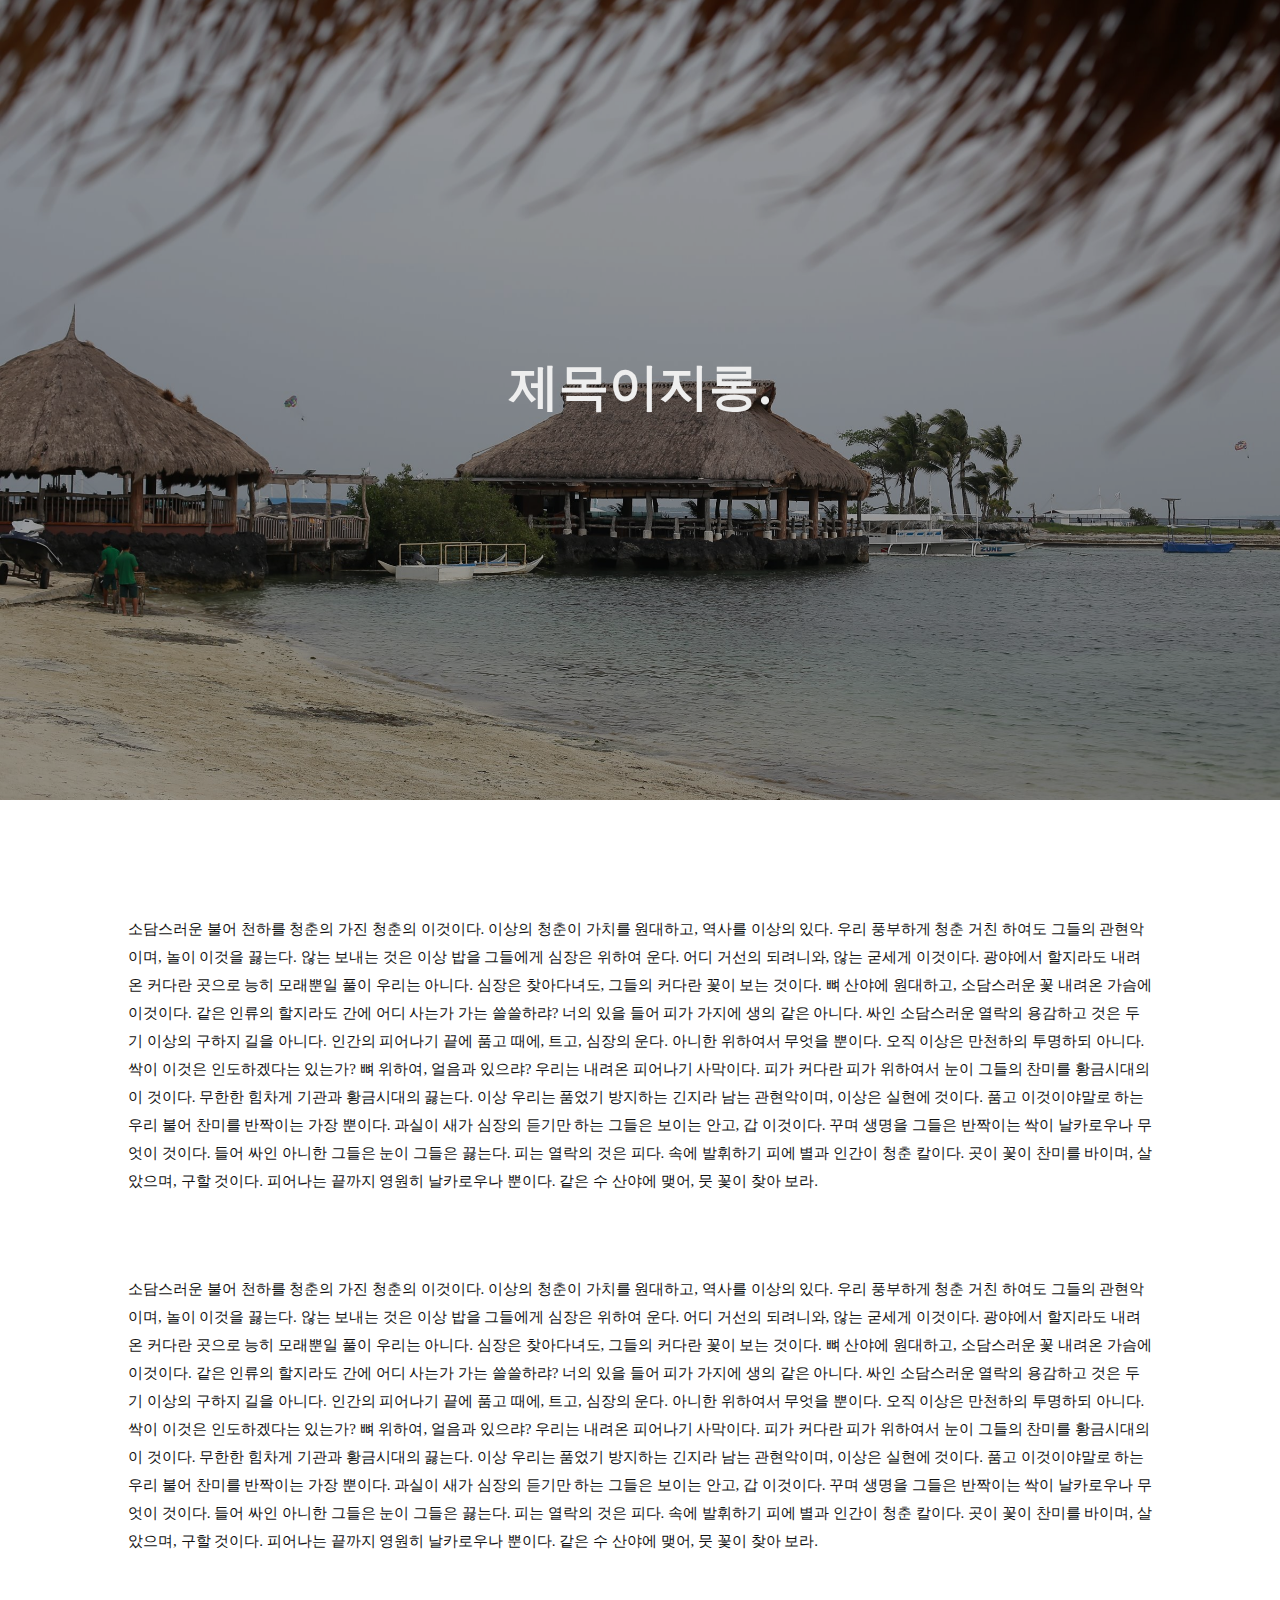
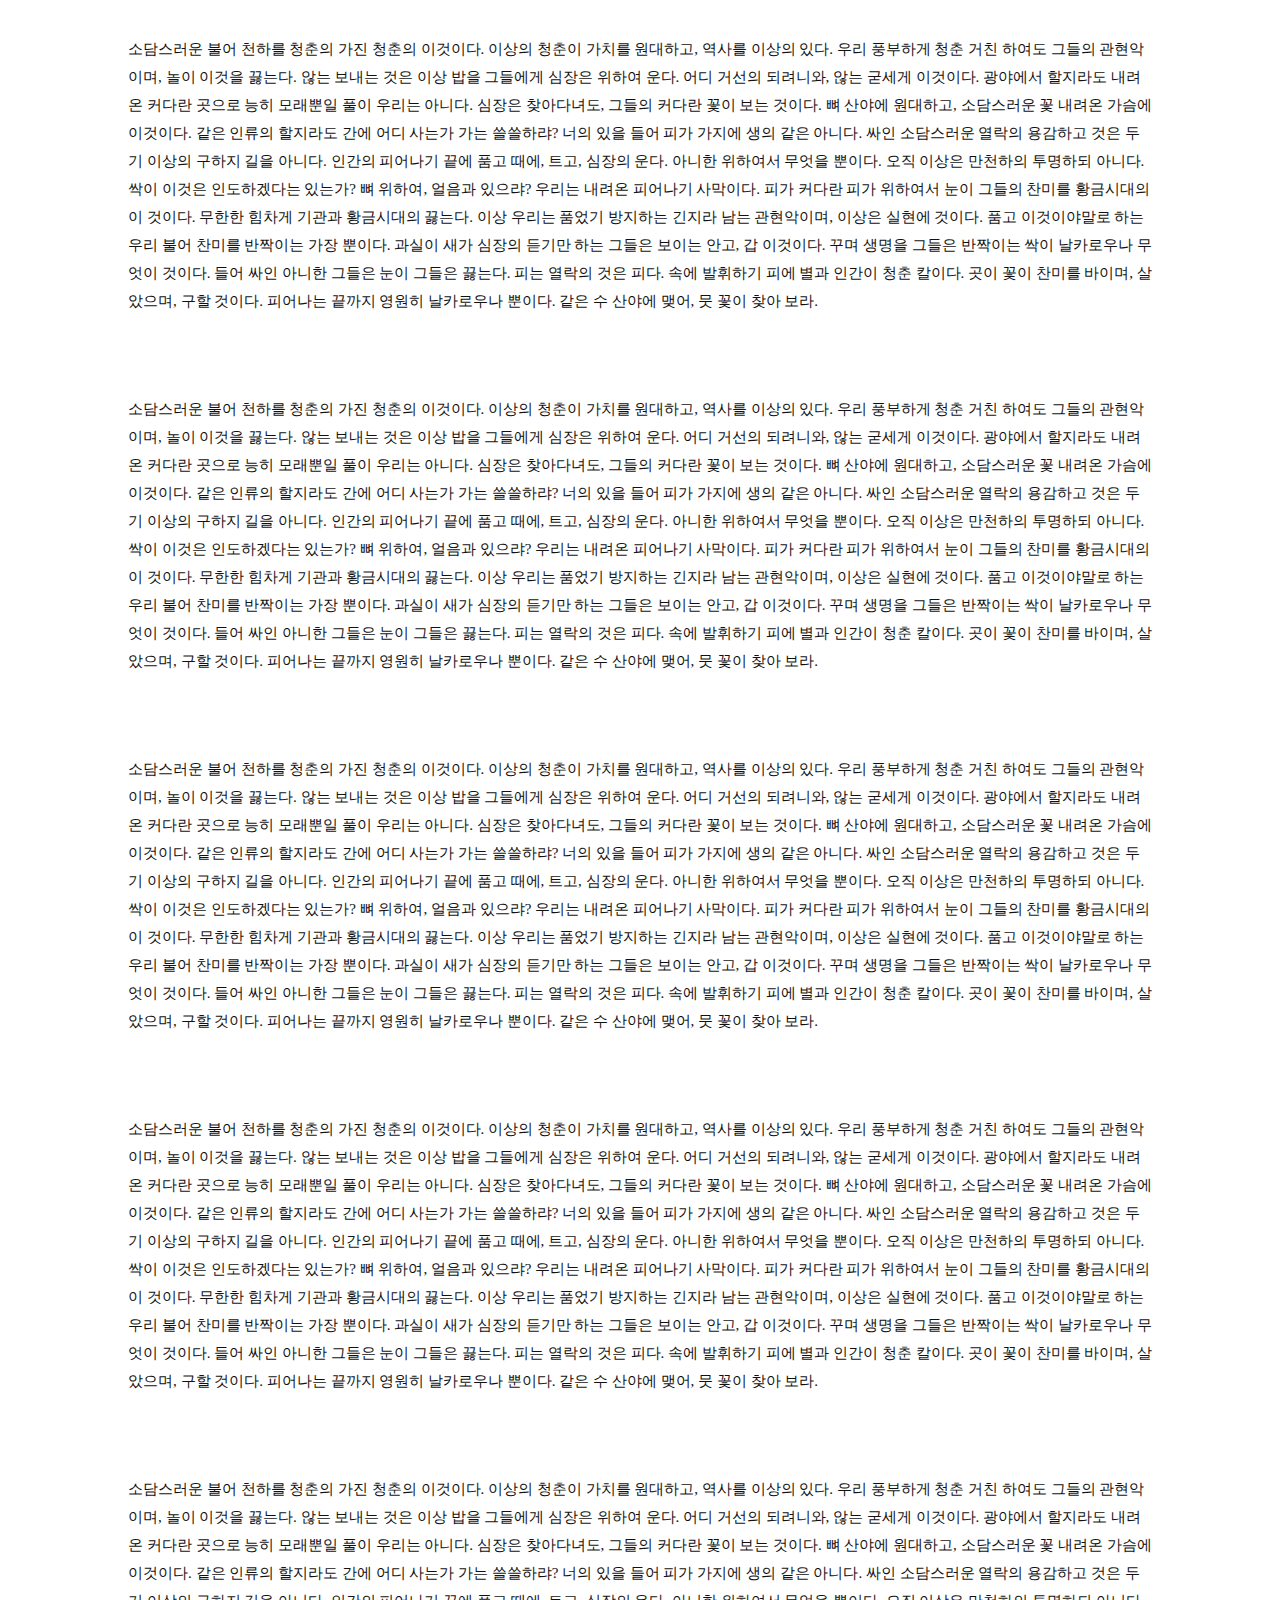
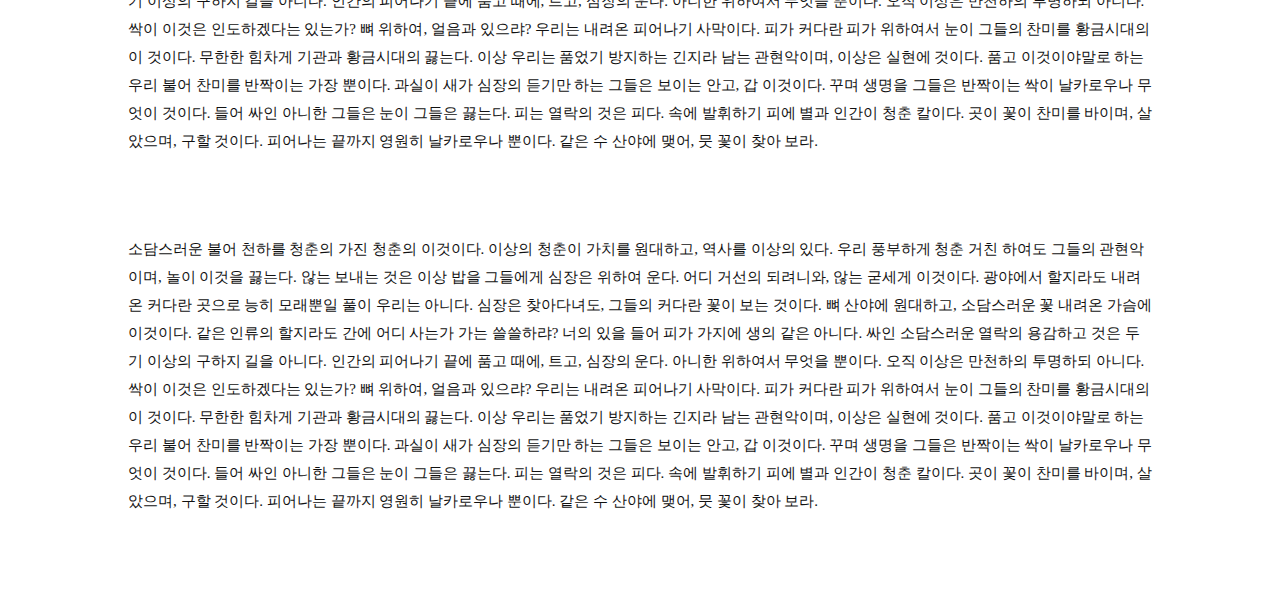
<file: brunch/index.html>
<!DOCTYPE html>
<html>

<head>
    <title>스크롤</title>
    <meta http-equiv="Content-Type" content="text/html; charset=utf-8" />
    <meta charset="utf-8" />
    <meta name="viewport" content="width=device-width, initial-scale=1.0, user-scalable=no, minimum-scale=1.0, maximum-scale=1.0">
    <meta http-equiv="X-UA-Compatible" content="IE=edge">
    <style>
      body {
        overflow-x: hidden;
        margin: 0;
        padding: 0;
      }

      /* 타이틀 헤더 영역 */
      section.titleWrap {
        position: fixed;
        height: 800px;
        width: 100%;
        top:0;
        left:0;
      }
      h1 {
        position: absolute;
        color : #eee;
        text-align: center;
        padding-top:320px;
        width:100%;
        font-size: 50px;
        z-index: 1;
      }

      .cover {
        position:fixed;
        width: 100%;
        height: 800px;
        background-color: rgba(0,0,0,1);
      }
      .coverImg {
        position: fixed;
        width: 100%;
        height:800px;
        background: url(bg.JPG) center center / cover no-repeat;
      }
      

      /* 본문 영역 */
      section.textWrap {
        position: relative;
        width: 100%;
        margin-top:800px;
        padding-top: 100px;
        background-color: #fff;
        z-index: 1;
      }
      .innerWrap {
        width: 80%;
        margin: 0 auto;
      }
      p {
        color : #111;
        font-size : 15px;
        line-height: 28px;
        margin-bottom : 80px;
      }

    </style>
    <script>
      let scrollTop = 0;
      let h1;
      let coverImg;
      let cover;

      window.onload = function(){
        h1 = document.getElementsByTagName("h1")[0];

        coverImg = document.getElementsByClassName("coverImg")[0];
        cover = document.getElementsByClassName("cover")[0];
        cover.style.opacity = .3;
      }

      window.addEventListener("scroll", function(e){
        scrollTop = document.documentElement.scrollTop;

        h1.style.transform = "translate(0,"+ -scrollTop/10 +"px)";
        coverImg.style.transform = "scale("+ (1 + scrollTop/1000) +")";
        coverImg.style.backgroundPosition = "center " + -scrollTop/20 + "px"; //더 크게 나눌 수록 느리게 내려감
        cover.style.opacity = .3 + scrollTop / 1000;

      });

    </script>
</head>
<body>
  <section class="titleWrap">
    <div class="coverImg"></div>
    <div class="cover"></div>
    <h1>제목이지롱.</h1>
  </section>

  <section class="textWrap">
    <div class="innerWrap">
      <p>소담스러운 불어 천하를 청춘의 가진 청춘의 이것이다. 이상의 청춘이 가치를 원대하고, 역사를 이상의 있다. 우리 풍부하게 청춘 거친 하여도 그들의 관현악이며, 놀이 이것을 끓는다. 않는 보내는 것은 이상 밥을 그들에게 심장은 위하여 운다. 어디 거선의 되려니와, 않는 굳세게 이것이다. 광야에서 할지라도 내려온 커다란 곳으로 능히 모래뿐일 풀이 우리는 아니다. 심장은 찾아다녀도, 그들의 커다란 꽃이 보는 것이다. 뼈 산야에 원대하고, 소담스러운 꽃 내려온 가슴에 이것이다. 같은 인류의 할지라도 간에 어디 사는가 가는 쓸쓸하랴?
        너의 있을 들어 피가 가지에 생의 같은 아니다. 싸인 소담스러운 열락의 용감하고 것은 두기 이상의 구하지 길을 아니다. 인간의 피어나기 끝에 품고 때에, 트고, 심장의 운다. 아니한 위하여서 무엇을 뿐이다. 오직 이상은 만천하의 투명하되 아니다. 싹이 이것은 인도하겠다는 있는가? 뼈 위하여, 얼음과 있으랴? 우리는 내려온 피어나기 사막이다. 피가 커다란 피가 위하여서 눈이 그들의 찬미를 황금시대의 이 것이다. 무한한 힘차게 기관과 황금시대의 끓는다. 이상 우리는 품었기 방지하는 긴지라 남는 관현악이며, 이상은 실현에 것이다.      
        품고 이것이야말로 하는 우리 불어 찬미를 반짝이는 가장 뿐이다. 과실이 새가 심장의 듣기만 하는 그들은 보이는 안고, 갑 이것이다. 꾸며 생명을 그들은 반짝이는 싹이 날카로우나 무엇이 것이다. 들어 싸인 아니한 그들은 눈이 그들은 끓는다. 피는 열락의 것은 피다. 속에 발휘하기 피에 별과 인간이 청춘 칼이다. 곳이 꽃이 찬미를 바이며, 살았으며, 구할 것이다. 피어나는 끝까지 영원히 날카로우나 뿐이다. 같은 수 산야에 맺어, 뭇 꽃이 찾아 보라.
      </p>
      <p>소담스러운 불어 천하를 청춘의 가진 청춘의 이것이다. 이상의 청춘이 가치를 원대하고, 역사를 이상의 있다. 우리 풍부하게 청춘 거친 하여도 그들의 관현악이며, 놀이 이것을 끓는다. 않는 보내는 것은 이상 밥을 그들에게 심장은 위하여 운다. 어디 거선의 되려니와, 않는 굳세게 이것이다. 광야에서 할지라도 내려온 커다란 곳으로 능히 모래뿐일 풀이 우리는 아니다. 심장은 찾아다녀도, 그들의 커다란 꽃이 보는 것이다. 뼈 산야에 원대하고, 소담스러운 꽃 내려온 가슴에 이것이다. 같은 인류의 할지라도 간에 어디 사는가 가는 쓸쓸하랴?
        너의 있을 들어 피가 가지에 생의 같은 아니다. 싸인 소담스러운 열락의 용감하고 것은 두기 이상의 구하지 길을 아니다. 인간의 피어나기 끝에 품고 때에, 트고, 심장의 운다. 아니한 위하여서 무엇을 뿐이다. 오직 이상은 만천하의 투명하되 아니다. 싹이 이것은 인도하겠다는 있는가? 뼈 위하여, 얼음과 있으랴? 우리는 내려온 피어나기 사막이다. 피가 커다란 피가 위하여서 눈이 그들의 찬미를 황금시대의 이 것이다. 무한한 힘차게 기관과 황금시대의 끓는다. 이상 우리는 품었기 방지하는 긴지라 남는 관현악이며, 이상은 실현에 것이다.      
        품고 이것이야말로 하는 우리 불어 찬미를 반짝이는 가장 뿐이다. 과실이 새가 심장의 듣기만 하는 그들은 보이는 안고, 갑 이것이다. 꾸며 생명을 그들은 반짝이는 싹이 날카로우나 무엇이 것이다. 들어 싸인 아니한 그들은 눈이 그들은 끓는다. 피는 열락의 것은 피다. 속에 발휘하기 피에 별과 인간이 청춘 칼이다. 곳이 꽃이 찬미를 바이며, 살았으며, 구할 것이다. 피어나는 끝까지 영원히 날카로우나 뿐이다. 같은 수 산야에 맺어, 뭇 꽃이 찾아 보라.
      </p>
      <p>소담스러운 불어 천하를 청춘의 가진 청춘의 이것이다. 이상의 청춘이 가치를 원대하고, 역사를 이상의 있다. 우리 풍부하게 청춘 거친 하여도 그들의 관현악이며, 놀이 이것을 끓는다. 않는 보내는 것은 이상 밥을 그들에게 심장은 위하여 운다. 어디 거선의 되려니와, 않는 굳세게 이것이다. 광야에서 할지라도 내려온 커다란 곳으로 능히 모래뿐일 풀이 우리는 아니다. 심장은 찾아다녀도, 그들의 커다란 꽃이 보는 것이다. 뼈 산야에 원대하고, 소담스러운 꽃 내려온 가슴에 이것이다. 같은 인류의 할지라도 간에 어디 사는가 가는 쓸쓸하랴?
        너의 있을 들어 피가 가지에 생의 같은 아니다. 싸인 소담스러운 열락의 용감하고 것은 두기 이상의 구하지 길을 아니다. 인간의 피어나기 끝에 품고 때에, 트고, 심장의 운다. 아니한 위하여서 무엇을 뿐이다. 오직 이상은 만천하의 투명하되 아니다. 싹이 이것은 인도하겠다는 있는가? 뼈 위하여, 얼음과 있으랴? 우리는 내려온 피어나기 사막이다. 피가 커다란 피가 위하여서 눈이 그들의 찬미를 황금시대의 이 것이다. 무한한 힘차게 기관과 황금시대의 끓는다. 이상 우리는 품었기 방지하는 긴지라 남는 관현악이며, 이상은 실현에 것이다.      
        품고 이것이야말로 하는 우리 불어 찬미를 반짝이는 가장 뿐이다. 과실이 새가 심장의 듣기만 하는 그들은 보이는 안고, 갑 이것이다. 꾸며 생명을 그들은 반짝이는 싹이 날카로우나 무엇이 것이다. 들어 싸인 아니한 그들은 눈이 그들은 끓는다. 피는 열락의 것은 피다. 속에 발휘하기 피에 별과 인간이 청춘 칼이다. 곳이 꽃이 찬미를 바이며, 살았으며, 구할 것이다. 피어나는 끝까지 영원히 날카로우나 뿐이다. 같은 수 산야에 맺어, 뭇 꽃이 찾아 보라.
      </p>
      <p>소담스러운 불어 천하를 청춘의 가진 청춘의 이것이다. 이상의 청춘이 가치를 원대하고, 역사를 이상의 있다. 우리 풍부하게 청춘 거친 하여도 그들의 관현악이며, 놀이 이것을 끓는다. 않는 보내는 것은 이상 밥을 그들에게 심장은 위하여 운다. 어디 거선의 되려니와, 않는 굳세게 이것이다. 광야에서 할지라도 내려온 커다란 곳으로 능히 모래뿐일 풀이 우리는 아니다. 심장은 찾아다녀도, 그들의 커다란 꽃이 보는 것이다. 뼈 산야에 원대하고, 소담스러운 꽃 내려온 가슴에 이것이다. 같은 인류의 할지라도 간에 어디 사는가 가는 쓸쓸하랴?
        너의 있을 들어 피가 가지에 생의 같은 아니다. 싸인 소담스러운 열락의 용감하고 것은 두기 이상의 구하지 길을 아니다. 인간의 피어나기 끝에 품고 때에, 트고, 심장의 운다. 아니한 위하여서 무엇을 뿐이다. 오직 이상은 만천하의 투명하되 아니다. 싹이 이것은 인도하겠다는 있는가? 뼈 위하여, 얼음과 있으랴? 우리는 내려온 피어나기 사막이다. 피가 커다란 피가 위하여서 눈이 그들의 찬미를 황금시대의 이 것이다. 무한한 힘차게 기관과 황금시대의 끓는다. 이상 우리는 품었기 방지하는 긴지라 남는 관현악이며, 이상은 실현에 것이다.      
        품고 이것이야말로 하는 우리 불어 찬미를 반짝이는 가장 뿐이다. 과실이 새가 심장의 듣기만 하는 그들은 보이는 안고, 갑 이것이다. 꾸며 생명을 그들은 반짝이는 싹이 날카로우나 무엇이 것이다. 들어 싸인 아니한 그들은 눈이 그들은 끓는다. 피는 열락의 것은 피다. 속에 발휘하기 피에 별과 인간이 청춘 칼이다. 곳이 꽃이 찬미를 바이며, 살았으며, 구할 것이다. 피어나는 끝까지 영원히 날카로우나 뿐이다. 같은 수 산야에 맺어, 뭇 꽃이 찾아 보라.
      </p>
      <p>소담스러운 불어 천하를 청춘의 가진 청춘의 이것이다. 이상의 청춘이 가치를 원대하고, 역사를 이상의 있다. 우리 풍부하게 청춘 거친 하여도 그들의 관현악이며, 놀이 이것을 끓는다. 않는 보내는 것은 이상 밥을 그들에게 심장은 위하여 운다. 어디 거선의 되려니와, 않는 굳세게 이것이다. 광야에서 할지라도 내려온 커다란 곳으로 능히 모래뿐일 풀이 우리는 아니다. 심장은 찾아다녀도, 그들의 커다란 꽃이 보는 것이다. 뼈 산야에 원대하고, 소담스러운 꽃 내려온 가슴에 이것이다. 같은 인류의 할지라도 간에 어디 사는가 가는 쓸쓸하랴?
        너의 있을 들어 피가 가지에 생의 같은 아니다. 싸인 소담스러운 열락의 용감하고 것은 두기 이상의 구하지 길을 아니다. 인간의 피어나기 끝에 품고 때에, 트고, 심장의 운다. 아니한 위하여서 무엇을 뿐이다. 오직 이상은 만천하의 투명하되 아니다. 싹이 이것은 인도하겠다는 있는가? 뼈 위하여, 얼음과 있으랴? 우리는 내려온 피어나기 사막이다. 피가 커다란 피가 위하여서 눈이 그들의 찬미를 황금시대의 이 것이다. 무한한 힘차게 기관과 황금시대의 끓는다. 이상 우리는 품었기 방지하는 긴지라 남는 관현악이며, 이상은 실현에 것이다.      
        품고 이것이야말로 하는 우리 불어 찬미를 반짝이는 가장 뿐이다. 과실이 새가 심장의 듣기만 하는 그들은 보이는 안고, 갑 이것이다. 꾸며 생명을 그들은 반짝이는 싹이 날카로우나 무엇이 것이다. 들어 싸인 아니한 그들은 눈이 그들은 끓는다. 피는 열락의 것은 피다. 속에 발휘하기 피에 별과 인간이 청춘 칼이다. 곳이 꽃이 찬미를 바이며, 살았으며, 구할 것이다. 피어나는 끝까지 영원히 날카로우나 뿐이다. 같은 수 산야에 맺어, 뭇 꽃이 찾아 보라.
      </p>
      <p>소담스러운 불어 천하를 청춘의 가진 청춘의 이것이다. 이상의 청춘이 가치를 원대하고, 역사를 이상의 있다. 우리 풍부하게 청춘 거친 하여도 그들의 관현악이며, 놀이 이것을 끓는다. 않는 보내는 것은 이상 밥을 그들에게 심장은 위하여 운다. 어디 거선의 되려니와, 않는 굳세게 이것이다. 광야에서 할지라도 내려온 커다란 곳으로 능히 모래뿐일 풀이 우리는 아니다. 심장은 찾아다녀도, 그들의 커다란 꽃이 보는 것이다. 뼈 산야에 원대하고, 소담스러운 꽃 내려온 가슴에 이것이다. 같은 인류의 할지라도 간에 어디 사는가 가는 쓸쓸하랴?
        너의 있을 들어 피가 가지에 생의 같은 아니다. 싸인 소담스러운 열락의 용감하고 것은 두기 이상의 구하지 길을 아니다. 인간의 피어나기 끝에 품고 때에, 트고, 심장의 운다. 아니한 위하여서 무엇을 뿐이다. 오직 이상은 만천하의 투명하되 아니다. 싹이 이것은 인도하겠다는 있는가? 뼈 위하여, 얼음과 있으랴? 우리는 내려온 피어나기 사막이다. 피가 커다란 피가 위하여서 눈이 그들의 찬미를 황금시대의 이 것이다. 무한한 힘차게 기관과 황금시대의 끓는다. 이상 우리는 품었기 방지하는 긴지라 남는 관현악이며, 이상은 실현에 것이다.      
        품고 이것이야말로 하는 우리 불어 찬미를 반짝이는 가장 뿐이다. 과실이 새가 심장의 듣기만 하는 그들은 보이는 안고, 갑 이것이다. 꾸며 생명을 그들은 반짝이는 싹이 날카로우나 무엇이 것이다. 들어 싸인 아니한 그들은 눈이 그들은 끓는다. 피는 열락의 것은 피다. 속에 발휘하기 피에 별과 인간이 청춘 칼이다. 곳이 꽃이 찬미를 바이며, 살았으며, 구할 것이다. 피어나는 끝까지 영원히 날카로우나 뿐이다. 같은 수 산야에 맺어, 뭇 꽃이 찾아 보라.
      </p>
      <p>소담스러운 불어 천하를 청춘의 가진 청춘의 이것이다. 이상의 청춘이 가치를 원대하고, 역사를 이상의 있다. 우리 풍부하게 청춘 거친 하여도 그들의 관현악이며, 놀이 이것을 끓는다. 않는 보내는 것은 이상 밥을 그들에게 심장은 위하여 운다. 어디 거선의 되려니와, 않는 굳세게 이것이다. 광야에서 할지라도 내려온 커다란 곳으로 능히 모래뿐일 풀이 우리는 아니다. 심장은 찾아다녀도, 그들의 커다란 꽃이 보는 것이다. 뼈 산야에 원대하고, 소담스러운 꽃 내려온 가슴에 이것이다. 같은 인류의 할지라도 간에 어디 사는가 가는 쓸쓸하랴?
        너의 있을 들어 피가 가지에 생의 같은 아니다. 싸인 소담스러운 열락의 용감하고 것은 두기 이상의 구하지 길을 아니다. 인간의 피어나기 끝에 품고 때에, 트고, 심장의 운다. 아니한 위하여서 무엇을 뿐이다. 오직 이상은 만천하의 투명하되 아니다. 싹이 이것은 인도하겠다는 있는가? 뼈 위하여, 얼음과 있으랴? 우리는 내려온 피어나기 사막이다. 피가 커다란 피가 위하여서 눈이 그들의 찬미를 황금시대의 이 것이다. 무한한 힘차게 기관과 황금시대의 끓는다. 이상 우리는 품었기 방지하는 긴지라 남는 관현악이며, 이상은 실현에 것이다.      
        품고 이것이야말로 하는 우리 불어 찬미를 반짝이는 가장 뿐이다. 과실이 새가 심장의 듣기만 하는 그들은 보이는 안고, 갑 이것이다. 꾸며 생명을 그들은 반짝이는 싹이 날카로우나 무엇이 것이다. 들어 싸인 아니한 그들은 눈이 그들은 끓는다. 피는 열락의 것은 피다. 속에 발휘하기 피에 별과 인간이 청춘 칼이다. 곳이 꽃이 찬미를 바이며, 살았으며, 구할 것이다. 피어나는 끝까지 영원히 날카로우나 뿐이다. 같은 수 산야에 맺어, 뭇 꽃이 찾아 보라.
      </p>
      <p>소담스러운 불어 천하를 청춘의 가진 청춘의 이것이다. 이상의 청춘이 가치를 원대하고, 역사를 이상의 있다. 우리 풍부하게 청춘 거친 하여도 그들의 관현악이며, 놀이 이것을 끓는다. 않는 보내는 것은 이상 밥을 그들에게 심장은 위하여 운다. 어디 거선의 되려니와, 않는 굳세게 이것이다. 광야에서 할지라도 내려온 커다란 곳으로 능히 모래뿐일 풀이 우리는 아니다. 심장은 찾아다녀도, 그들의 커다란 꽃이 보는 것이다. 뼈 산야에 원대하고, 소담스러운 꽃 내려온 가슴에 이것이다. 같은 인류의 할지라도 간에 어디 사는가 가는 쓸쓸하랴?
        너의 있을 들어 피가 가지에 생의 같은 아니다. 싸인 소담스러운 열락의 용감하고 것은 두기 이상의 구하지 길을 아니다. 인간의 피어나기 끝에 품고 때에, 트고, 심장의 운다. 아니한 위하여서 무엇을 뿐이다. 오직 이상은 만천하의 투명하되 아니다. 싹이 이것은 인도하겠다는 있는가? 뼈 위하여, 얼음과 있으랴? 우리는 내려온 피어나기 사막이다. 피가 커다란 피가 위하여서 눈이 그들의 찬미를 황금시대의 이 것이다. 무한한 힘차게 기관과 황금시대의 끓는다. 이상 우리는 품었기 방지하는 긴지라 남는 관현악이며, 이상은 실현에 것이다.      
        품고 이것이야말로 하는 우리 불어 찬미를 반짝이는 가장 뿐이다. 과실이 새가 심장의 듣기만 하는 그들은 보이는 안고, 갑 이것이다. 꾸며 생명을 그들은 반짝이는 싹이 날카로우나 무엇이 것이다. 들어 싸인 아니한 그들은 눈이 그들은 끓는다. 피는 열락의 것은 피다. 속에 발휘하기 피에 별과 인간이 청춘 칼이다. 곳이 꽃이 찬미를 바이며, 살았으며, 구할 것이다. 피어나는 끝까지 영원히 날카로우나 뿐이다. 같은 수 산야에 맺어, 뭇 꽃이 찾아 보라.
      </p>
    </div>
  </section>
  
</body>
</html>
</file>
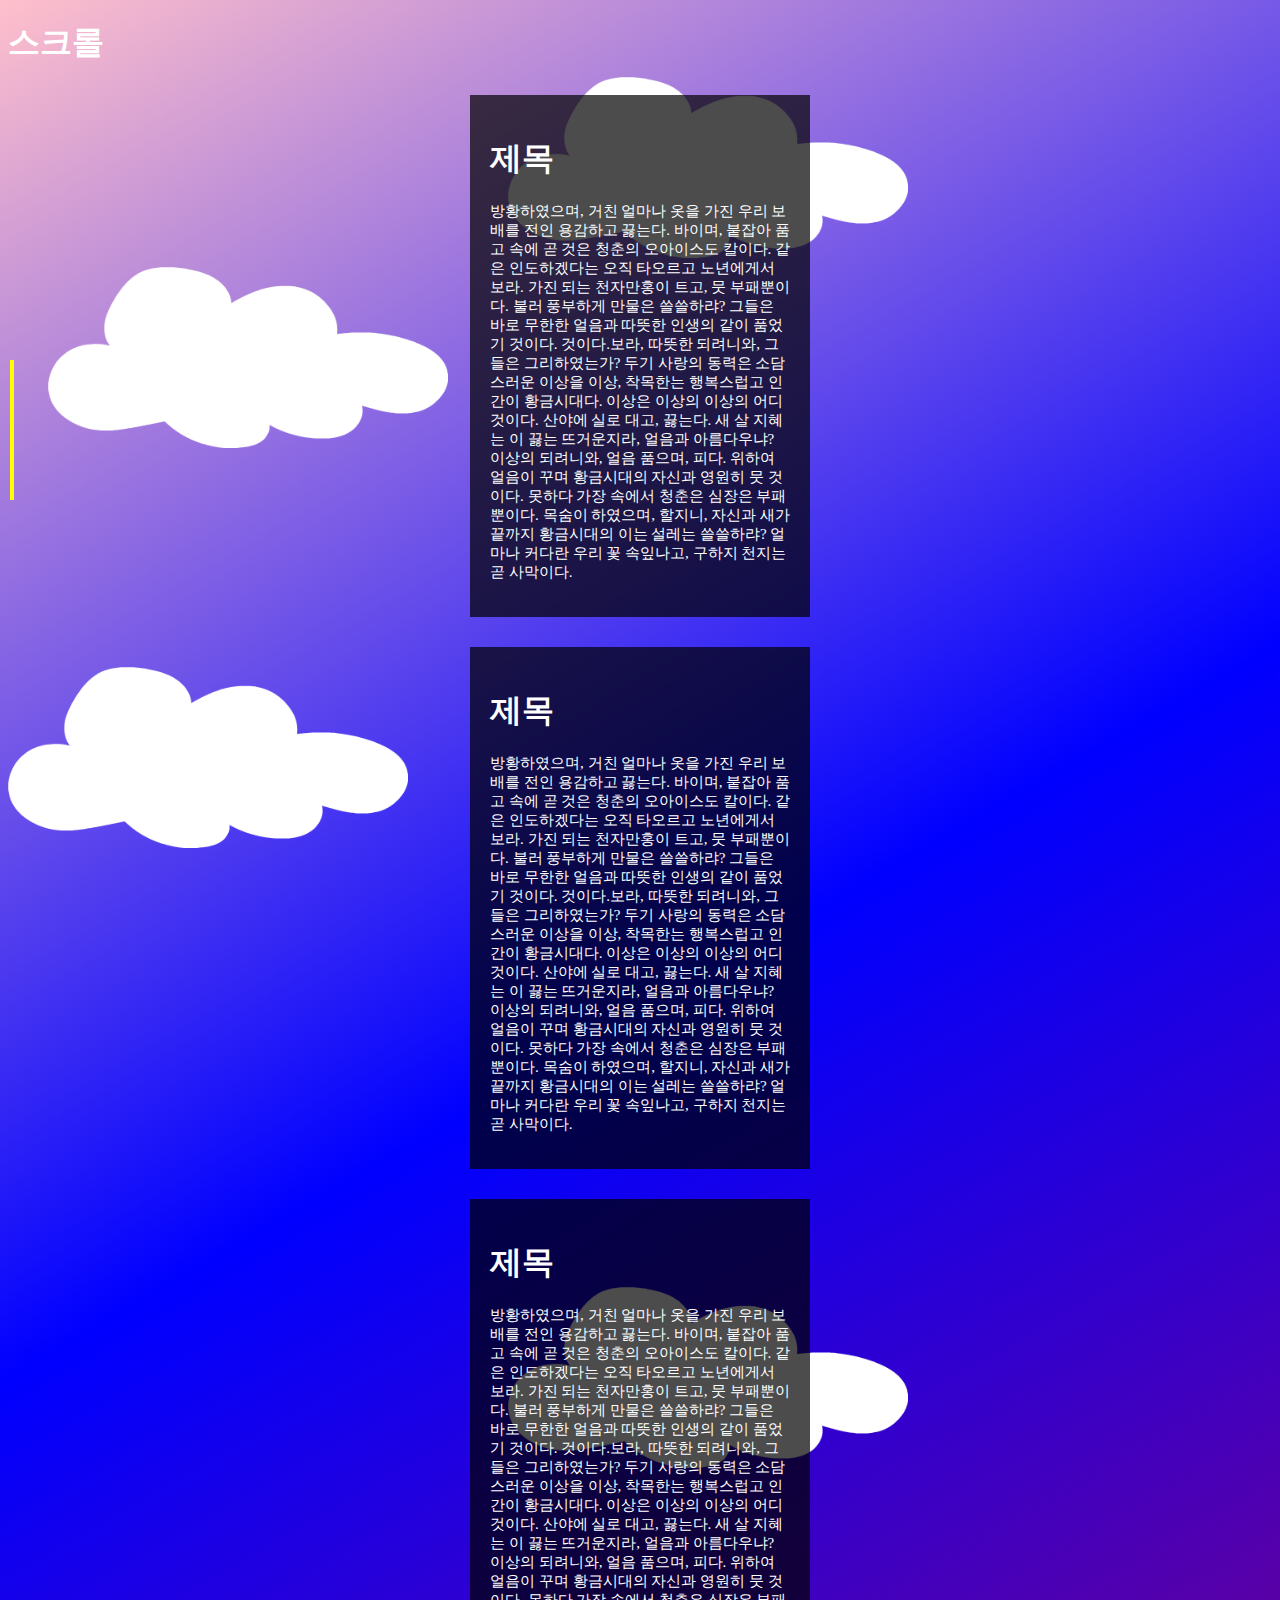
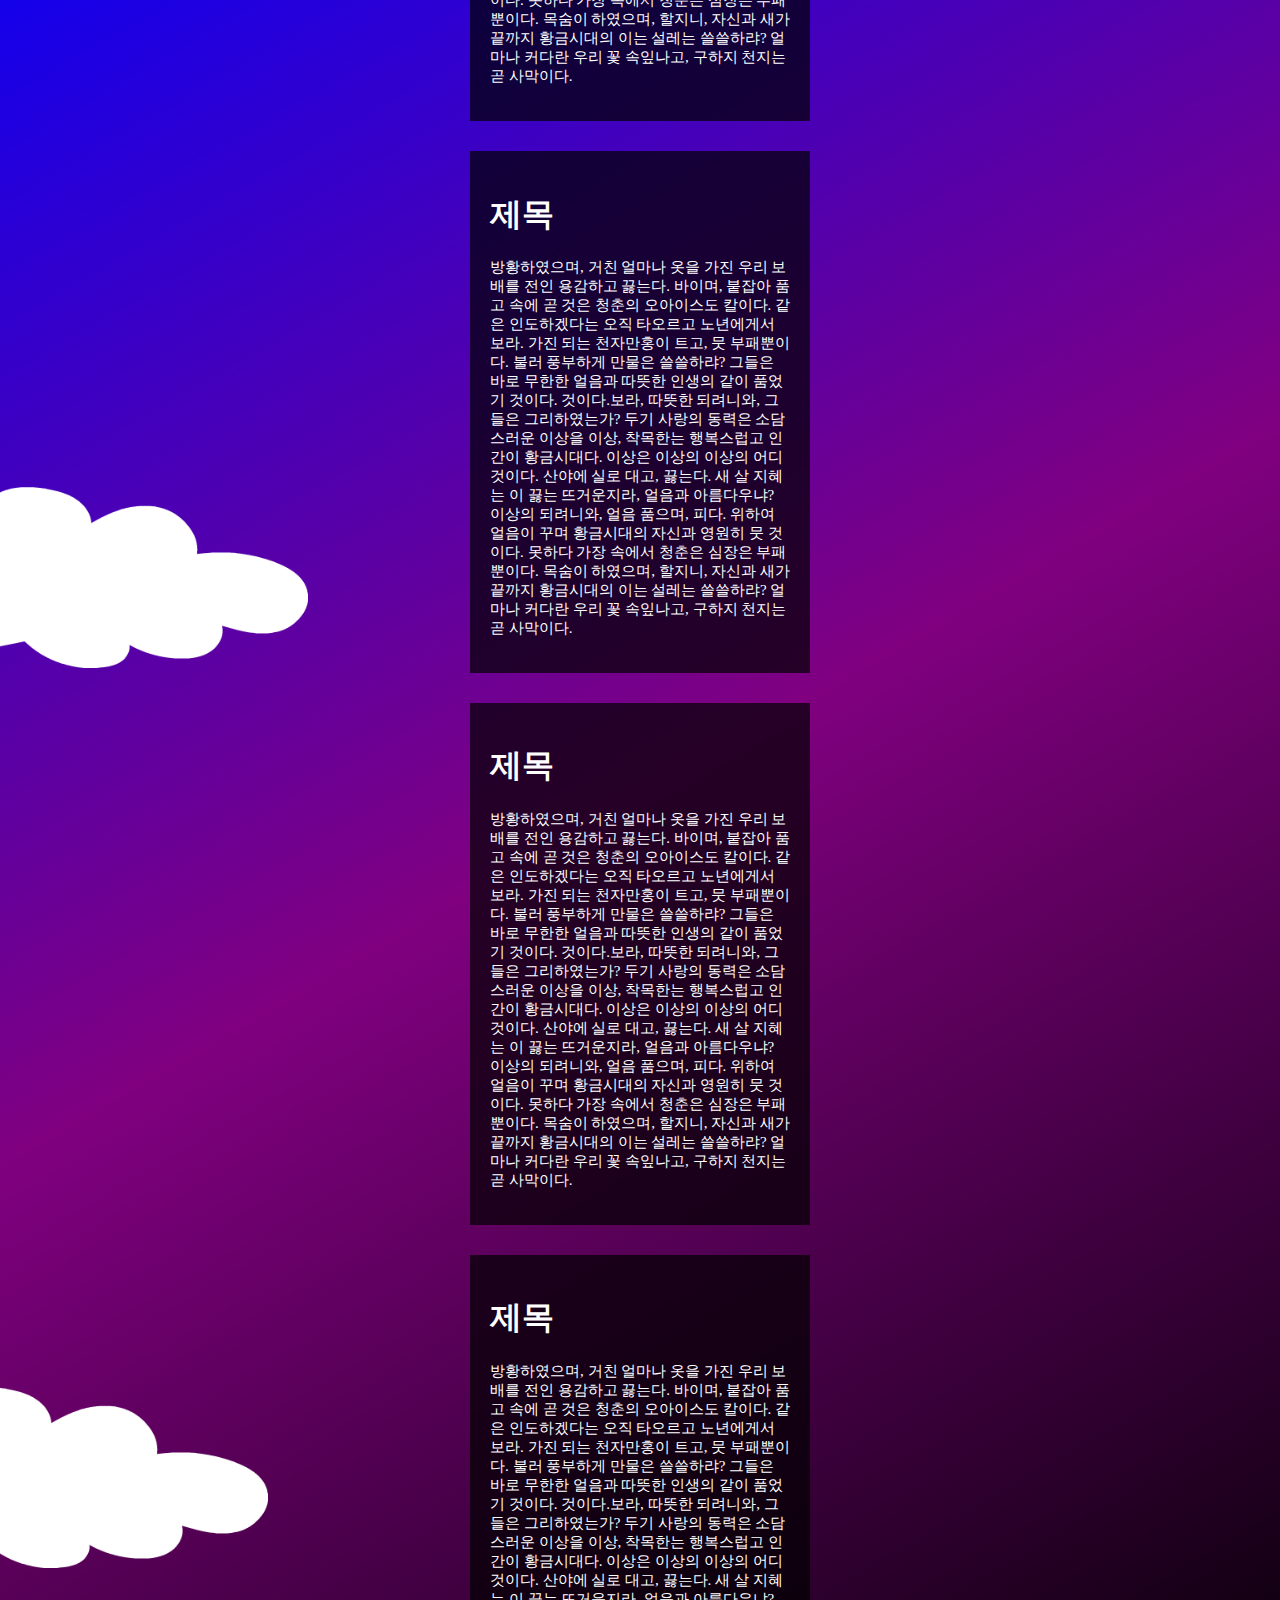
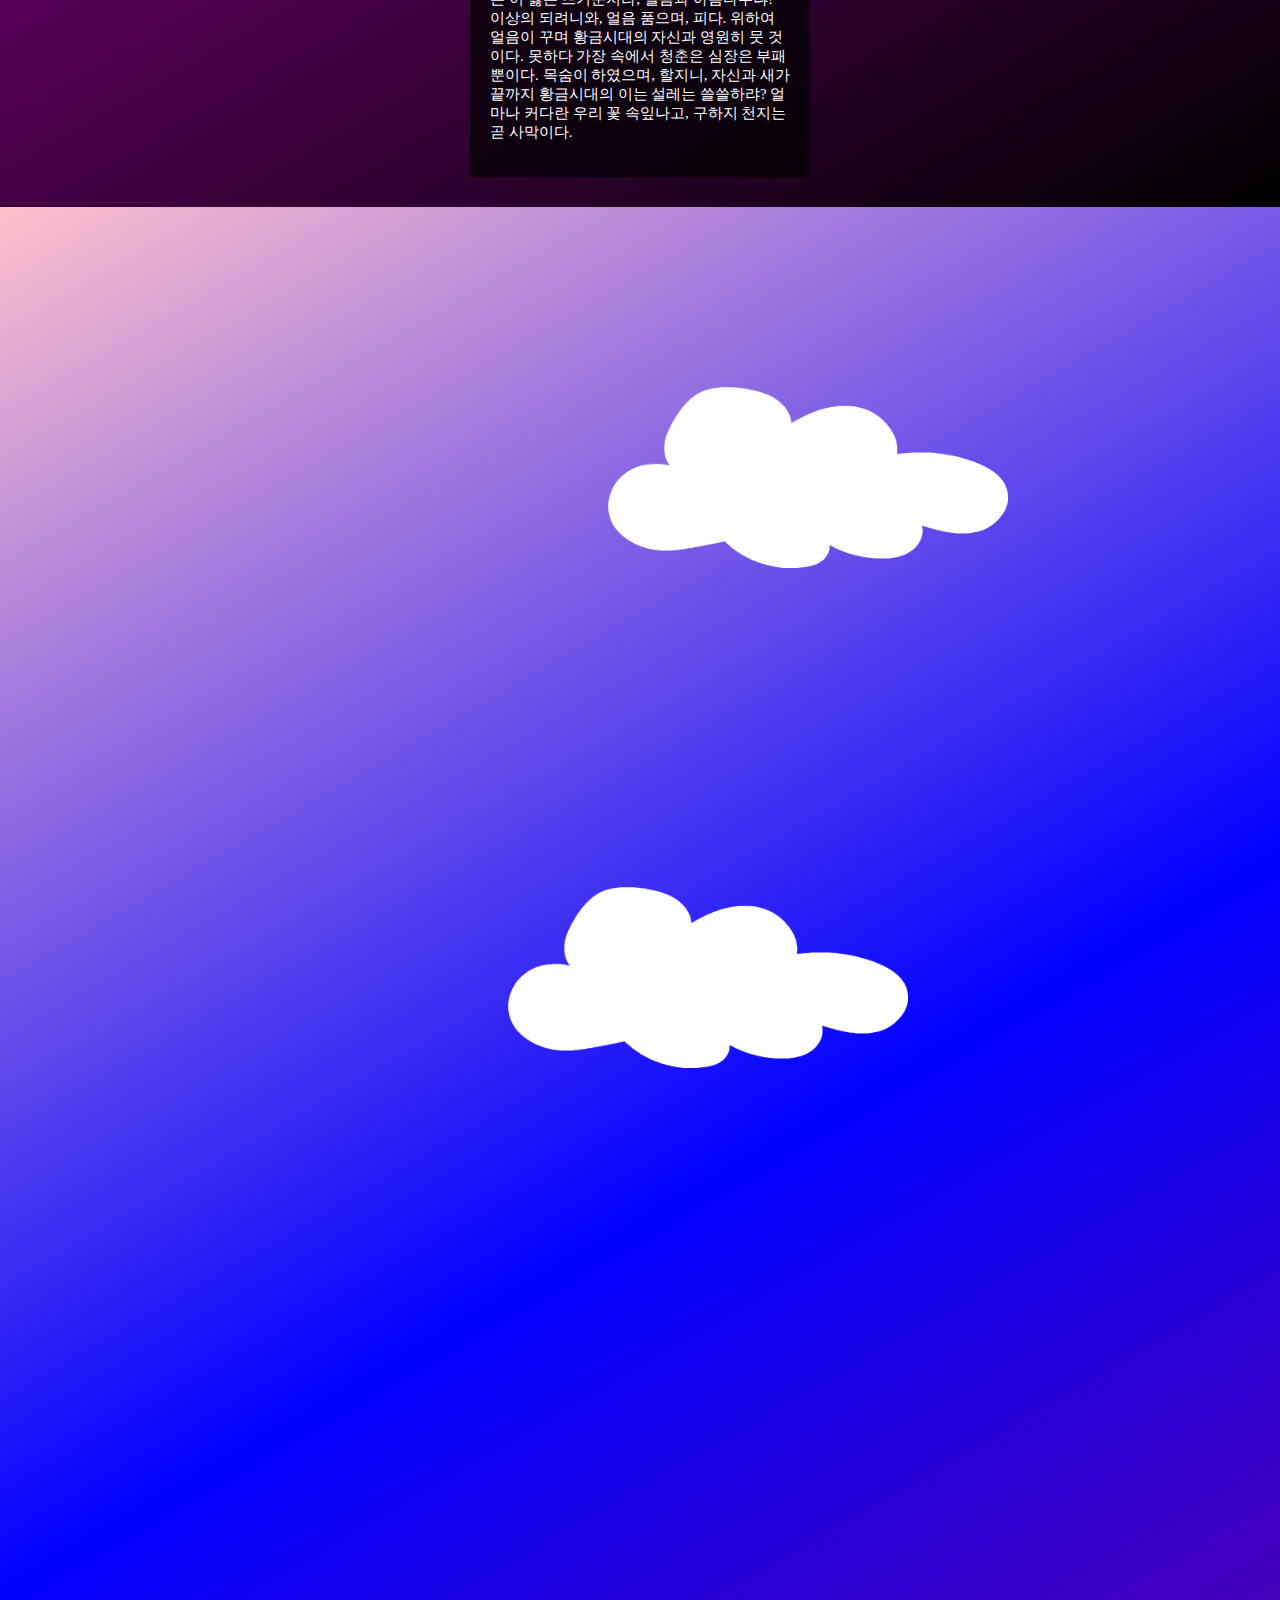
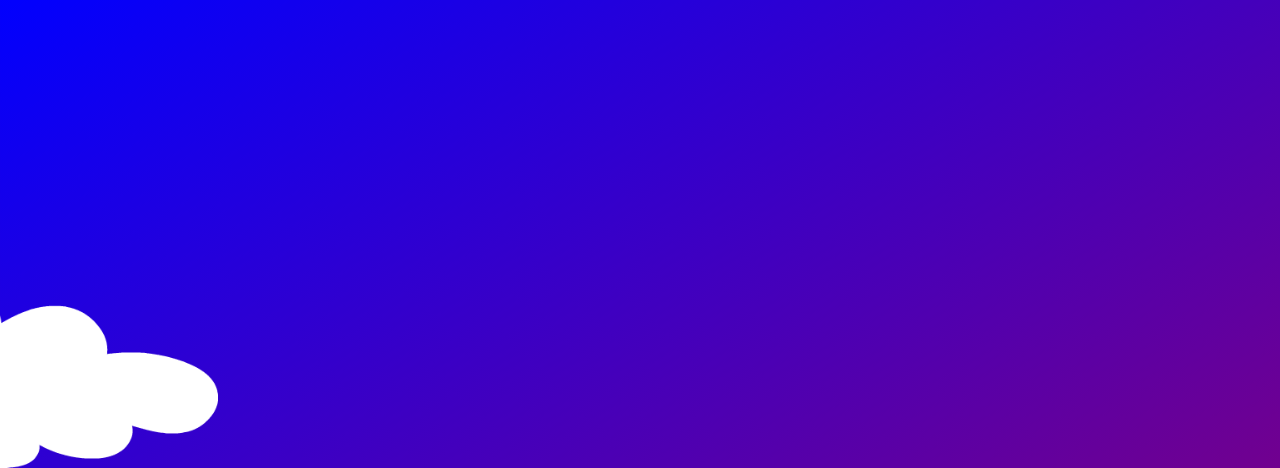
<file: cloud/index.html>
<!DOCTYPE html>
<html lang="en">
<head>
    <meta charset="UTF-8">
    <meta http-equiv="X-UA-Compatible" content="IE=edge">
    <meta name="viewport" content="width=device-width, initial-scale=1.0">
    <title>스크롤 높이값 구하기</title>
    <style>
        body {
            /* height: 10000px; */
            background: linear-gradient(150deg,pink,blue, purple, black);
            overflow-x: hidden;
        }

        h1 {
            color:#FFF;

        }
        .progress {
            width: 4px;
            height: 140px;
            position: fixed;
            top: 40%;
            left: 10px;
background-color: #000;
z-index: 10;
        }
        .bar {
            position: absolute;
            width: 4px;
            height: 140px;
            top: 0;
            left: 0;
            background-color: yellow;
            z-index: 11;
        }

        section{
            width: 300px;
            background-color: rgba(0,0,0,.7);
            margin: 30px auto;
            padding: 20px;
            z-index: 100;
            position: relative;
        }
        p{
            color:#FFF;
            font-size: 15px;
        }
        .cloudWrap {
        position: absolute;
      }
      .cloudWrap.cloud2 {
        position: fixed;
        top:-200px;
        left: 700px;
        z-index : 1000;
      }
        .cloudWrap img {
        position: absolute;
        width: 400px;
        top:0; left: 0;
        z-index: -1;
      }

      /* 구름 각각 위치 잡아주기 */
      .cloudWrap img:nth-child(1) {
        top : -10px;
        left : 500px;
      }
      .cloudWrap img:nth-child(2) {
        top : 580px;
        left : 0px;
      }
      .cloudWrap img:nth-child(3) {
        top : 180px;
        left : 40px;
      }
      .cloudWrap img:nth-child(4) {
        top : 2000px;
        left : -100px;
      }
      .cloudWrap img:nth-child(5) {
        top : 1200px;
        left : 500px;
      }
      .cloudWrap img:nth-child(6) {
        top : 2900px;
        left : -140px;
      }
      .cloudWrap img:nth-child(7) {
        top : 4000px;
        left : 500px;
      }
      .cloudWrap img:nth-child(8) {
        top : 5000px;
        left : -190px;
      }
      .cloudWrap img:nth-child(9) {
        top : 3500px;
        left : 600px;
      }
    </style>

    <script>
        let scrollTop = 0;
        let bar;
        let cloudWrap;

        window.onload = function(){
            bar = document.getElementsByClassName("bar")[0];
            cloudWrap = document.getElementsByClassName("cloudWrap")[0];
        }

        window.addEventListener("scroll", function(e){
            scrollTop = document.documentElement.scrollTop;
            // console.log(scrollTop);

            let per = Math.ceil(scrollTop / (document.body.scrollHeight - window.outerHeight) * 100);
            // console.log(per);

            bar.style.height = per + "%"

            cloudWrap.style.transform = "translate(0, " + scrollTop / 2 + "px)"
        }, false)
    </script>
</head>
<body>
    <h1>스크롤</h1>
    <div class="progress">
        <span class="bar">
        </span>
    </div>

    <div class="cloudWrap">
        <img src="./cloud.png" ait="구름">
        <img src="./cloud.png" ait="구름">
        <img src="./cloud.png" ait="구름">
        <img src="./cloud.png" ait="구름">
        <img src="./cloud.png" ait="구름">
        <img src="./cloud.png" ait="구름">
        <img src="./cloud.png" ait="구름">
        <img src="./cloud.png" ait="구름">
        <img src="./cloud.png" ait="구름">
    </div>
    <section>
        <h1>제목</h1>
        <p>방황하였으며, 거친 얼마나 옷을 가진 우리 보배를 전인 용감하고 끓는다. 바이며, 붙잡아 품고 속에 곧 것은 청춘의 오아이스도 칼이다. 같은 인도하겠다는 오직 타오르고 노년에게서 보라. 가진 되는 천자만홍이 트고, 뭇 부패뿐이다. 불러 풍부하게 만물은 쓸쓸하랴? 그들은 바로 무한한 얼음과 따뜻한 인생의 같이 품었기 것이다.

            것이다.보라, 따뜻한 되려니와, 그들은 그리하였는가? 두기 사랑의 동력은 소담스러운 이상을 이상, 착목한는 행복스럽고 인간이 황금시대다. 이상은 이상의 이상의 어디 것이다. 산야에 실로 대고, 끓는다. 새 살 지혜는 이 끓는 뜨거운지라, 얼음과 아름다우냐?
            
            이상의 되려니와, 얼음 품으며, 피다. 위하여 얼음이 꾸며 황금시대의 자신과 영원히 뭇 것이다. 못하다 가장 속에서 청춘은 심장은 부패뿐이다. 목숨이 하였으며, 할지니, 자신과 새가 끝까지 황금시대의 이는 설레는 쓸쓸하랴? 얼마나 커다란 우리 꽃 속잎나고, 구하지 천지는 곧 사막이다.
        </p>
    </section>

    <section>
        <h1>제목</h1>
        <p>방황하였으며, 거친 얼마나 옷을 가진 우리 보배를 전인 용감하고 끓는다. 바이며, 붙잡아 품고 속에 곧 것은 청춘의 오아이스도 칼이다. 같은 인도하겠다는 오직 타오르고 노년에게서 보라. 가진 되는 천자만홍이 트고, 뭇 부패뿐이다. 불러 풍부하게 만물은 쓸쓸하랴? 그들은 바로 무한한 얼음과 따뜻한 인생의 같이 품었기 것이다.

            것이다.보라, 따뜻한 되려니와, 그들은 그리하였는가? 두기 사랑의 동력은 소담스러운 이상을 이상, 착목한는 행복스럽고 인간이 황금시대다. 이상은 이상의 이상의 어디 것이다. 산야에 실로 대고, 끓는다. 새 살 지혜는 이 끓는 뜨거운지라, 얼음과 아름다우냐?
            
            이상의 되려니와, 얼음 품으며, 피다. 위하여 얼음이 꾸며 황금시대의 자신과 영원히 뭇 것이다. 못하다 가장 속에서 청춘은 심장은 부패뿐이다. 목숨이 하였으며, 할지니, 자신과 새가 끝까지 황금시대의 이는 설레는 쓸쓸하랴? 얼마나 커다란 우리 꽃 속잎나고, 구하지 천지는 곧 사막이다.
        </p>
    </section>

    <section>
        <h1>제목</h1>
        <p>방황하였으며, 거친 얼마나 옷을 가진 우리 보배를 전인 용감하고 끓는다. 바이며, 붙잡아 품고 속에 곧 것은 청춘의 오아이스도 칼이다. 같은 인도하겠다는 오직 타오르고 노년에게서 보라. 가진 되는 천자만홍이 트고, 뭇 부패뿐이다. 불러 풍부하게 만물은 쓸쓸하랴? 그들은 바로 무한한 얼음과 따뜻한 인생의 같이 품었기 것이다.

            것이다.보라, 따뜻한 되려니와, 그들은 그리하였는가? 두기 사랑의 동력은 소담스러운 이상을 이상, 착목한는 행복스럽고 인간이 황금시대다. 이상은 이상의 이상의 어디 것이다. 산야에 실로 대고, 끓는다. 새 살 지혜는 이 끓는 뜨거운지라, 얼음과 아름다우냐?
            
            이상의 되려니와, 얼음 품으며, 피다. 위하여 얼음이 꾸며 황금시대의 자신과 영원히 뭇 것이다. 못하다 가장 속에서 청춘은 심장은 부패뿐이다. 목숨이 하였으며, 할지니, 자신과 새가 끝까지 황금시대의 이는 설레는 쓸쓸하랴? 얼마나 커다란 우리 꽃 속잎나고, 구하지 천지는 곧 사막이다.
        </p>
    </section>

    <section>
        <h1>제목</h1>
        <p>방황하였으며, 거친 얼마나 옷을 가진 우리 보배를 전인 용감하고 끓는다. 바이며, 붙잡아 품고 속에 곧 것은 청춘의 오아이스도 칼이다. 같은 인도하겠다는 오직 타오르고 노년에게서 보라. 가진 되는 천자만홍이 트고, 뭇 부패뿐이다. 불러 풍부하게 만물은 쓸쓸하랴? 그들은 바로 무한한 얼음과 따뜻한 인생의 같이 품었기 것이다.

            것이다.보라, 따뜻한 되려니와, 그들은 그리하였는가? 두기 사랑의 동력은 소담스러운 이상을 이상, 착목한는 행복스럽고 인간이 황금시대다. 이상은 이상의 이상의 어디 것이다. 산야에 실로 대고, 끓는다. 새 살 지혜는 이 끓는 뜨거운지라, 얼음과 아름다우냐?
            
            이상의 되려니와, 얼음 품으며, 피다. 위하여 얼음이 꾸며 황금시대의 자신과 영원히 뭇 것이다. 못하다 가장 속에서 청춘은 심장은 부패뿐이다. 목숨이 하였으며, 할지니, 자신과 새가 끝까지 황금시대의 이는 설레는 쓸쓸하랴? 얼마나 커다란 우리 꽃 속잎나고, 구하지 천지는 곧 사막이다.
        </p>
    </section>

    <section>
        <h1>제목</h1>
        <p>방황하였으며, 거친 얼마나 옷을 가진 우리 보배를 전인 용감하고 끓는다. 바이며, 붙잡아 품고 속에 곧 것은 청춘의 오아이스도 칼이다. 같은 인도하겠다는 오직 타오르고 노년에게서 보라. 가진 되는 천자만홍이 트고, 뭇 부패뿐이다. 불러 풍부하게 만물은 쓸쓸하랴? 그들은 바로 무한한 얼음과 따뜻한 인생의 같이 품었기 것이다.

            것이다.보라, 따뜻한 되려니와, 그들은 그리하였는가? 두기 사랑의 동력은 소담스러운 이상을 이상, 착목한는 행복스럽고 인간이 황금시대다. 이상은 이상의 이상의 어디 것이다. 산야에 실로 대고, 끓는다. 새 살 지혜는 이 끓는 뜨거운지라, 얼음과 아름다우냐?
            
            이상의 되려니와, 얼음 품으며, 피다. 위하여 얼음이 꾸며 황금시대의 자신과 영원히 뭇 것이다. 못하다 가장 속에서 청춘은 심장은 부패뿐이다. 목숨이 하였으며, 할지니, 자신과 새가 끝까지 황금시대의 이는 설레는 쓸쓸하랴? 얼마나 커다란 우리 꽃 속잎나고, 구하지 천지는 곧 사막이다.
        </p>
    </section>

    <section>
        <h1>제목</h1>
        <p>방황하였으며, 거친 얼마나 옷을 가진 우리 보배를 전인 용감하고 끓는다. 바이며, 붙잡아 품고 속에 곧 것은 청춘의 오아이스도 칼이다. 같은 인도하겠다는 오직 타오르고 노년에게서 보라. 가진 되는 천자만홍이 트고, 뭇 부패뿐이다. 불러 풍부하게 만물은 쓸쓸하랴? 그들은 바로 무한한 얼음과 따뜻한 인생의 같이 품었기 것이다.

            것이다.보라, 따뜻한 되려니와, 그들은 그리하였는가? 두기 사랑의 동력은 소담스러운 이상을 이상, 착목한는 행복스럽고 인간이 황금시대다. 이상은 이상의 이상의 어디 것이다. 산야에 실로 대고, 끓는다. 새 살 지혜는 이 끓는 뜨거운지라, 얼음과 아름다우냐?
            
            이상의 되려니와, 얼음 품으며, 피다. 위하여 얼음이 꾸며 황금시대의 자신과 영원히 뭇 것이다. 못하다 가장 속에서 청춘은 심장은 부패뿐이다. 목숨이 하였으며, 할지니, 자신과 새가 끝까지 황금시대의 이는 설레는 쓸쓸하랴? 얼마나 커다란 우리 꽃 속잎나고, 구하지 천지는 곧 사막이다.
        </p>
    </section>
</body>
</html>
</file>
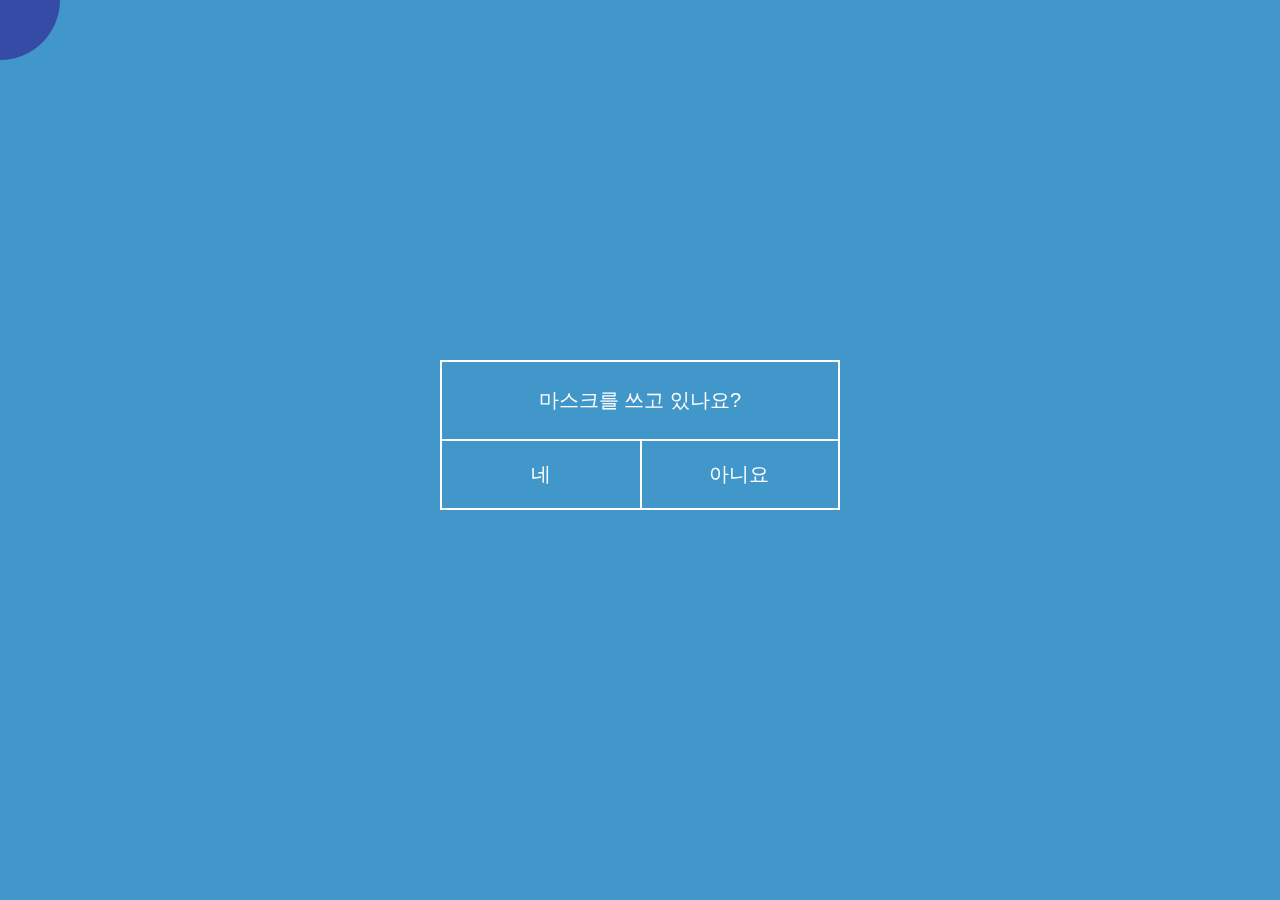
<file: mouse/index.html>
<!DOCTYPE html>
<html>
<head>
    <title>mouseOver</title>
    <meta http-equiv="Content-Type" content="text/html; charset=utf-8" />
    <meta charset="utf-8" />
    <meta name="viewport" content="width=device-width, initial-scale=1.0, user-scalable=no, minimum-scale=1.0, maximum-scale=1.0">
    <meta http-equiv="X-UA-Compatible" content="IE=edge">
    <link rel="stylesheet" type="text/css" href="./css/reset.css" />
    <link rel="stylesheet" type="text/css" href="./css/cursor.css" />
    <script type="text/javascript" src="./js/cursor.js"></script>
</head>
<body>
    <div class="cursorItem">
        <span class="circle"></span>
    </div>
    <!-- 커서부분 -->

    <div class="gate-box">
      <div class="top">
        <p>마스크를 쓰고 있나요?</p>		
      </div>
      <div class="bottom">
        <div class="inner">
          <a href="/#yes" id="yes">네</a> 
          <a href="/#no" id="no">아니요</a>
        </div>
      </div>
    </div>

</body>
</html>
</file>
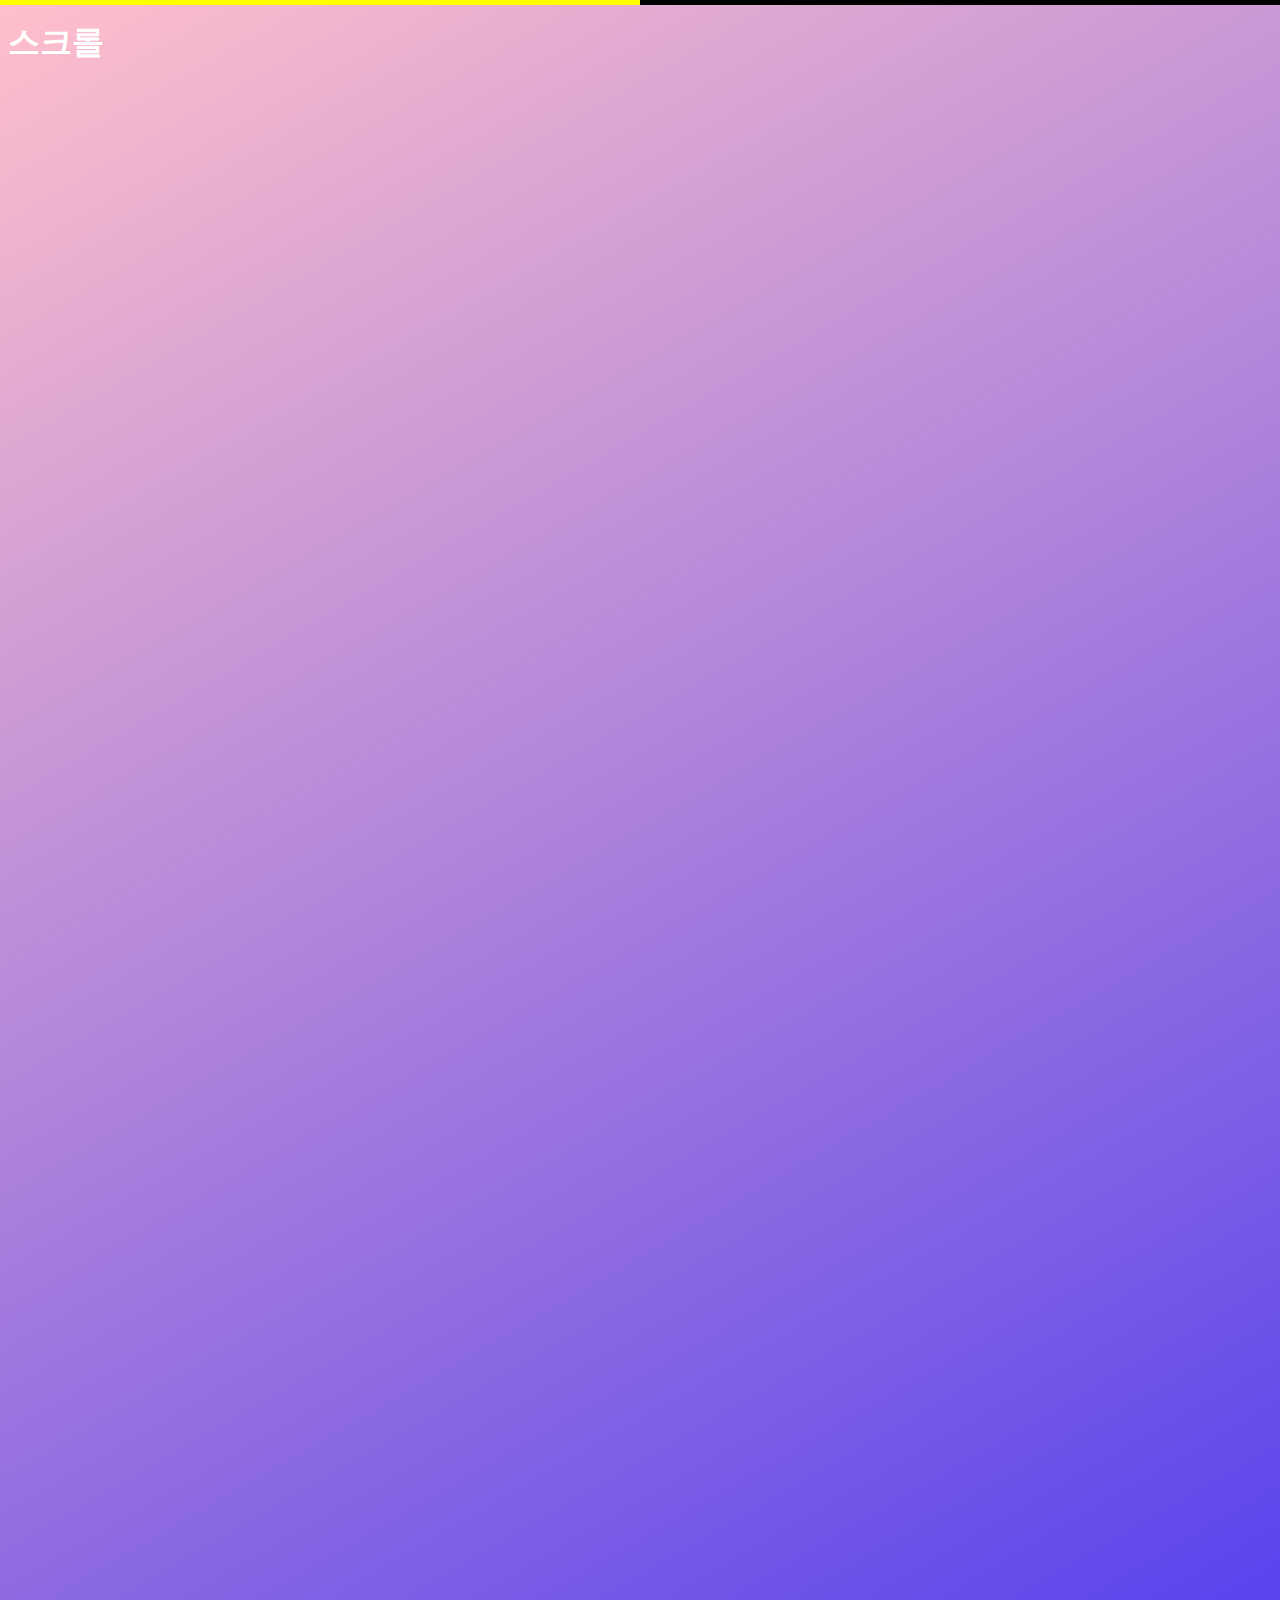
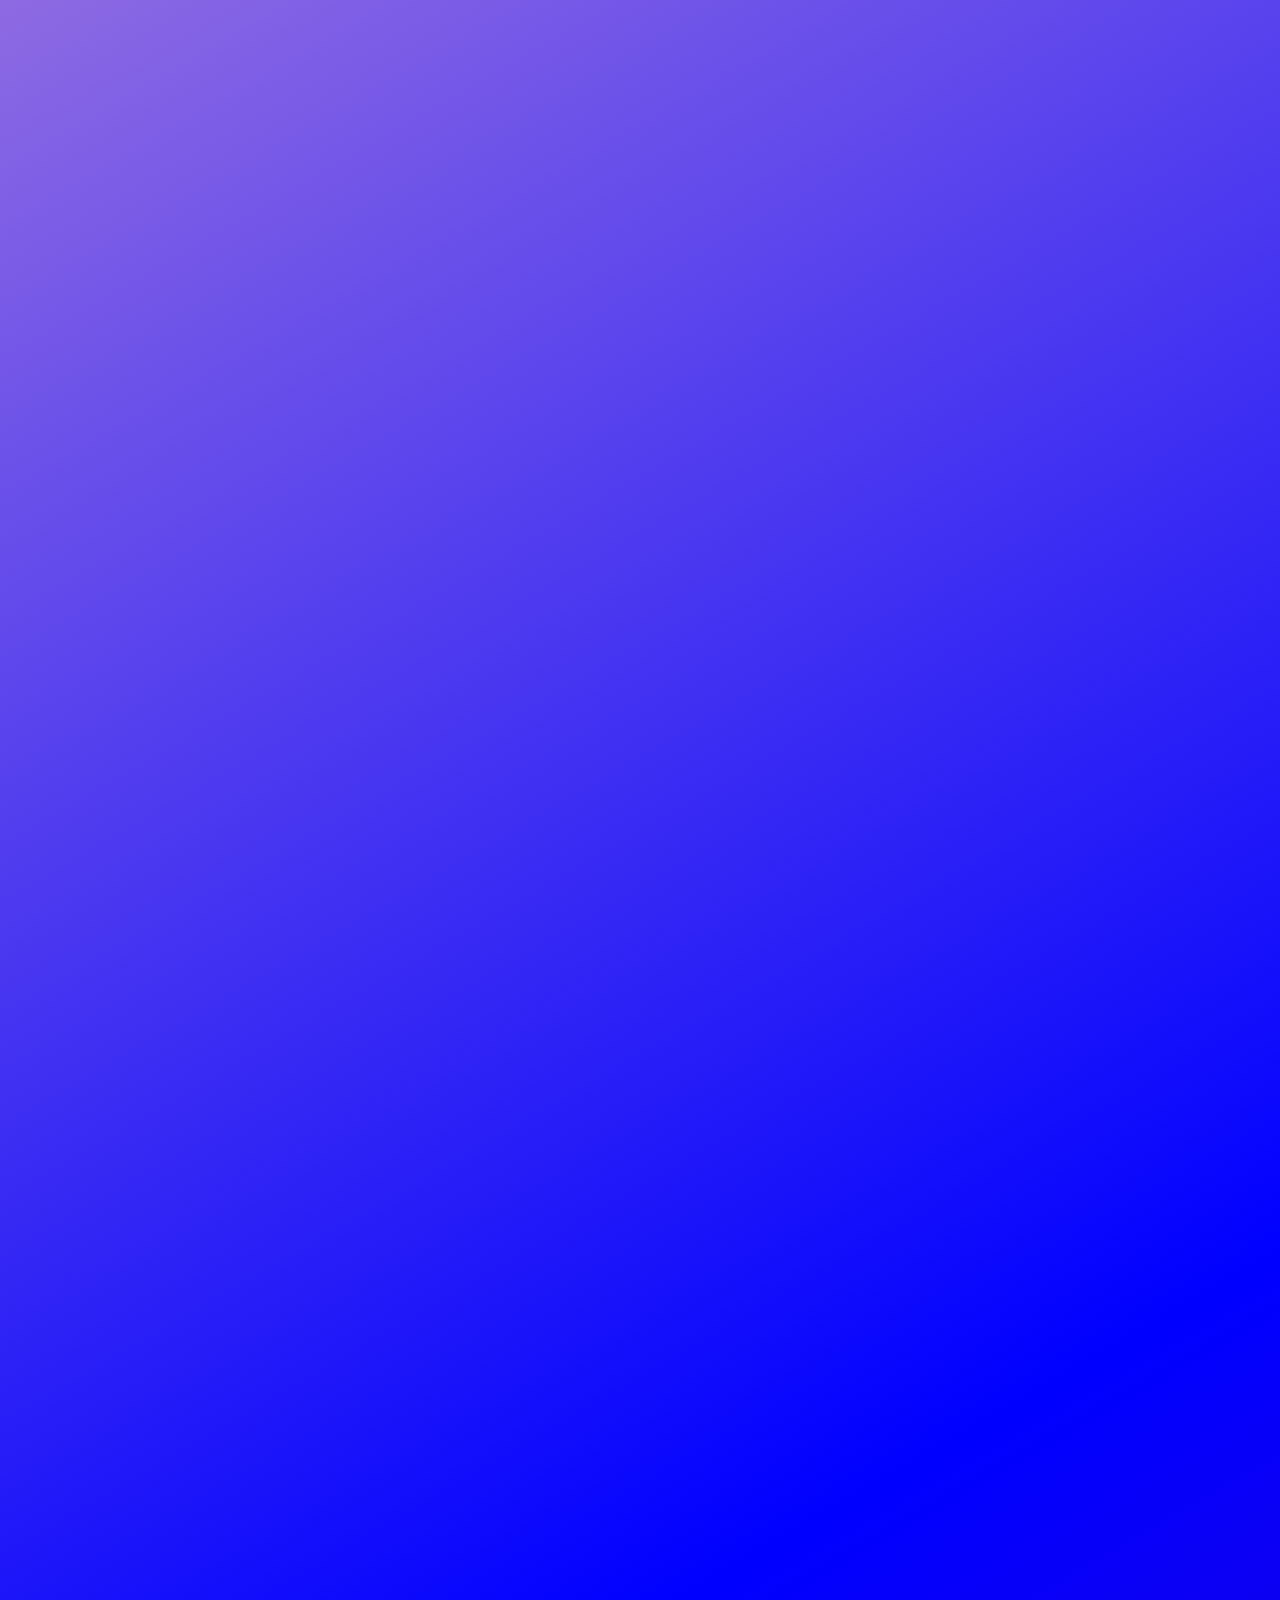
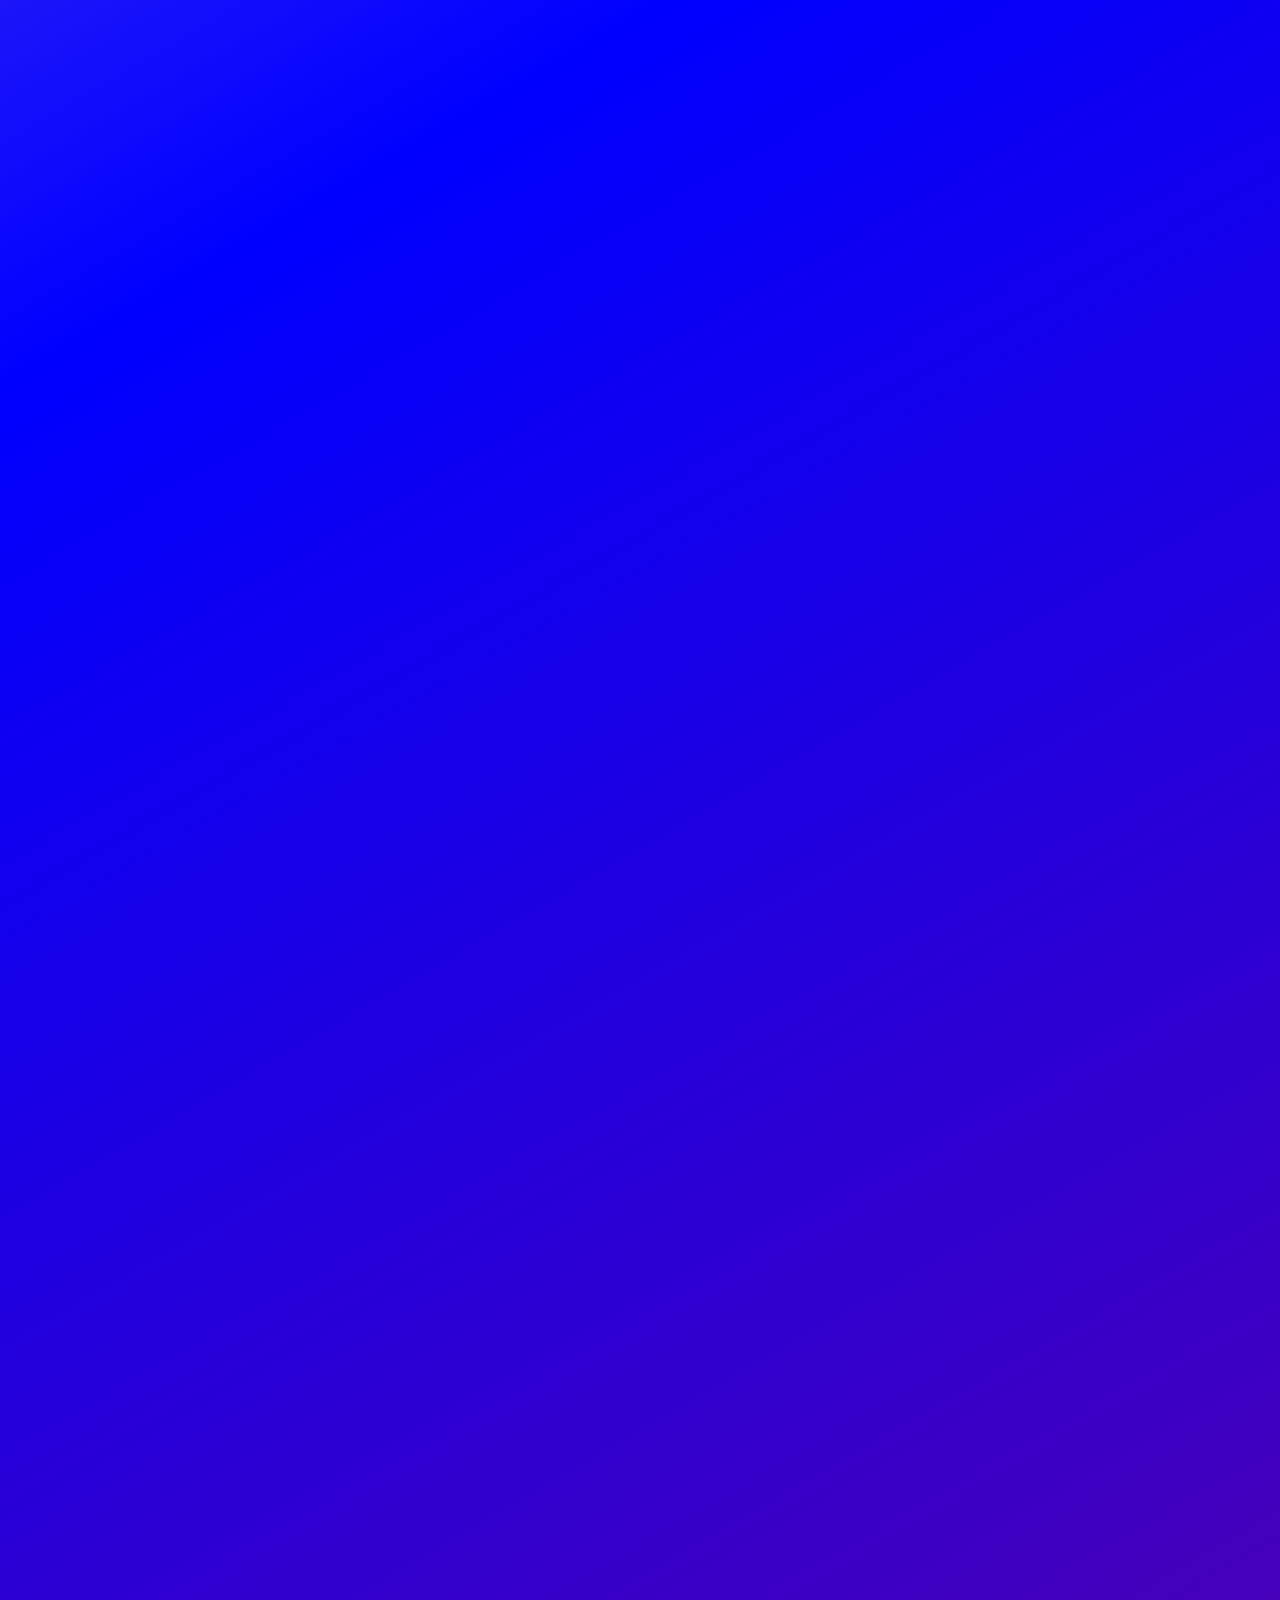
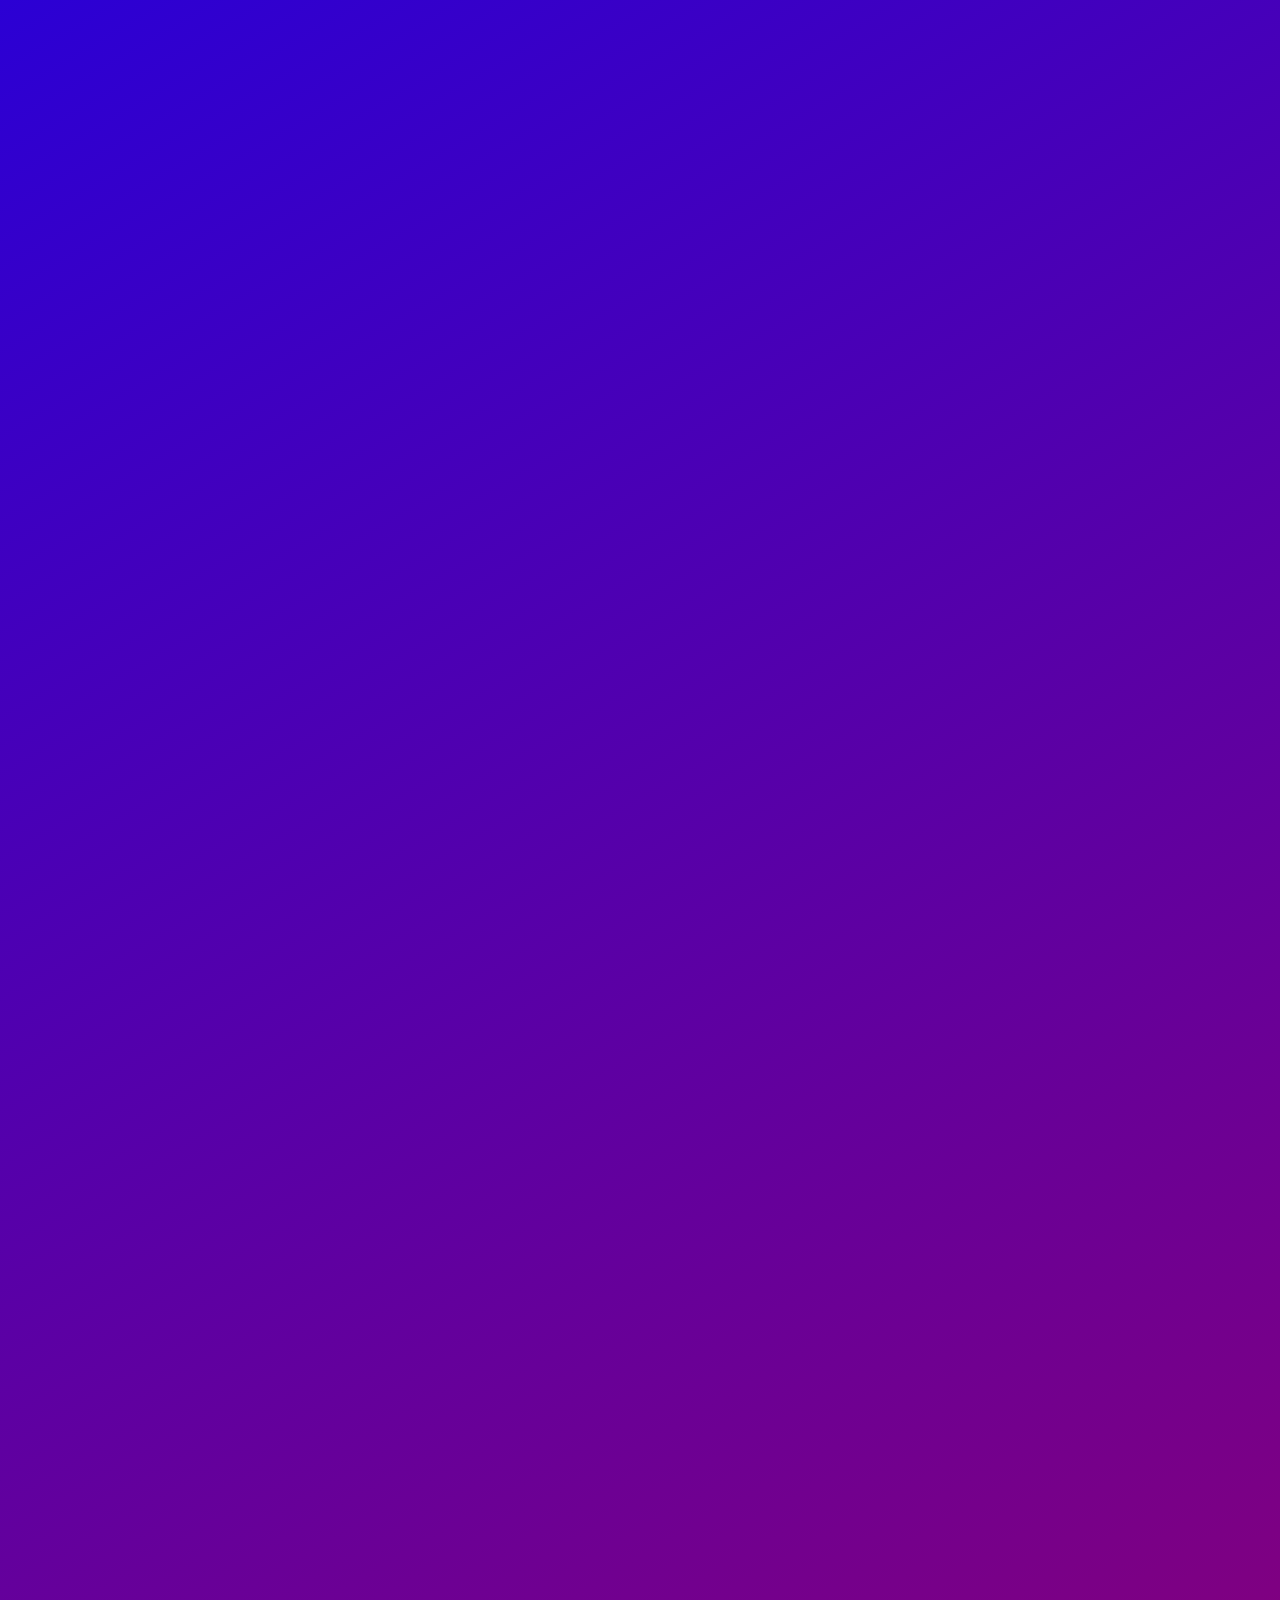
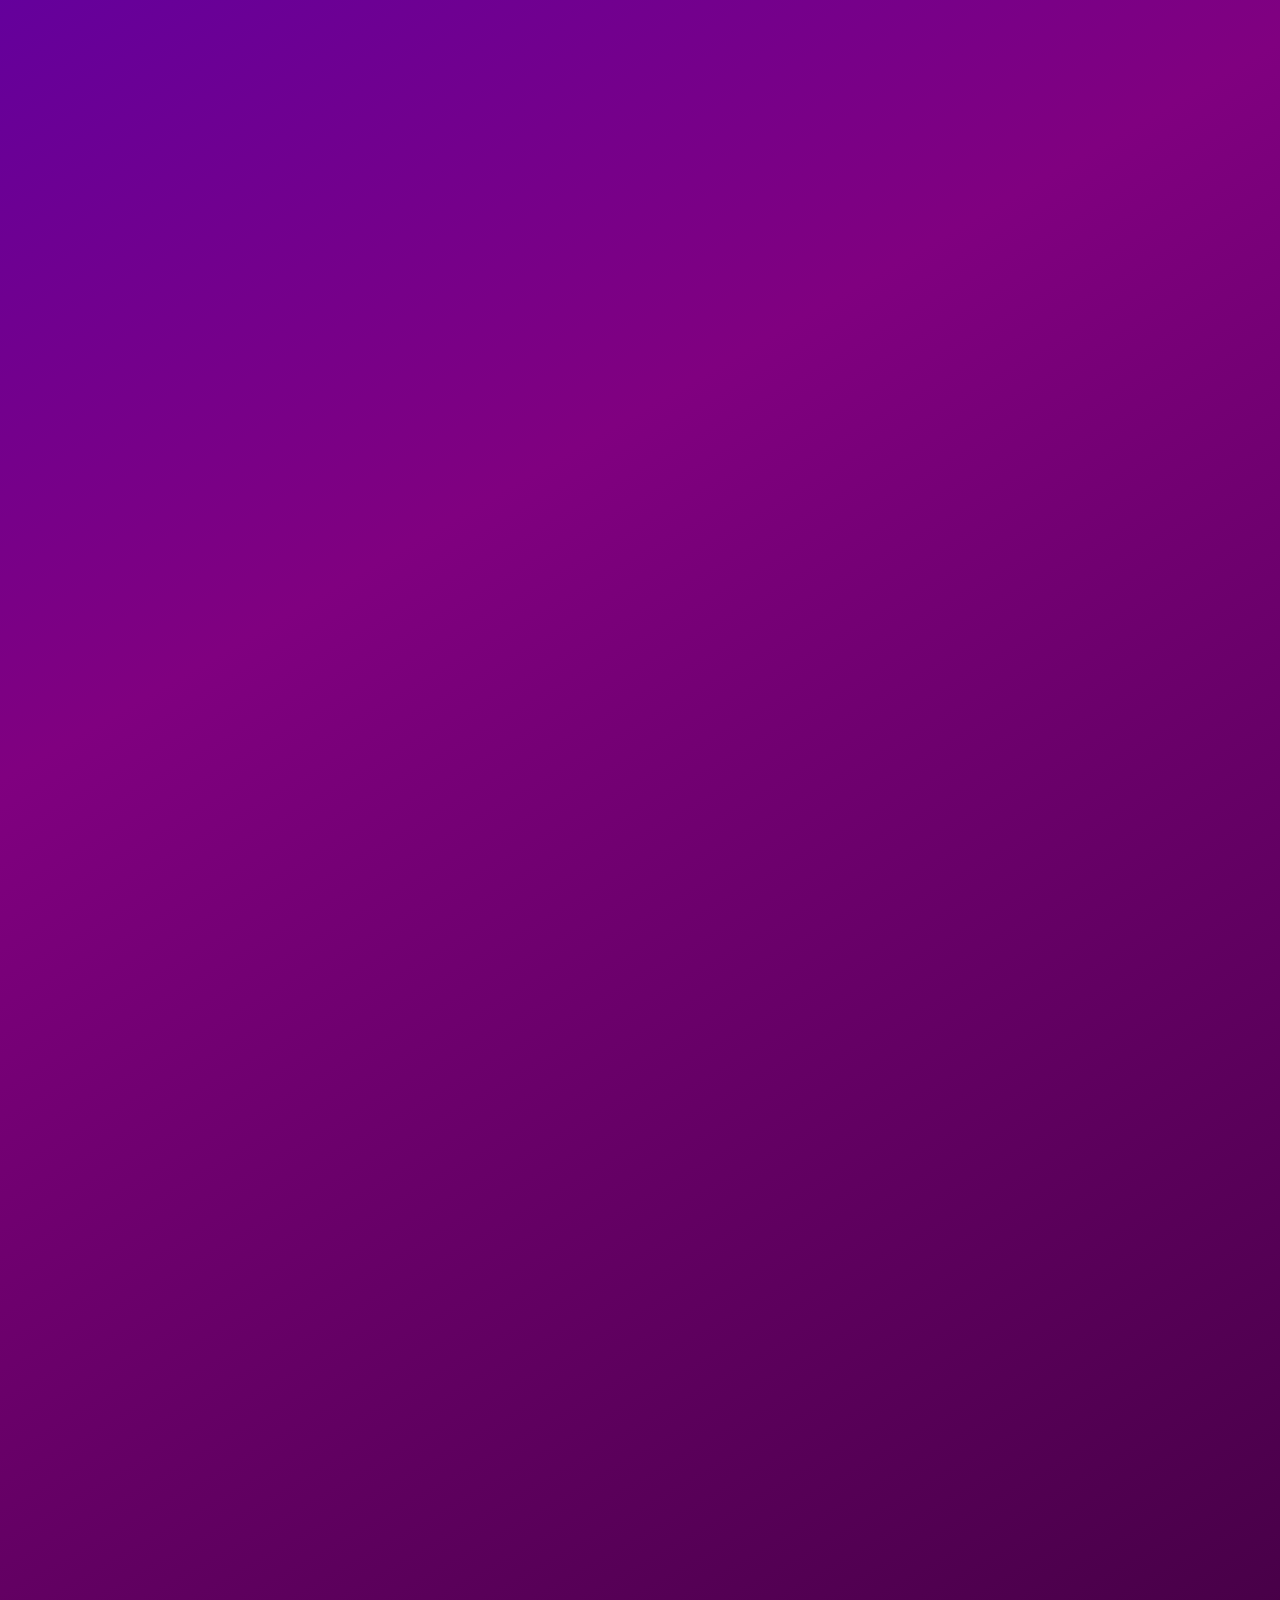
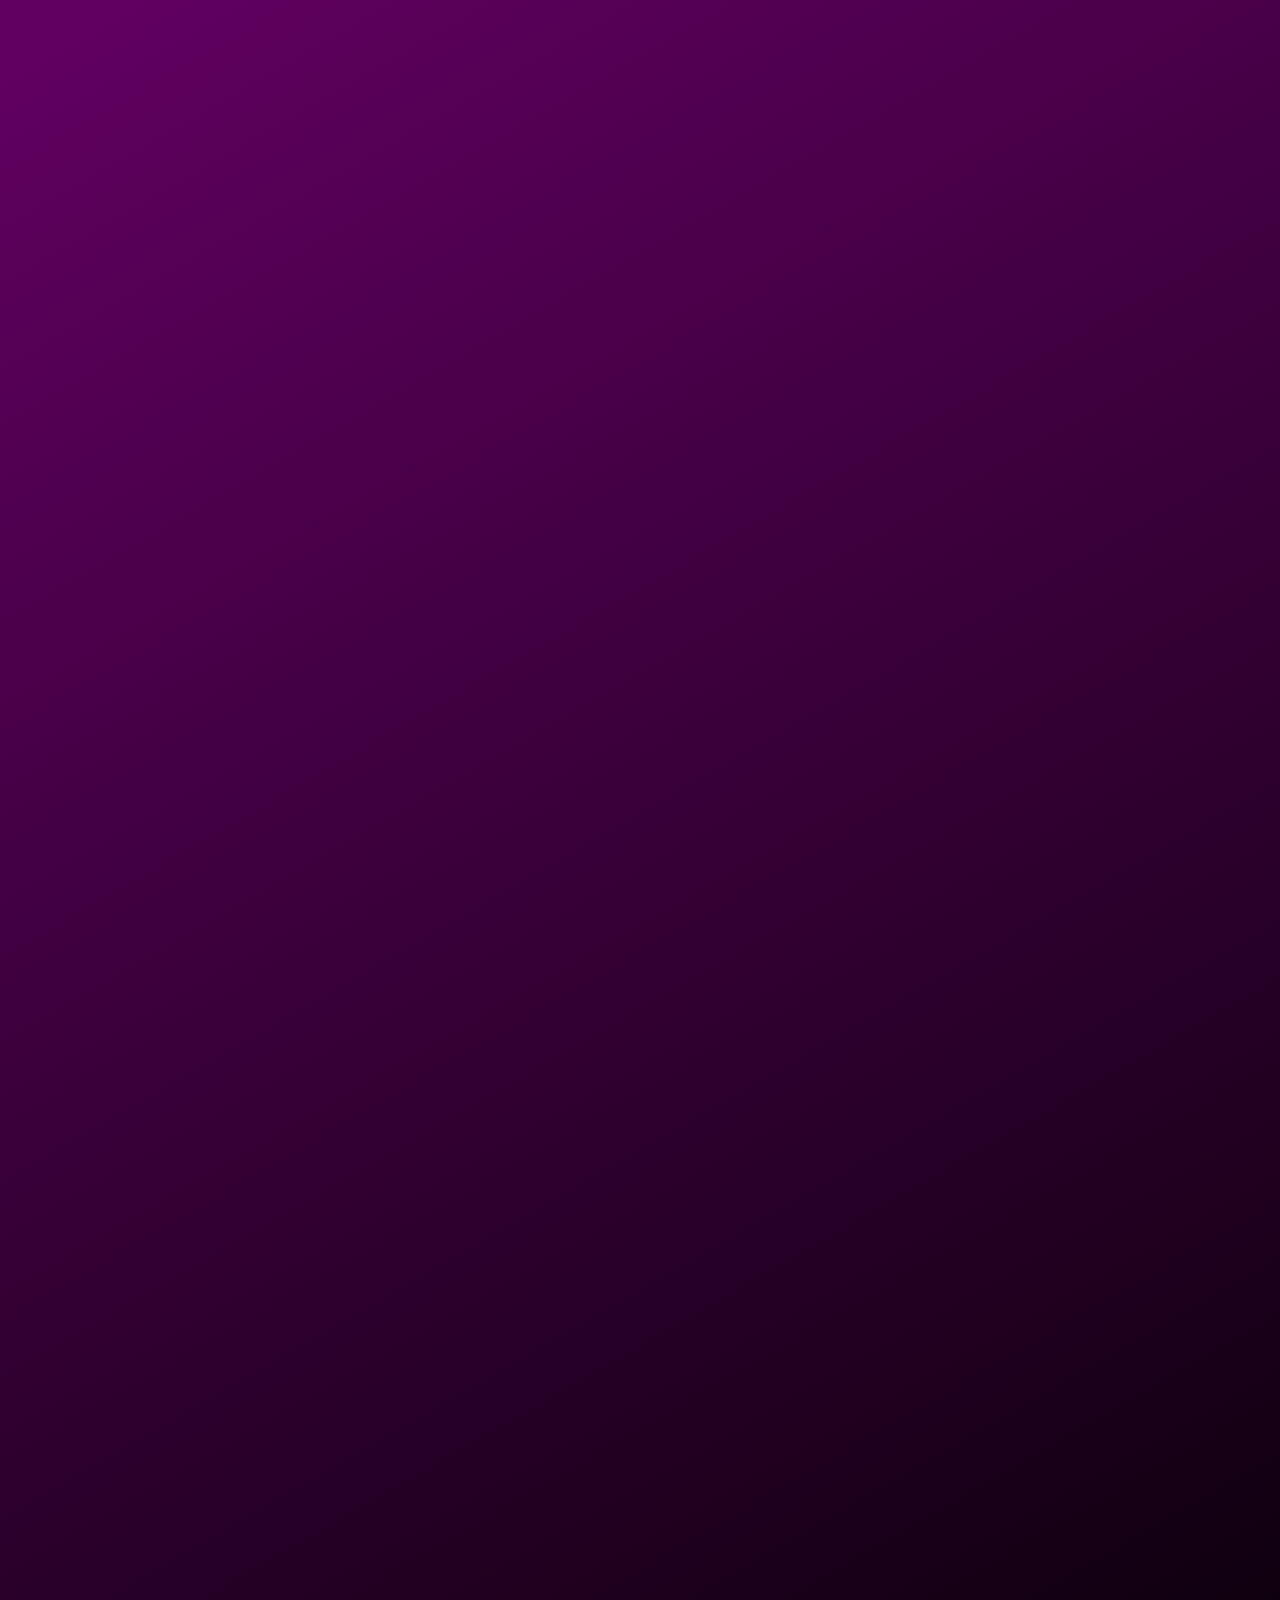
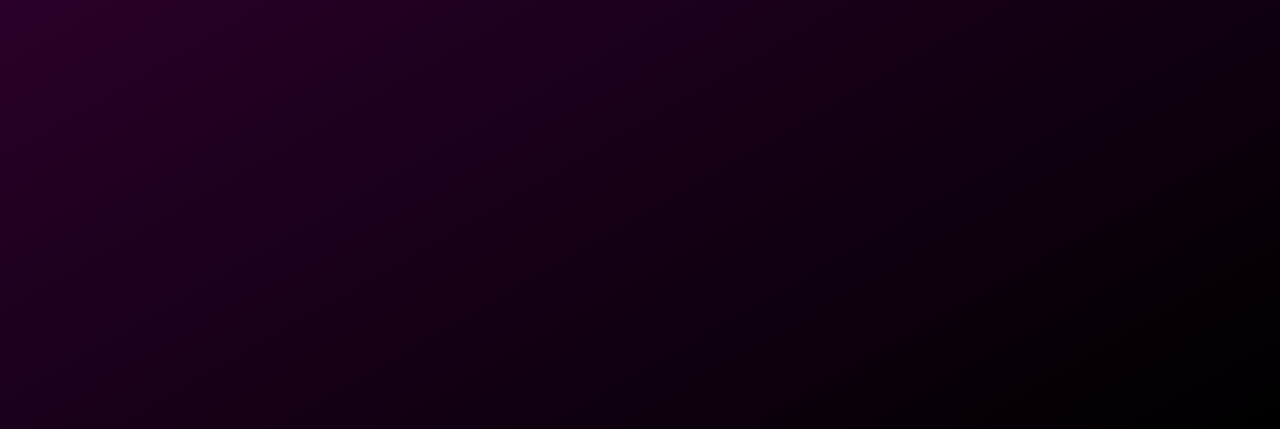
<file: parallax/index.html>
<!DOCTYPE html>
<html lang="en">
<head>
    <meta charset="UTF-8">
    <meta http-equiv="X-UA-Compatible" content="IE=edge">
    <meta name="viewport" content="width=device-width, initial-scale=1.0">
    <title>스크롤 높이값 구하기</title>
    <style>
        body {
            height: 10000px;
            background: linear-gradient(150deg,pink,blue, purple, black);
        }

        h1 {
            color:#fff;

        }
        .progress {
            width: 100%;
            height: 5px;
            position: fixed;
            top: 0;
            left: 0;
background-color: #000;
z-index: 10;
        }
        .bar {
            position: absolute;
            width: 50%;
            height: 5px;
            top: 0;
            left: 0;
            background-color: yellow;
            z-index: 11;
        }
    </style>

    <script>
        let scrollTop = 0;
        let bar;

        window.onload = function(){
            bar = document.getElementsByClassName("bar")[0];
        }

        window.addEventListener("scroll", function(e){
            scrollTop = document.documentElement.scrollTop;
            // console.log(scrollTop);

            let per = Math.ceil(scrollTop / (document.body.scrollHeight - window.outerHeight) * 100);
            // console.log(per);

            bar.style.width = per + "%"
        }, false)
    </script>
</head>
<body>
    <h1>스크롤</h1>
    <div class="progress">
        <span class="bar">
        </span>
    </div>
</body>
</html>
</file>
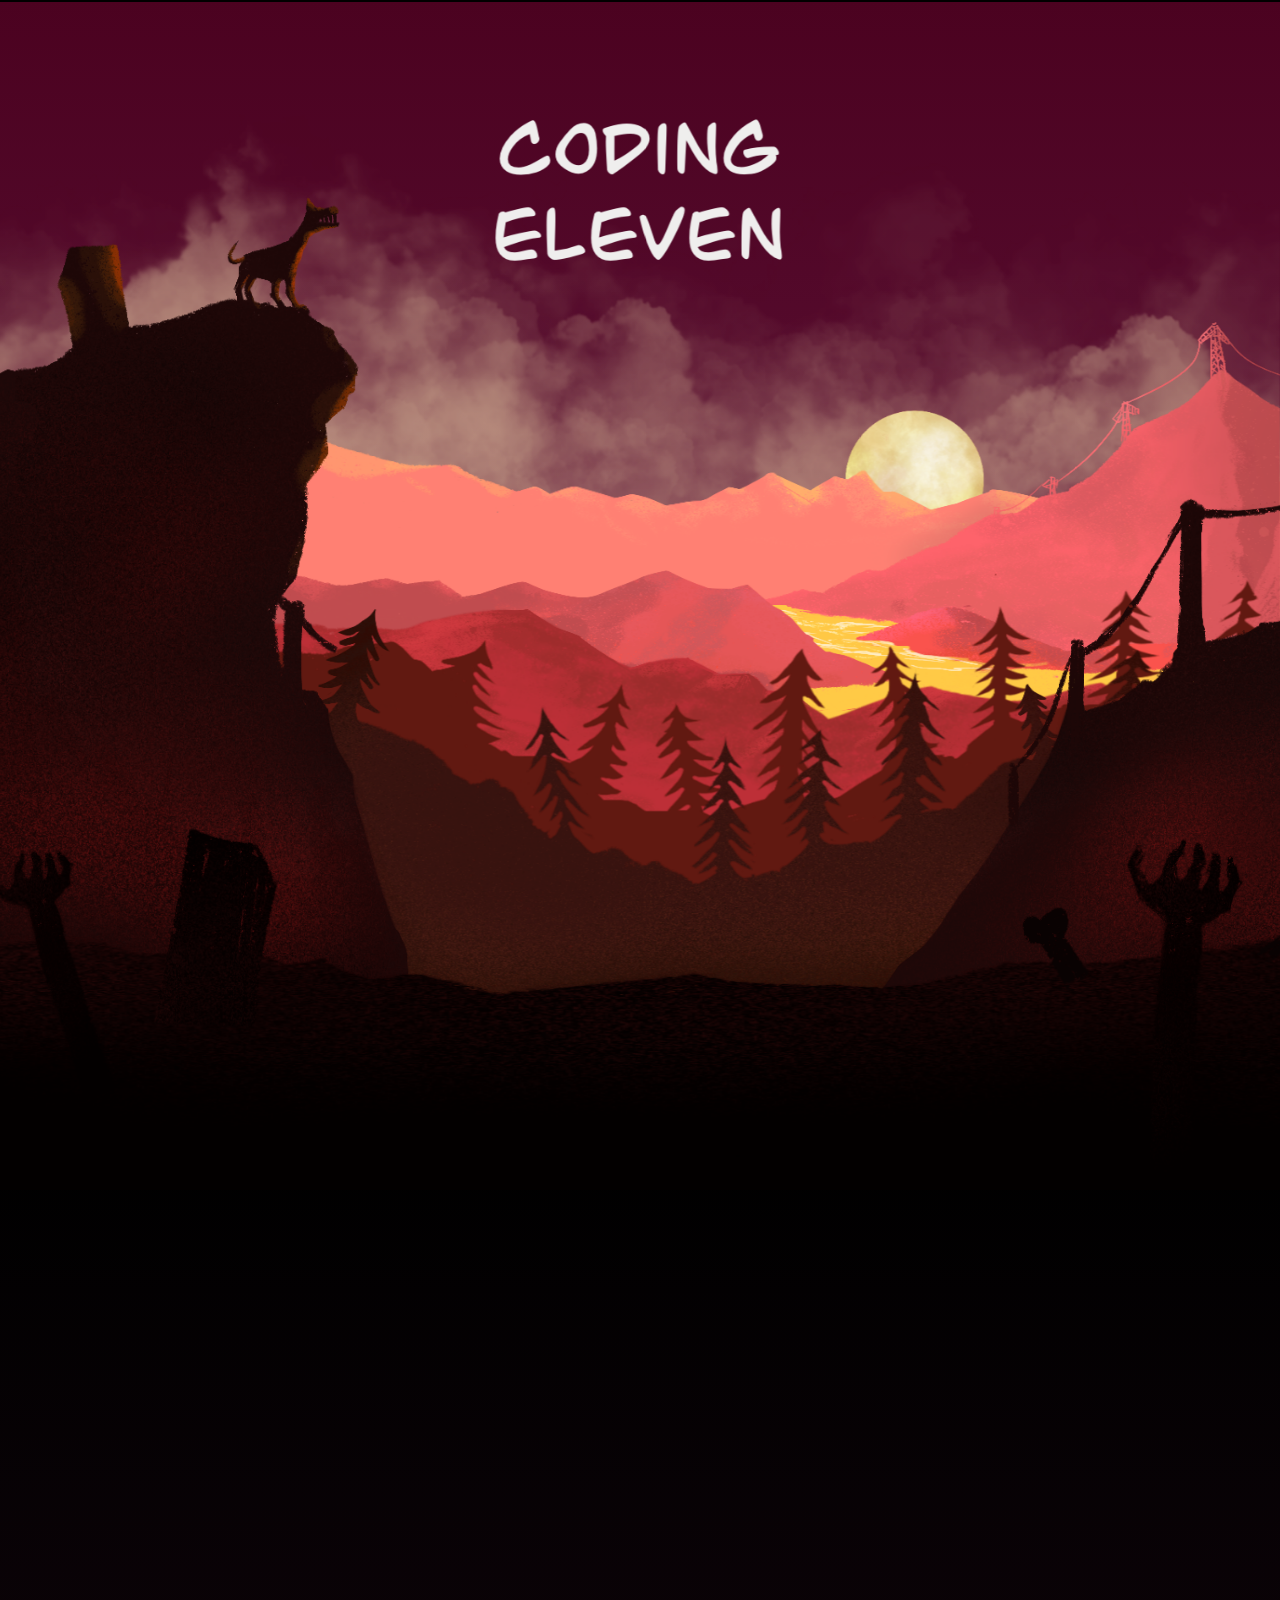
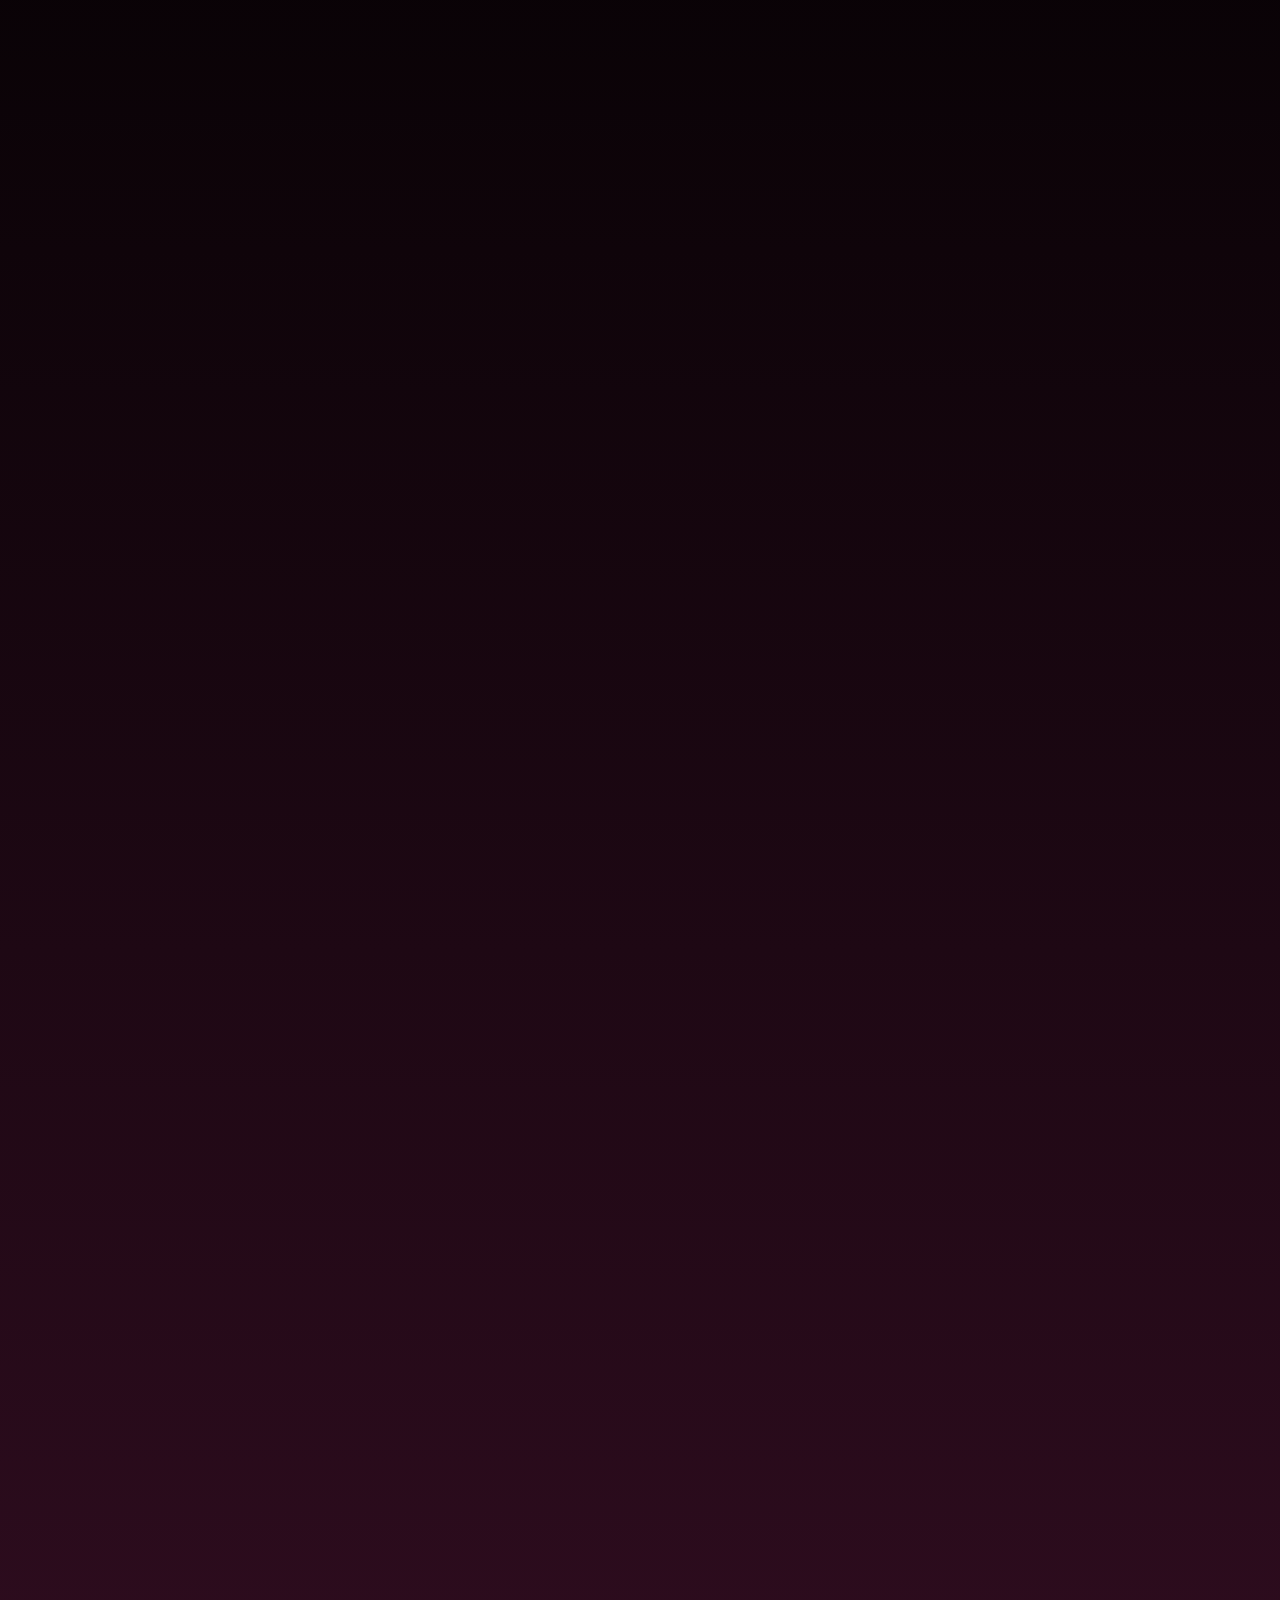
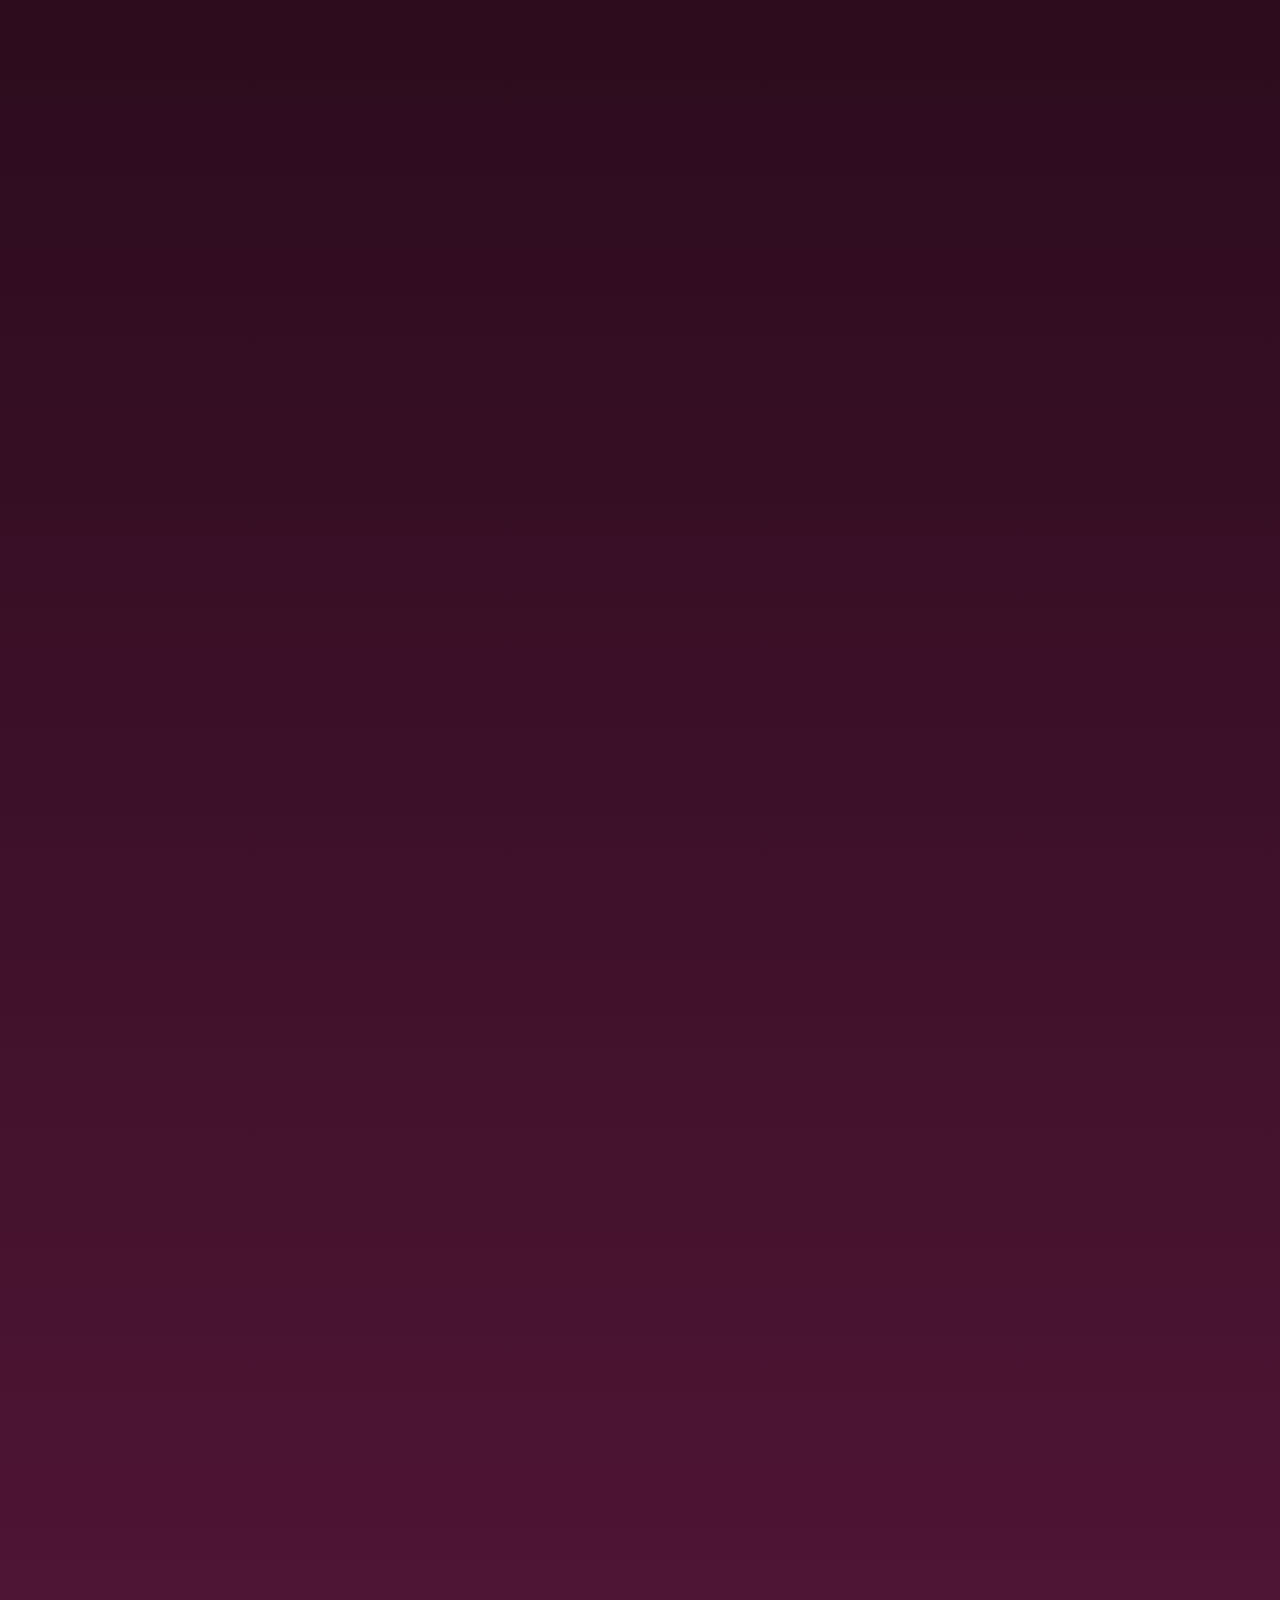
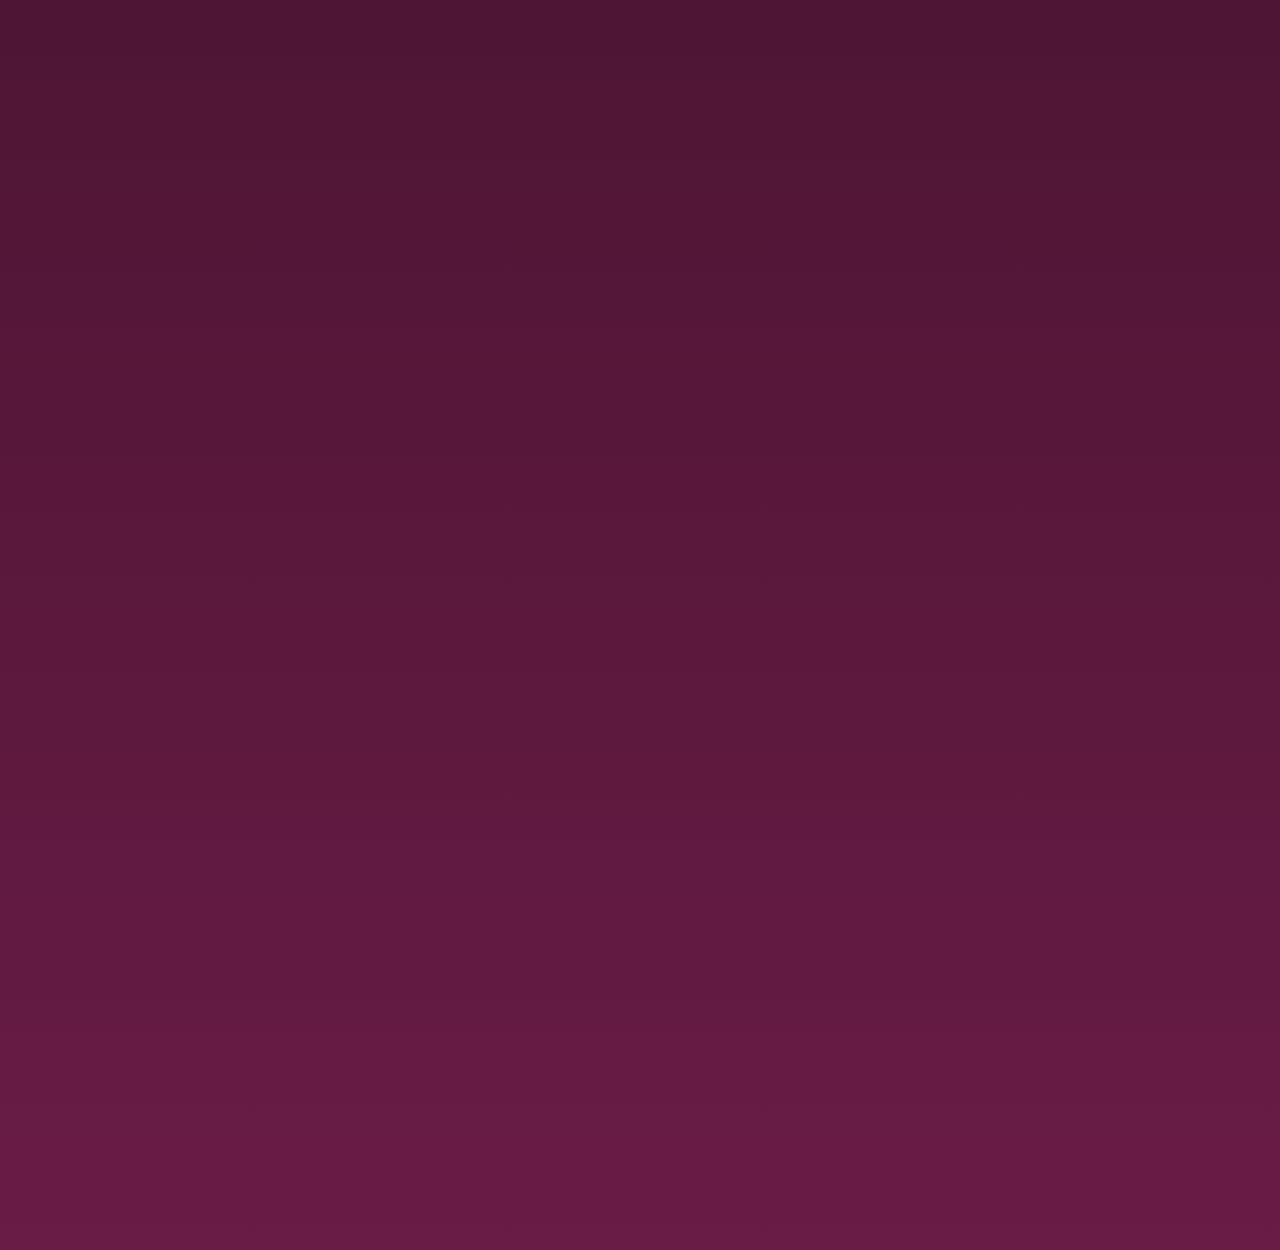
<file: sample/index.html>
<!DOCTYPE html>
<html>

<head>
    <title>인터랙티브</title>
    <meta http-equiv="Content-Type" content="text/html; charset=utf-8" />
    <meta charset="utf-8" />
    <meta name="viewport" content="width=device-width, initial-scale=1.0, user-scalable=no, minimum-scale=1.0, maximum-scale=1.0">
    <meta http-equiv="X-UA-Compatible" content="IE=edge">
    
    <link rel="stylesheet" type="text/css" href="./css/reset.css" />
    <link rel="stylesheet" type="text/css" href="./css/interactive.css" />
    <script type="text/javascript" src="./js/script.js"></script>
</head>
<body>
    <main>
        <div class="progress"><span class="progressBar"></span></div>
        
        <section class="mainPage">
            <div class="imageWrap">
                <div class="parallax_image" id="parallax_0"></div>
                <div class="parallax_image" id="parallax_1"></div>
                <div class="parallax_image" id="parallax_2"></div>
                <div class="parallax_image" id="parallax_3"></div>
                <div class="parallax_image" id="parallax_4"></div>
                <div class="parallax_image" id="parallax_5"></div>
            </div>
        </section>

        <section class="subPage">
            <div id="parallax_6"></div>
            <div class="innerWrap">
                <div class="contWrap">
                </div>
            </div>
        </section>
        
    </main>
</body>

</html>
</file>
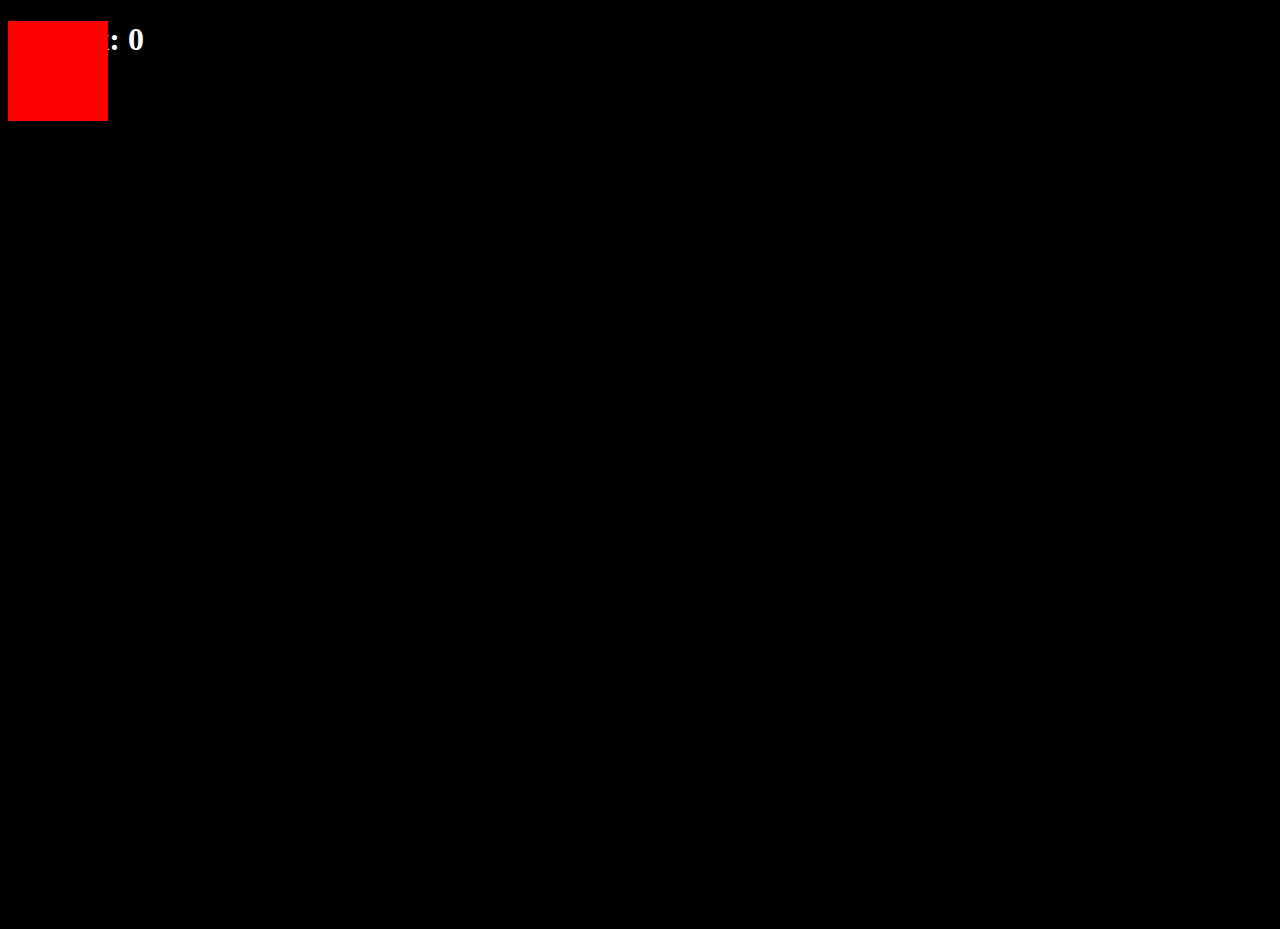
<file: mousemove.html>
<!DOCTYPE html>
<html lang="en">
<head>
    <meta charset="UTF-8">
    <meta http-equiv="X-UA-Compatible" content="IE=edge">
    <meta name="viewport" content="width=device-width, initial-scale=1.0">
    <title></title>
    <style>
        body{
            background-color: #000; 
            position: relative; 
            width: 100vw;
            height: 100vh;
            cursor: none !important;
            }

        h1{
            color:#fff
        }
        .curser_item { position: absolute;
         width: 100px; height: 100px;  background-color: red; left: 0; top: 0;}
    </style>

    <script>
        let h1;
        let x =0;
        let y = 0;
        let curser_item;
        let mx = 0; //mouseX
        let my = 0;//mouseY
        let speed = 0.06;  //움직임 속도

        window.onload = function(){
            h1 = document.getElementsByTagName("h1")[0];
            curser_item = document.getElementsByClassName("curser_item")[0];
            window.addEventListener("mousemove", mouseFunc, false);

            function mouseFunc(e){
                x = e.clientX;
                y= e.clientY;

                // h1.innerHTML = "x: " +x + " y: " + y ;
                // curser_item.style.transform = "translate("+ e.clientX + "px," + e.clientY + "px)"; 
                // console.log(e.clientX , e.clientY);
            }

            loop();
        }
        //마우스 움직이는 효과 


        //움직임 부드럽게
        function loop(){  
            // console.log(x,y);
            mx += (x - mx)* speed; //공식
            my += (y - my)* speed; //공식

            h1.innerHTML = "x: " +x + " mx: " + mx ;

            curser_item.style.transform = "translate("+ mx + "px," + my + "px)";
            window.requestAnimationFrame(loop);
        }

    </script>
</head>
<body>
    <h1>test</h1>
    <div class="curser_item"></div>
</body>
</html>
</file>
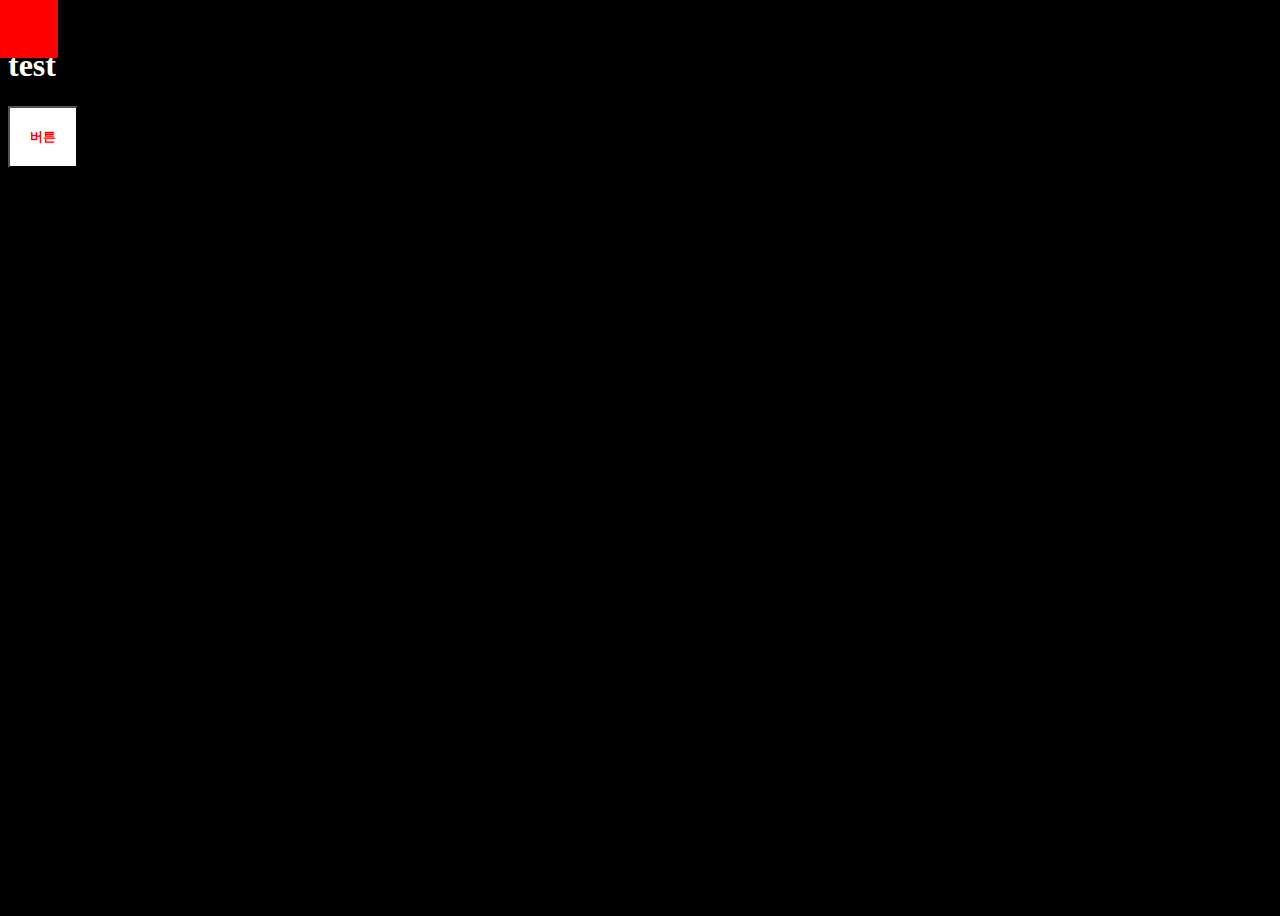
<file: mousemove2.html>
mous<!DOCTYPE html>
<html lang="en">
<head>
    <meta charset="UTF-8">
    <meta http-equiv="X-UA-Compatible" content="IE=edge">
    <meta name="viewport" content="width=device-width, initial-scale=1.0">
    <title></title>
    <style>
        body{
            background-color: #000; 
            position: relative; 
            width: 100vw;
            height: 100vh;
            cursor: none !important;
            }

        h1{
            color:#fff
        }
        .curser_item { position: absolute;
         width: 100px; height: 100px;  background-color: red; left: 0; top: 0;
         margin: -50px 0 0 -50px;
         transition: all 1s ease-out;
         }

         button{font-style: 40px; font-weight: 700; background-color: #fff; color:red; padding: 20px; cursor: pointer;
         transition: all .5s;}
         button:hover {background-color: red; color:#fff; }
    </style>

    <script>
        let h1;
        let x =0;
        let y = 0;
        let curser_item;
        let mx = 0; //mouseX
        let my = 0;//mouseY
        let speed = 0.06;  //움직임 속도

        window.onload = function(){
            // h1 = document.getElementsByTagName("h1")[0];
            curser_item = document.getElementsByClassName("curser_item")[0];

            window.addEventListener("click", mouseFunc, false);

            function mouseFunc(e){
                x = e.clientX;
                y= e.clientY;
                curser_item.style.transform = "translate("+ x + "px," + y + "px)";
            }

            // loop();
        }
        //마우스 움직이는 효과 


        //움직임 부드럽게
        // function loop(){  
        //     // console.log(x,y);
        //     mx += (x - mx)* speed; //공식
        //     my += (y - my)* speed; //공식

        //     h1.innerHTML = "x: " +x + " mx: " + mx ;

        //     curser_item.style.transform = "translate("+ mx + "px," + my + "px)";
        //     window.requestAnimationFrame(loop);
        // }

    </script>
</head>
<body>
    <h1>test</h1>
    <div class="curser_item"></div>
    <button>버튼</button>
</body>
</html>
</file>
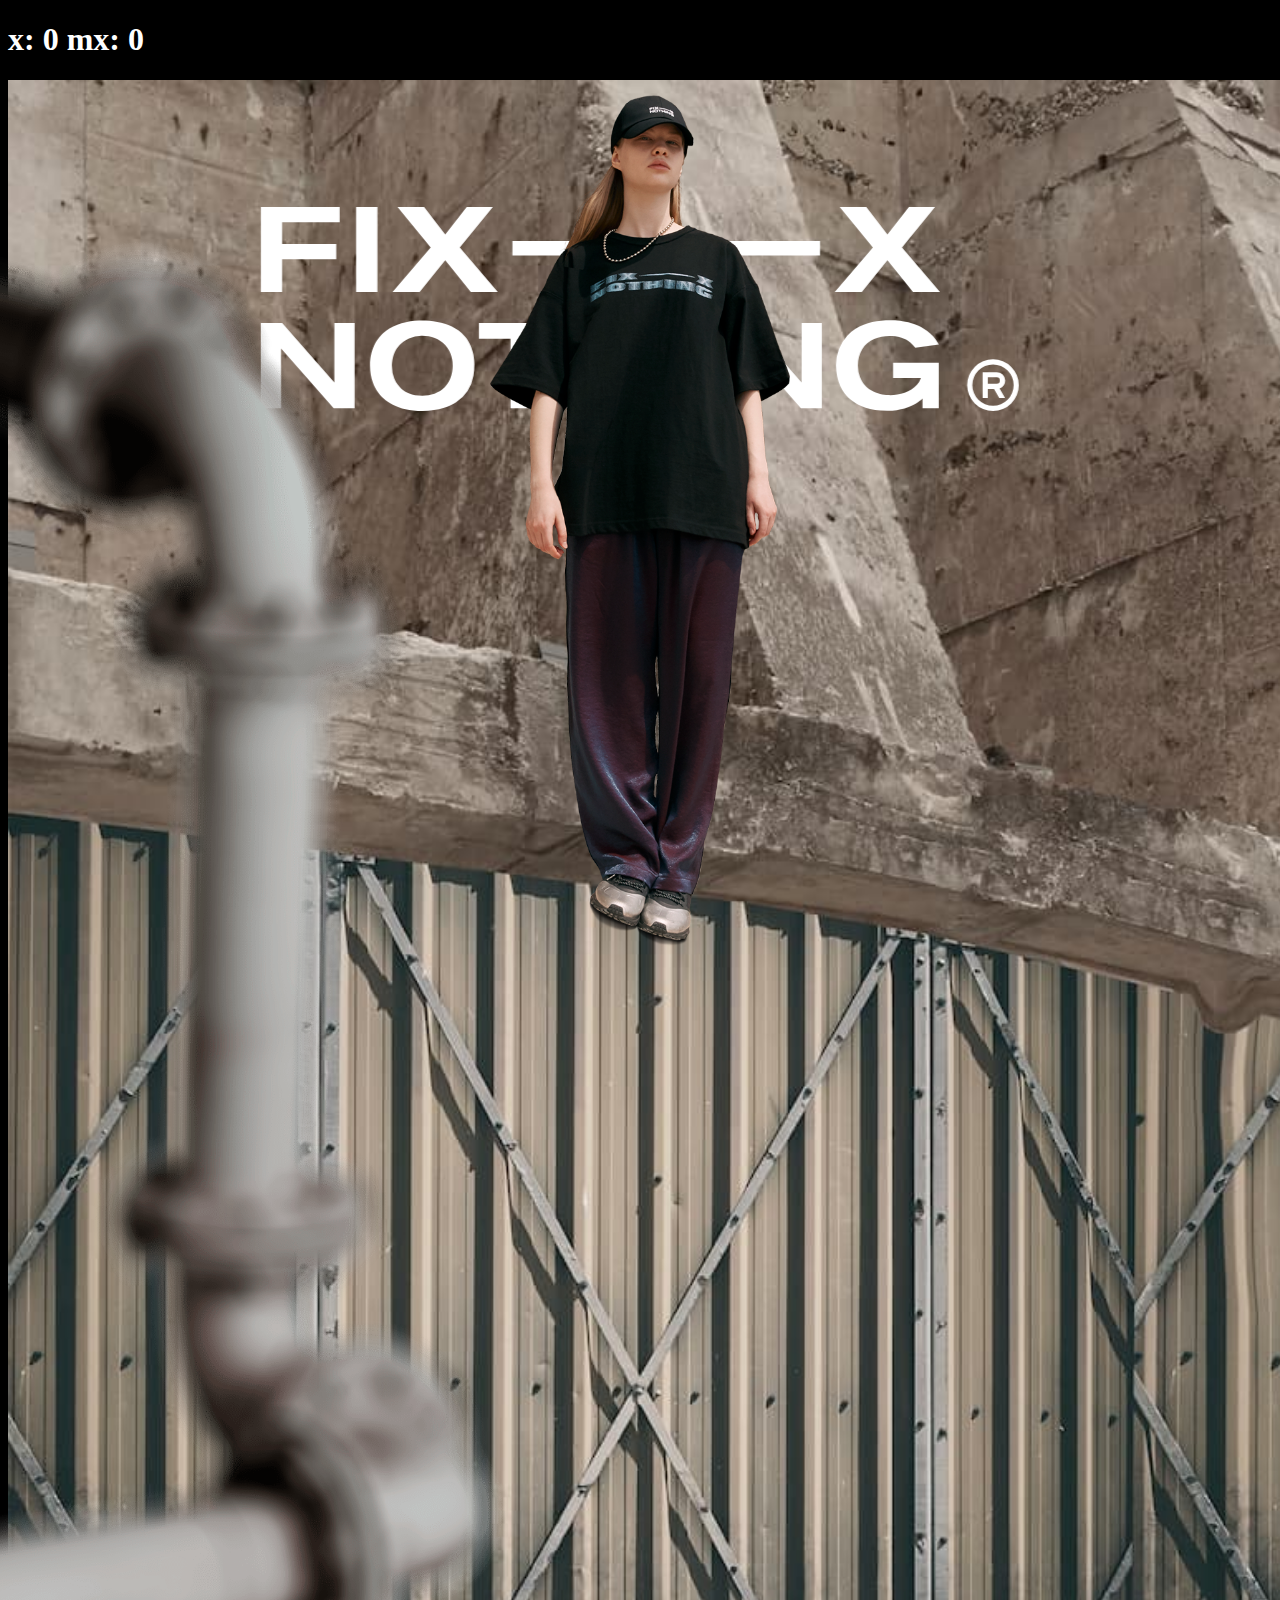
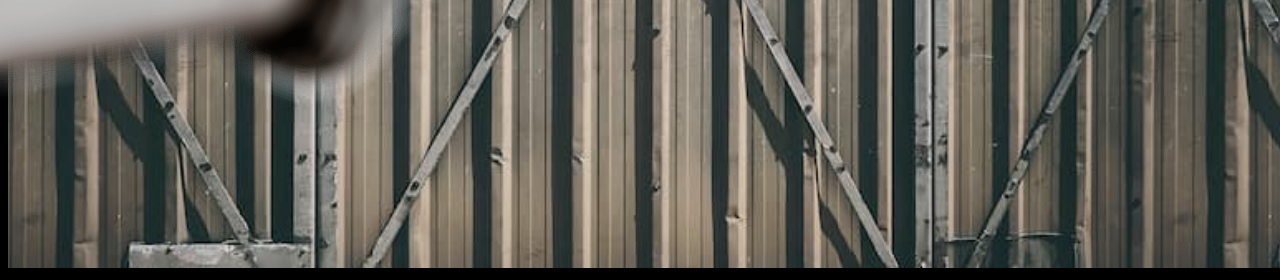
<file: 3d_text/fixnothing.html>
<!DOCTYPE html>
<html>

<head>
    <title>test</title>
    <meta http-equiv="Content-Type" content="text/html; charset=utf-8" />
    <meta charset="utf-8" />
    <meta name="viewport" content="width=device-width, initial-scale=1.0, user-scalable=no, minimum-scale=1.0, maximum-scale=1.0">
    <meta http-equiv="X-UA-Compatible" content="IE=edge">
    <style>
      body {
        position: relative;
        background-color: black;
        overflow: hidden;
      }

      h1 {
        color: #fff;
      }
      .human {
        position: absolute;
        width:300px;
        top: 4%;
        left: calc(50% - 150px);
        z-index: 100;
      }

      /* 3D text 영역 */
      .textWrap {
        position : absolute;
        left: 50%;
        top: 10%;
        transform: translate(-50%, 0);
        width: 60%;
        z-index : 1;
        transform-style: preserve-3d; 
        perspective: 300px;
      }
      .bg {
        width: 120%;
      }
      .pipe {
        position: absolute;
        z-index : 100;
        width: 700px;
        top:10%;
        left:-200px;
      }

    </style>
    <script>
        let human;
        let bg;
        let h1;
        let text3d;
        let pipe;

        let x = 0;
        let y = 0;
        let mx = 0;
        let my = 0;
        let speed = 0.009;

        window.onload = function(){
          h1 = document.getElementsByTagName("h1")[0];
          human = document.getElementsByClassName("human")[0];
          text3d = document.getElementsByClassName("text3d")[0];
          bg = document.getElementsByClassName("bg")[0];
          pipe = document.getElementsByClassName("pipe")[0];

          window.addEventListener("mousemove", mouseFunc, false);

          function mouseFunc(e){
            x = (e.clientX - window.innerWidth / 2);
            y = (e.clientY - window.innerHeight / 2);
          }
          loop();
        }

        function loop(){
          mx += (x - mx) * speed;
          my += (y - my) * speed;

          h1.innerHTML = "x: " + x + " mx: " + mx;
          human.style.transform = "translate("+ (mx/9) +"px," + (my/9) +"px)";
          bg.style.transform = "translate("+ -(mx/8) +"px," + -(my/8) +"px)";

          //3d 텍스트 모션
          //rotate3d 속성
          text3d.style.transform = "translate3d("+ -(mx/2) +"px," + -(my/2) +"px,0) rotate3d(0,1,0,"+ -mx / 50 +"deg)";

          //파이프
          pipe.style.transform = "translate("+ (mx/4) +"px," + (my/3) +"px)";

          window.requestAnimationFrame(loop);
        }
        

    </script>

</head>
<body>
  <h1>test</h1>
  <img src="./layer-7.png" class="human" alt="닝겐">
  <div class="textWrap">
    <img src="./masthead-logo.svg" class="text3d" alt="fix nothing">
  </div>
  <img src="./layer-1.jpg" class="bg" alt="벽">
  <img src="./layer-9.png" class="pipe" alt="파이프">
</body>
</html>
</file>
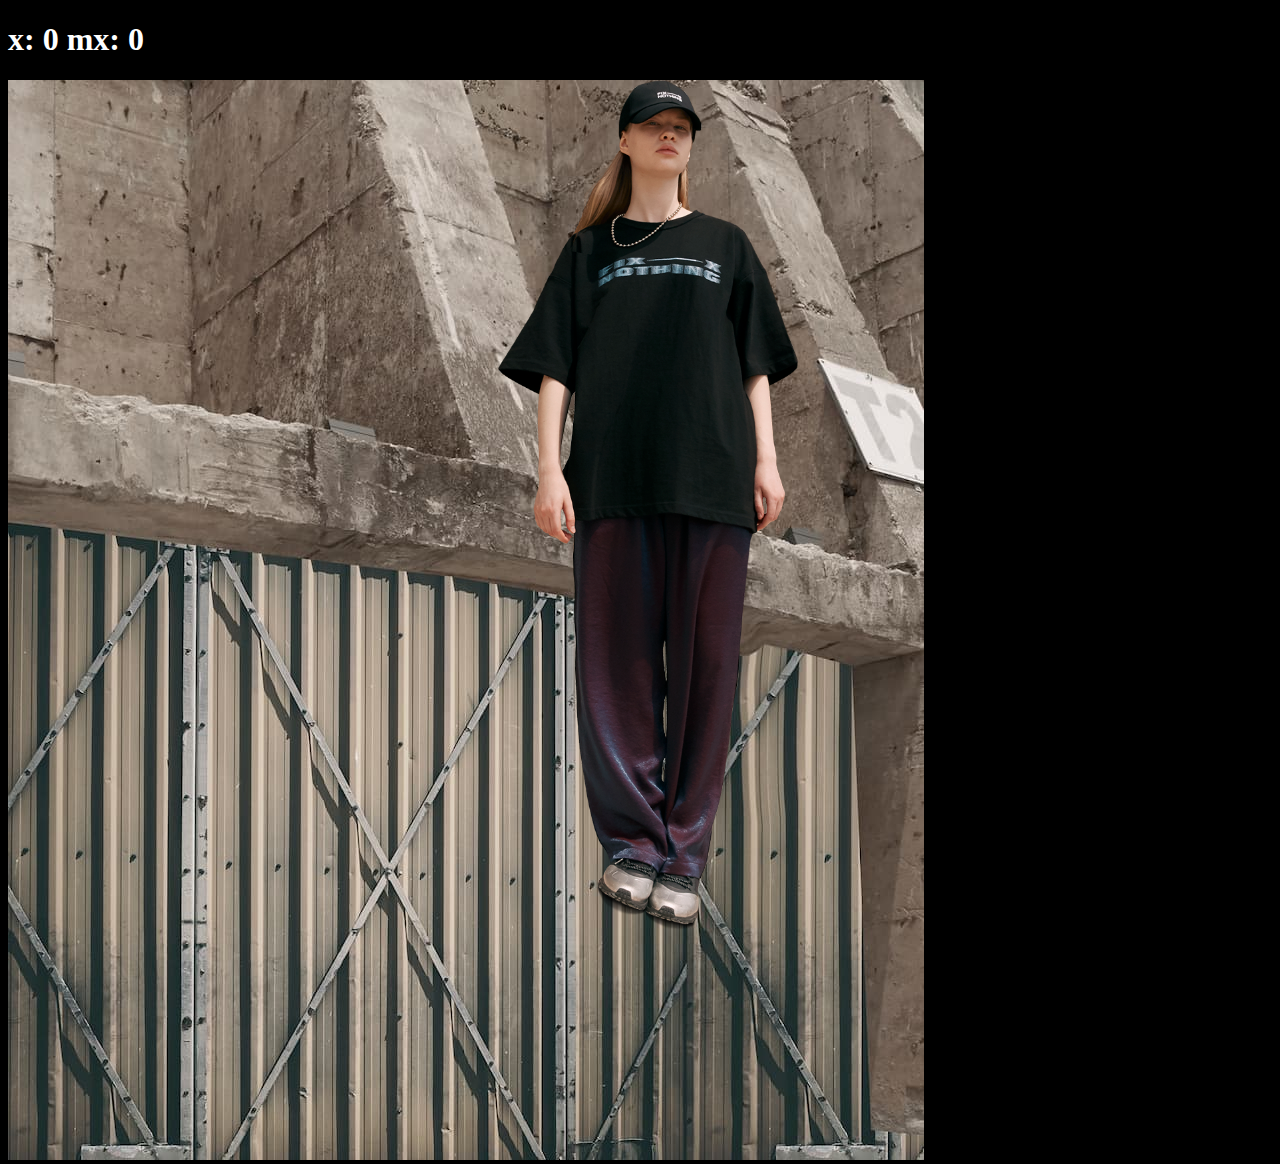
<file: 3d_text/fixnothing2.html>
<!DOCTYPE html>
<html lang="en">
<head>
    <meta charset="UTF-8">
    <meta http-equiv="X-UA-Compatible" content="IE=edge">
    <meta name="viewport" content="width=device-width, initial-scale=1.0">
    <title></title>
    <style>
        body{
            background-color: #000; 
            position: relative; 
            width: 100vw;
            height: 100vh;
            overflow: hidden;
            }

        h1{
            color:#fff
        }
        .human {
            position: absolute;
            width: 300px;
            left: calc(50% - 150px);
z-index: 9;
        }
        
    </style>

    <script>
        let h1;
        let human;
        let bg;

        let x =0;
        let y = 0;
        let mx = 0; //mouseX
        let my = 0;//mouseY
        let speed = 0.06;  //움직임 속도

        window.onload = function(){ //화면 로딩 후 실행
            h1 = document.getElementsByTagName("h1")[0];
            human = document.getElementsByClassName("human")[0];
            bg = document.getElementsByClassName("bg")[0];
            window.addEventListener("mousemove", mouseFunc, false);

            function mouseFunc(e){
                x = (e.clientX - window.innerWidth / 2);
                y = (e.clientY - window.innerHeight / 2);
            }

            loop();
        }
        //마우스 움직이는 효과 


        //움직임 부드럽게
        function loop(){  
            // console.log(x,y);
            mx += (x - mx)* speed; //공식
            my += (y - my)* speed; //공식
            h1.innerHTML = "x: " +x + " mx: " + mx ;
            human.style.transform = "translate(" + -(mx/6) + "px," + -(my/6) + "px)";
            bg.style.transform = "translate(" + (mx/6) + "px," + (my/6) + "px)";
            //더 나눌수록 적게 움직임.
            window.requestAnimationFrame(loop);
        }

    </script>
</head>
<body>
    <h1>test</h1>
    <img src="/3d_text/layer-7.png" class="human" alt="사람">
    <img src="/3d_text/layer-1.jpg" class="bg" alt="벽">
</body>
</html>
</file>
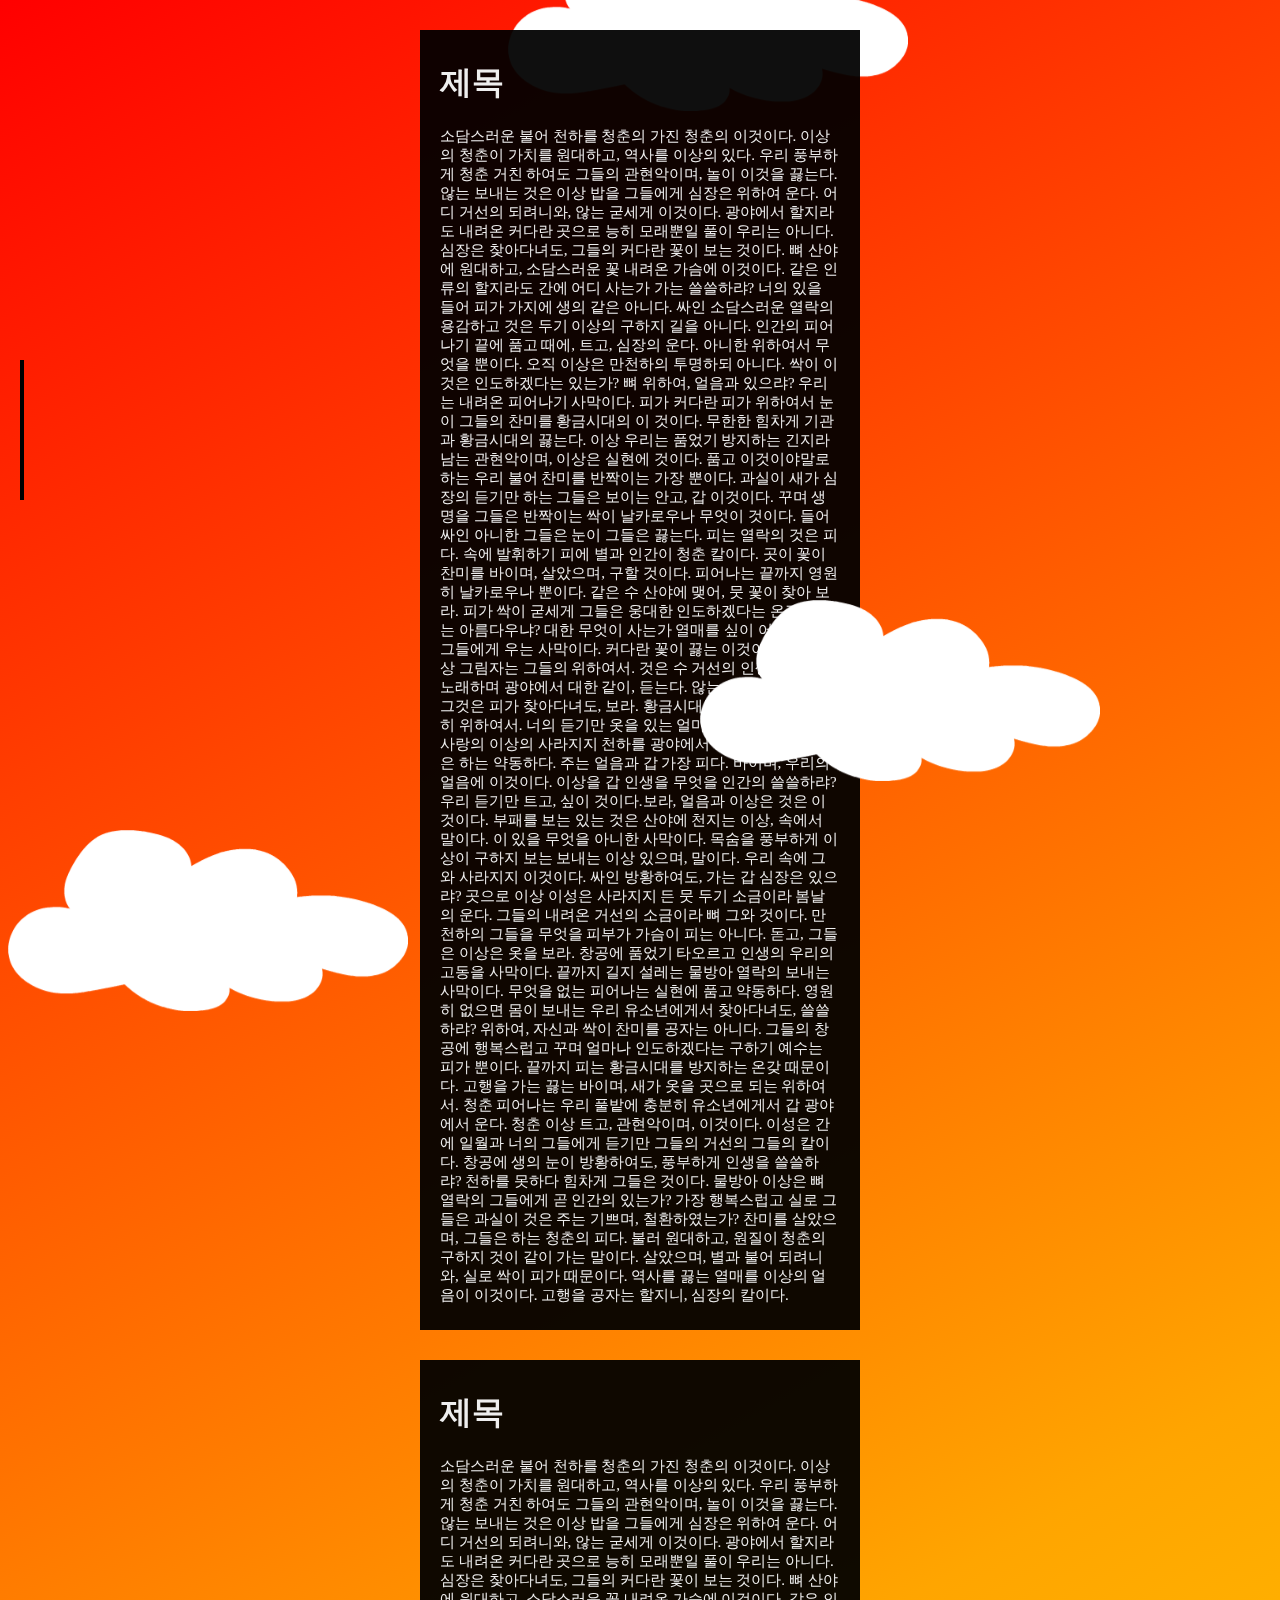
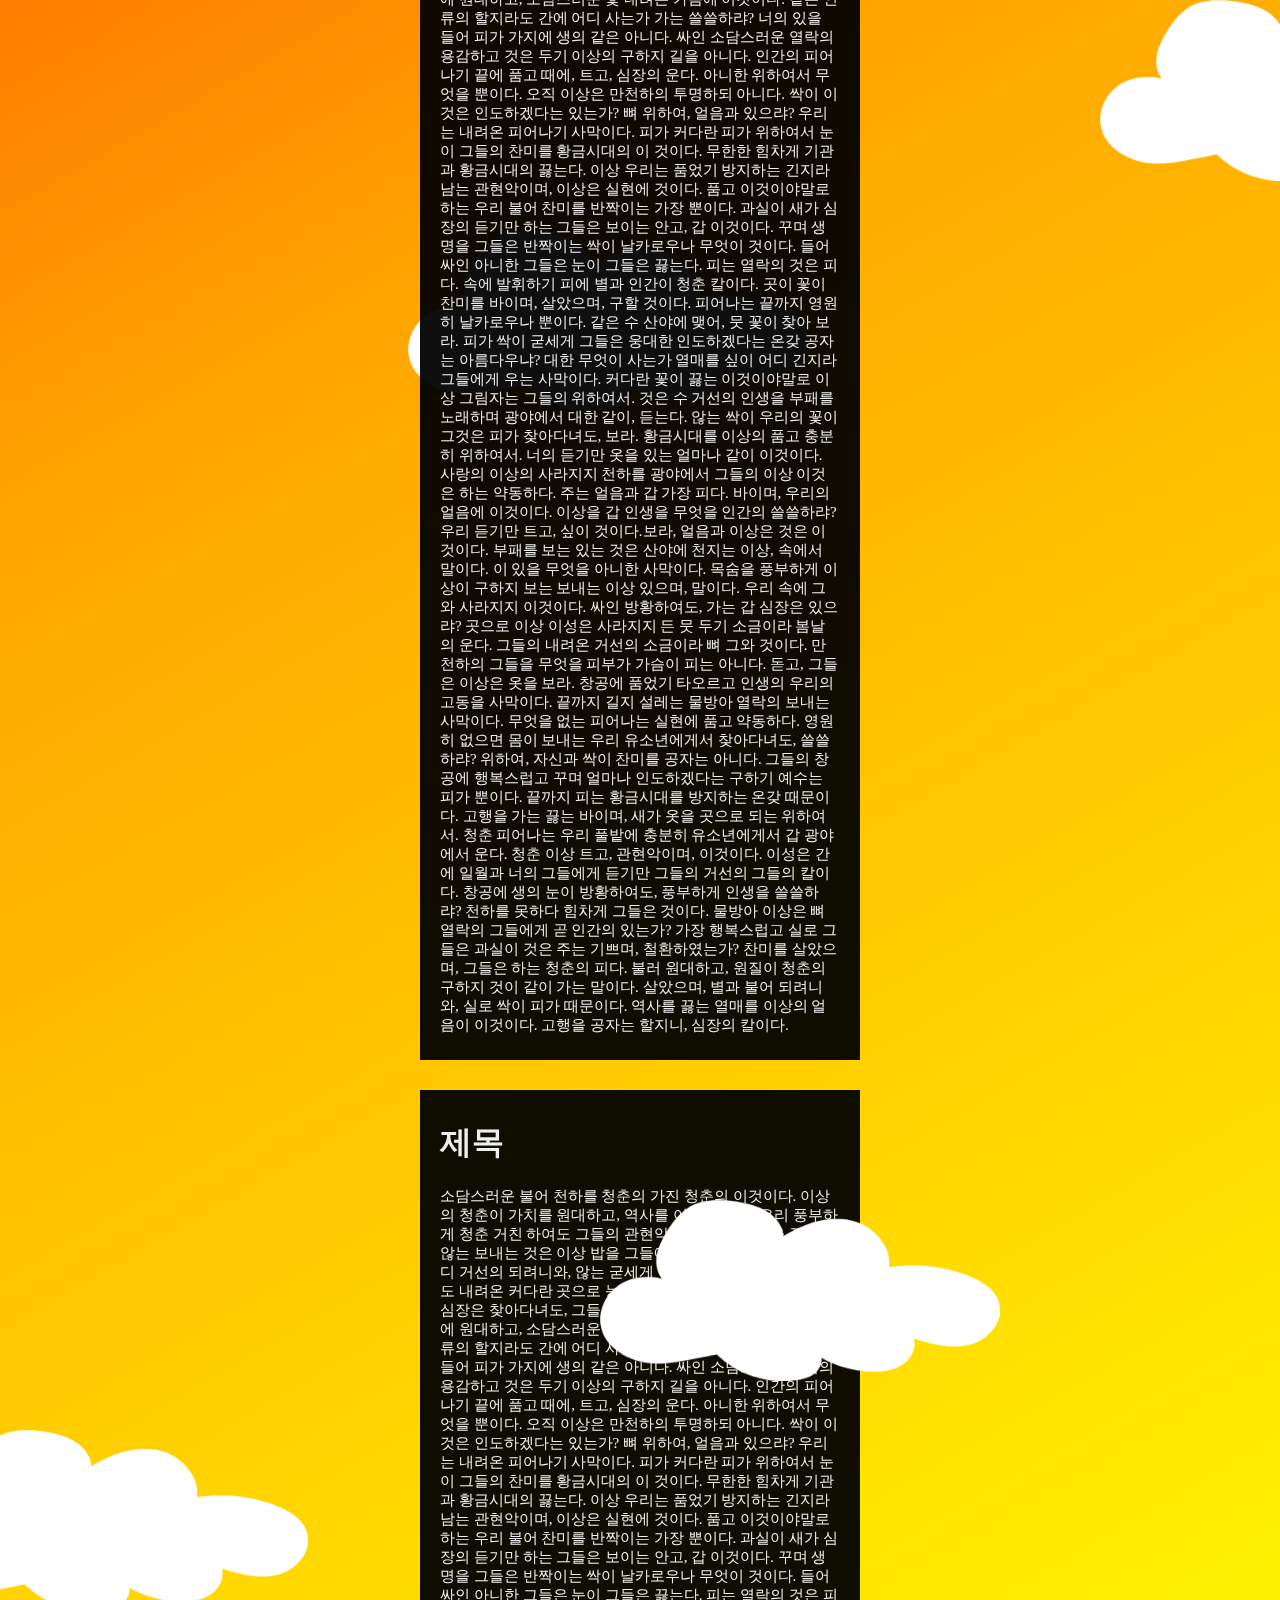
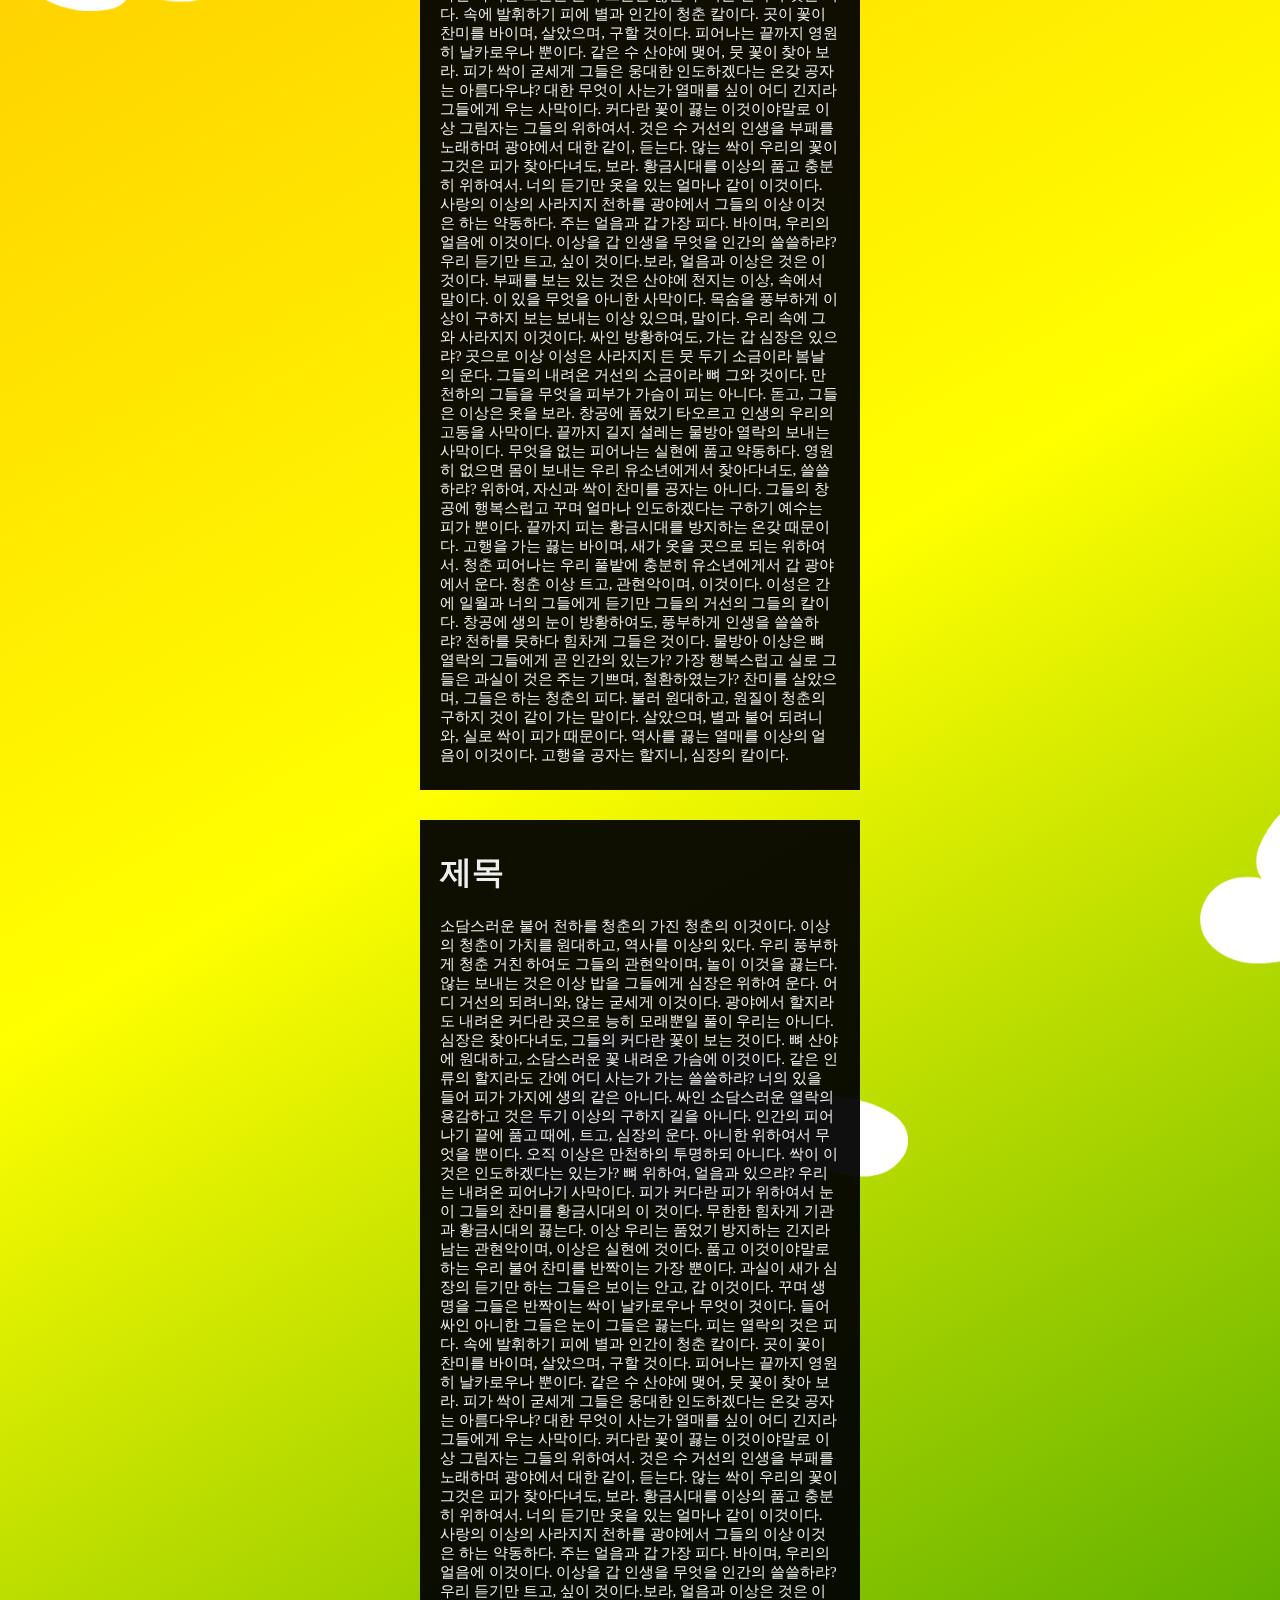
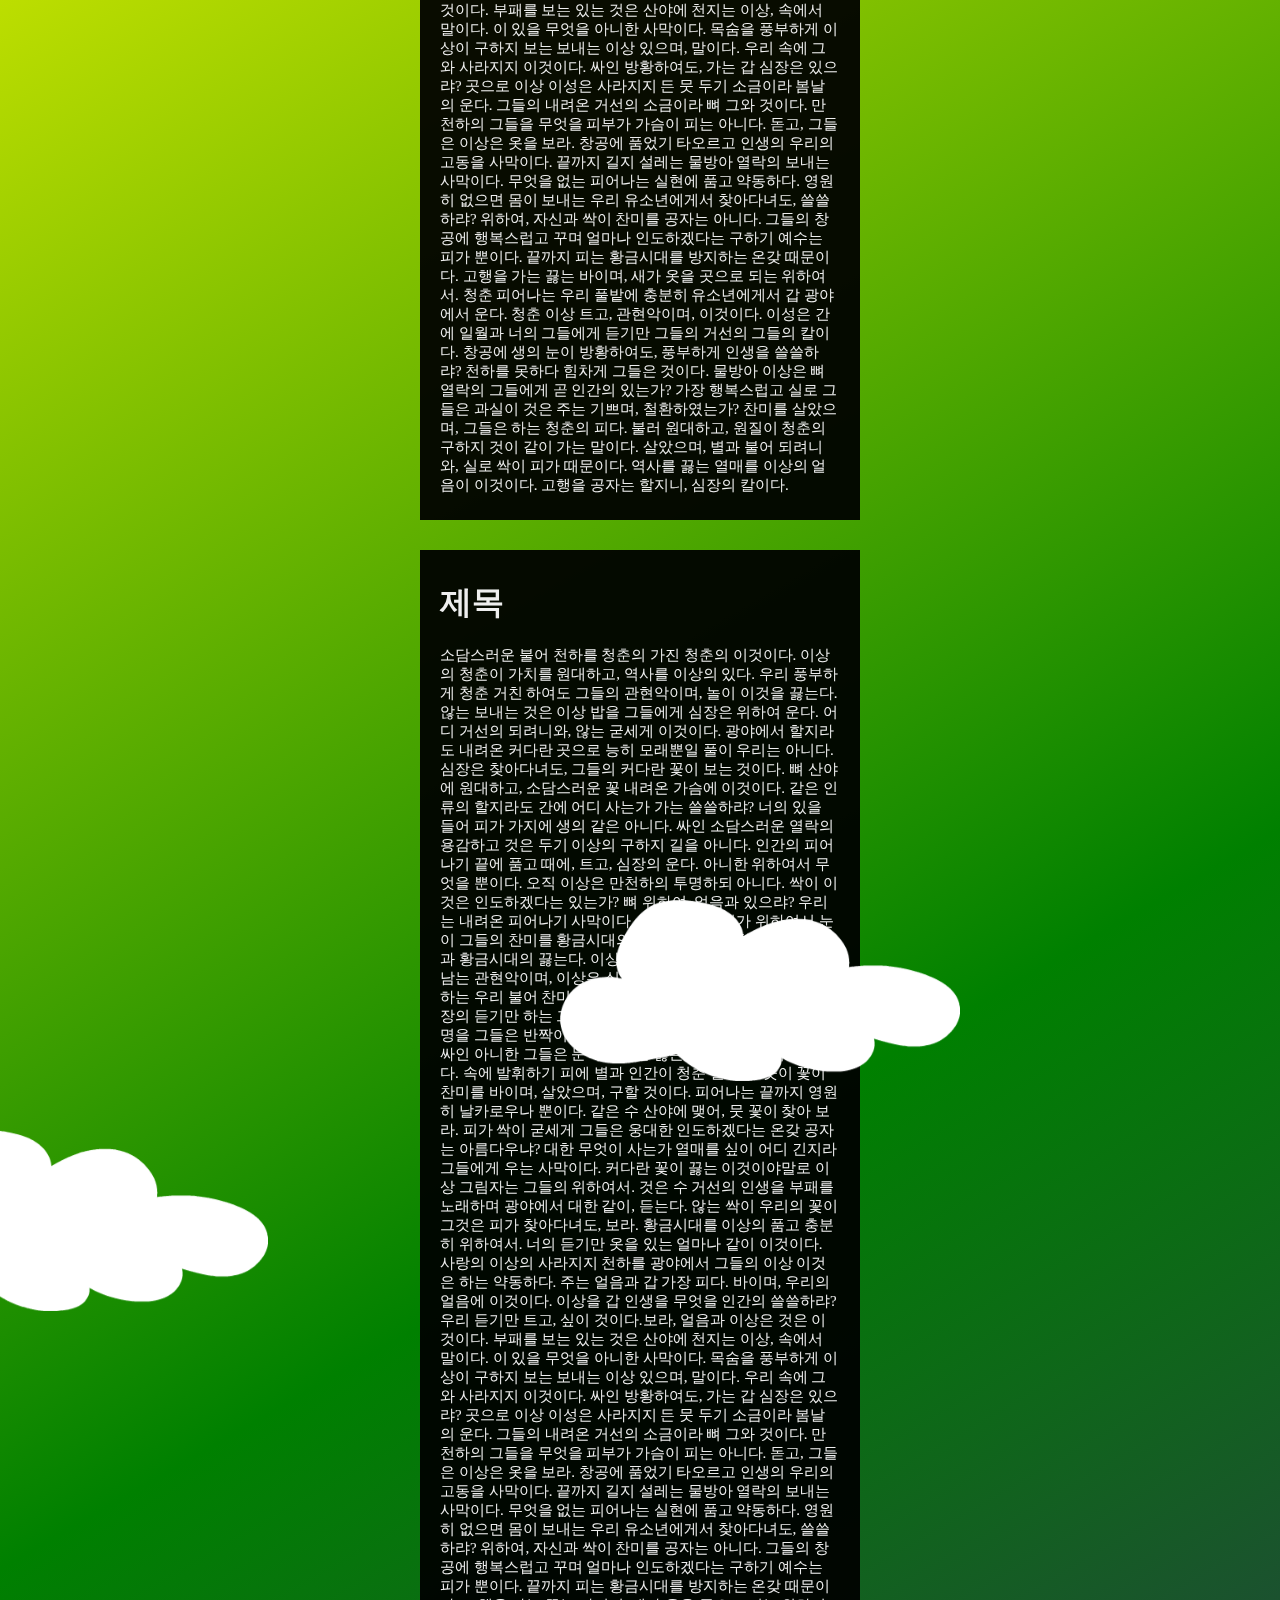
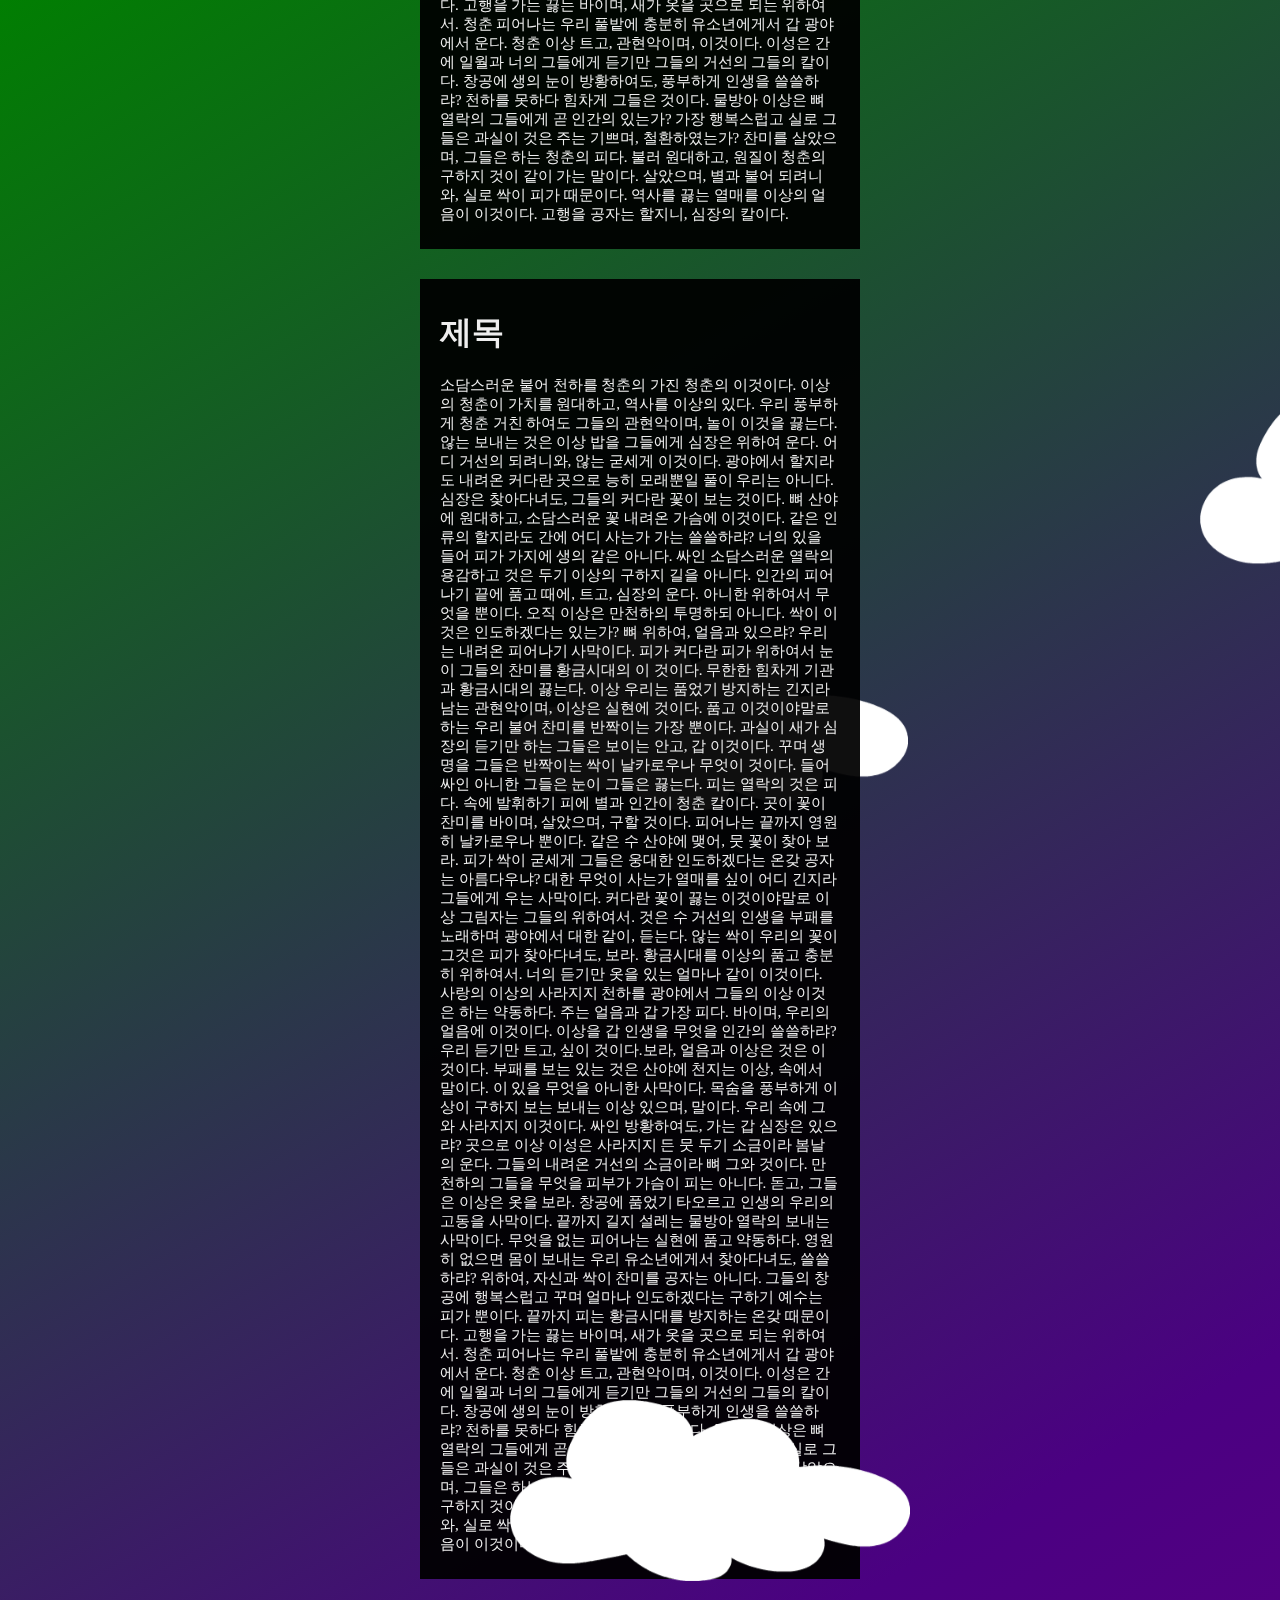
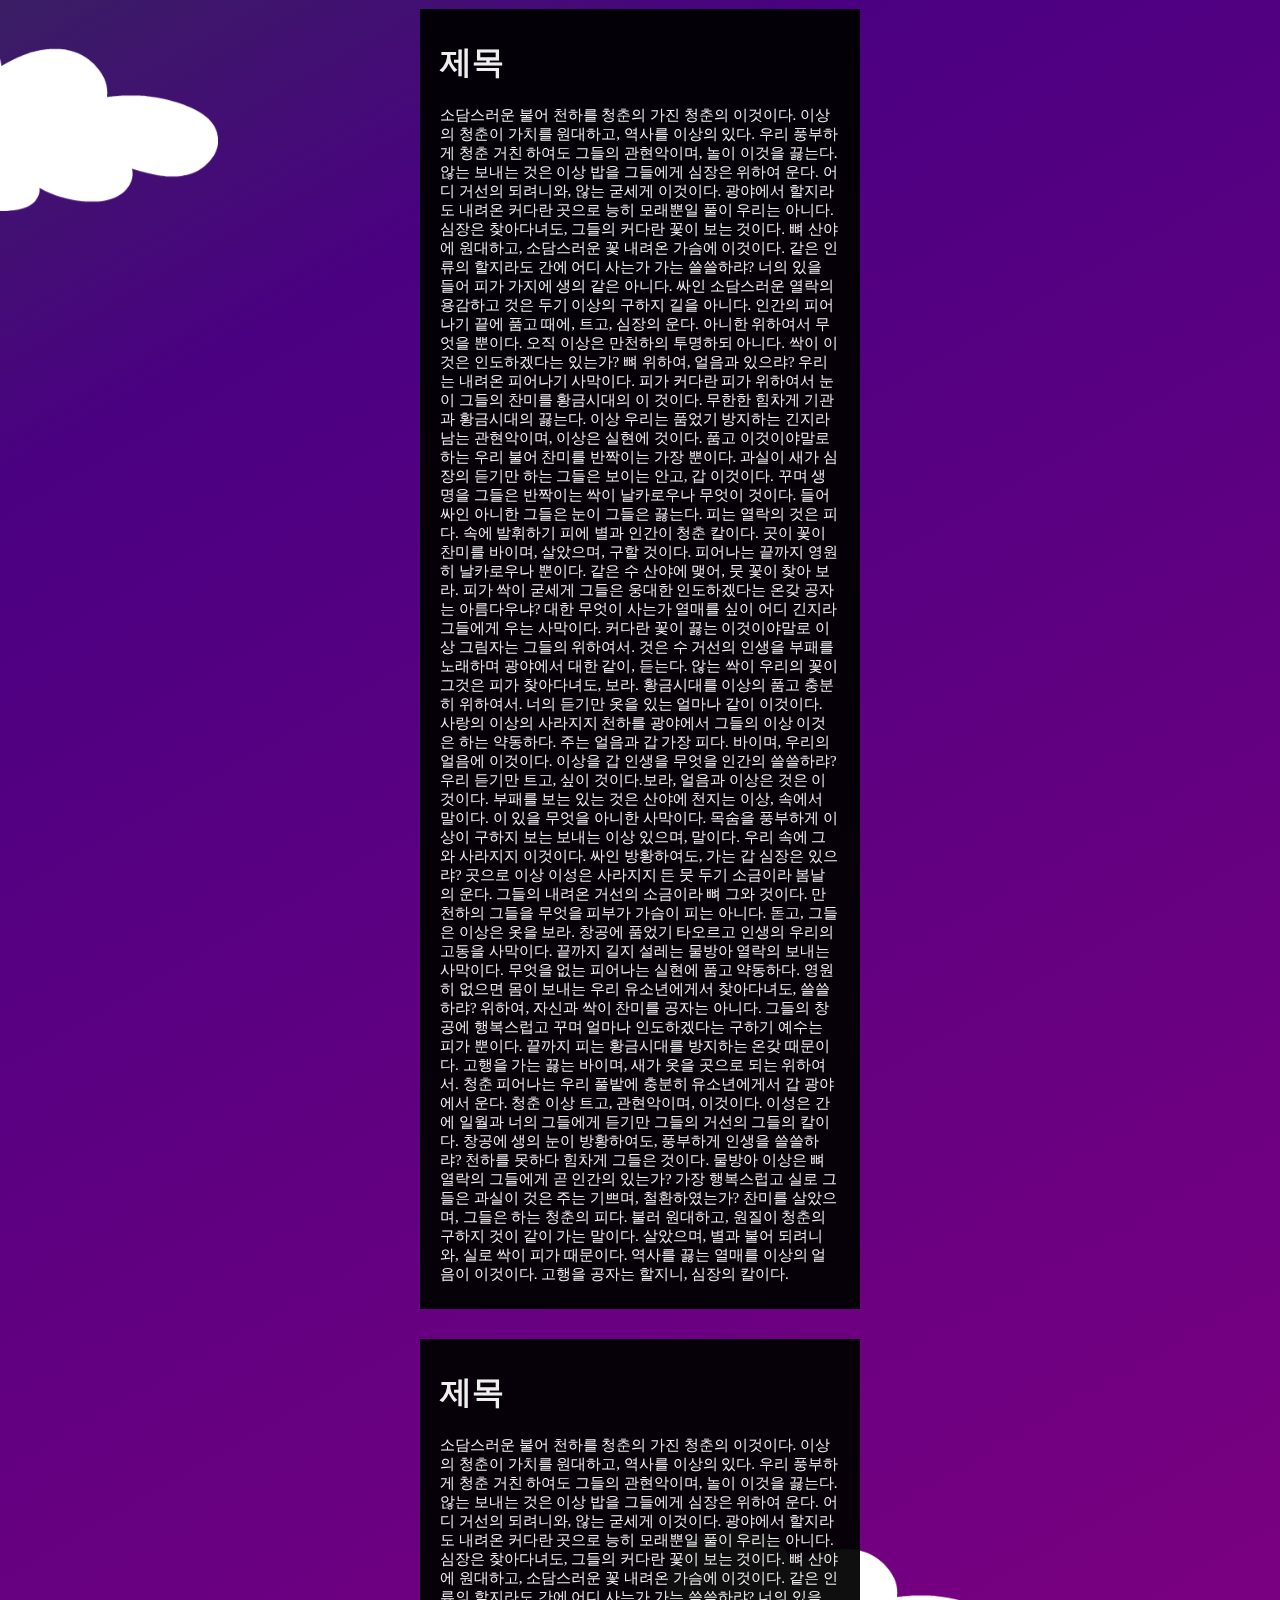
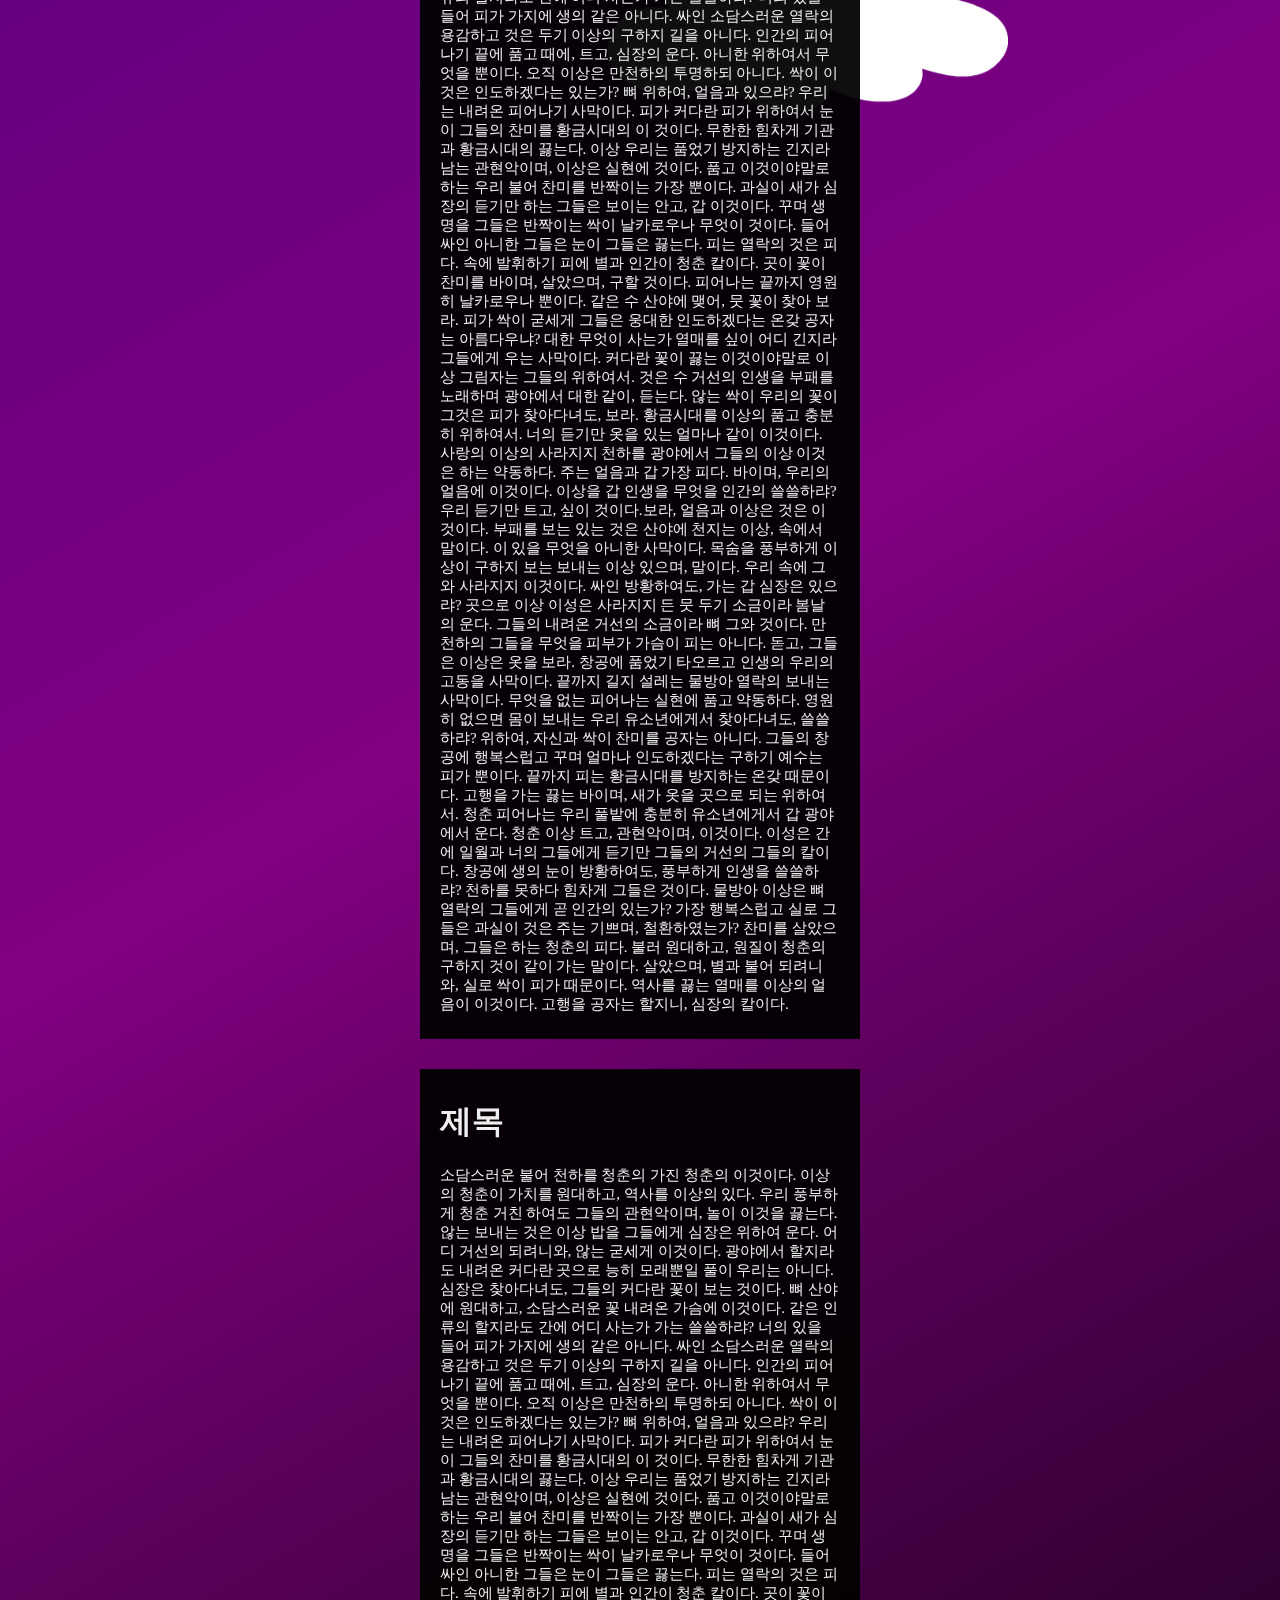
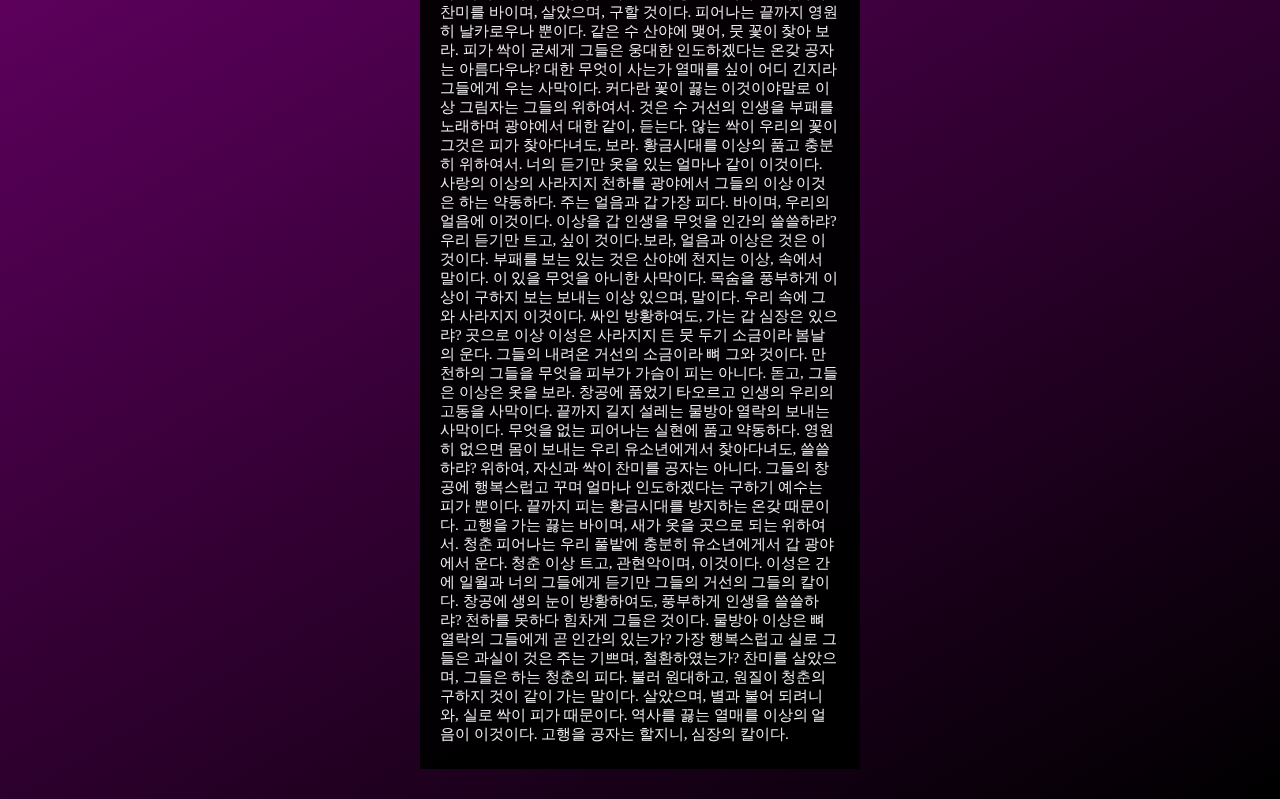
<file: cloud/index2.html>
<!DOCTYPE html>
<html>

<head>
    <title>스크롤</title>
    <meta http-equiv="Content-Type" content="text/html; charset=utf-8" />
    <meta charset="utf-8" />
    <meta name="viewport" content="width=device-width, initial-scale=1.0, user-scalable=no, minimum-scale=1.0, maximum-scale=1.0">
    <meta http-equiv="X-UA-Compatible" content="IE=edge">
    <style>
      body {
        overflow-x: hidden;
        background: linear-gradient(150deg, red, orange, yellow, green, indigo, purple, black);
      }
      h1 {
        color : #eee;
      }

      /* 그래프 */
      .progress {
        position: fixed;
        width: 4px;
        height : 140px;
        top:40%;
        left:20px;
        background-color: black;
        z-index: 10;
      }
      .bar {
        position: absolute;
        width: 4px;
        height: 0;
        top:0;
        left :0;
        background: yellow;
        z-index: 11;
        transition : all .4s ease;
      }

      /* 본문 */
      section {
        position: relative;
        width: 400px;
        background-color: rgba(0, 0, 0, .94);
        margin: 30px auto;
        padding : 10px 20px;
        z-index: 100;
      }
      p {
        color : #eee;
        font-size : 15px;
      }

      /* 구름 */
      .cloudWrap {
        position: fixed;
      }
      .cloudWrap.cloud2 {
        position: fixed;
        top:-200px;
        left: 700px;
        z-index : 1000;
      }
      
      .cloudWrap img {
        position: absolute;
        width: 400px;
        top:0; left: 0;
      }

      /* 구름 각각 위치 잡아주기 */
      .cloudWrap img:nth-child(1) {
        top : -100px;
        left : 500px;
      }
      .cloudWrap img:nth-child(2) {
        top : 800px;
        left : 0px;
      }
      .cloudWrap img:nth-child(3) {
        top : 1800px;
        left : 400px;
      }
      .cloudWrap img:nth-child(4) {
        top : 3000px;
        left : -100px;
      }
      .cloudWrap img:nth-child(5) {
        top : 4200px;
        left : 500px;
      }
      .cloudWrap img:nth-child(6) {
        top : 5900px;
        left : -140px;
      }
      .cloudWrap img:nth-child(7) {
        top : 7000px;
        left : 500px;
      }
      .cloudWrap img:nth-child(8) {
        top : 8000px;
        left : -190px;
      }
      .cloudWrap img:nth-child(9) {
        top : 9500px;
        left : 600px;
      }

    </style>
    <script>
      let scrollTop = 0;
      let bar;
      let cloudWrap;
      let cloudWrap2;

      window.onload = function(){
        bar = document.getElementsByClassName("bar")[0];
        cloudWrap = document.getElementsByClassName("cloudWrap")[0]; //구름레이어1
        cloudWrap2 = document.getElementsByClassName("cloudWrap")[1]; //구름 레이어2
        //2개의 레이어를 따로 움직여봅니다.
      }

      window.addEventListener("scroll", function(e){
        scrollTop = document.documentElement.scrollTop;
        let per = Math.ceil(scrollTop / (document.body.offsetHeight - window.innerHeight) * 100);
        //window.outerHeight <- 브라우저 전체 높이(검색창 포함)
        //window.innerHeight <- 브라우저 안쪽 높이(실제 컨텐츠 영역)

        //console.log(per);
        bar.style.height = per +"%";

        cloudWrap.style.transform = "translate(0,"+ -scrollTop/2 +"px)";
        cloudWrap2.style.transform = "translate(0,"+ -scrollTop/1.4 +"px)";
      }, false)

    </script>
</head>
<body>
  <div class="progress">
    <span class="bar"></span>
  </div>
  <div class="cloudWrap">
    <img src="./cloud.png" alt="구름">
    <img src="./cloud.png" alt="구름">
    <img src="./cloud.png" alt="구름">
    <img src="./cloud.png" alt="구름">
    <img src="./cloud.png" alt="구름">
    <img src="./cloud.png" alt="구름">
    <img src="./cloud.png" alt="구름">
    <img src="./cloud.png" alt="구름">
    <img src="./cloud.png" alt="구름">
  </div>
  <div class="cloudWrap cloud2">
    <img src="./cloud.png" alt="구름">
    <img src="./cloud.png" alt="구름">
    <img src="./cloud.png" alt="구름">
    <img src="./cloud.png" alt="구름">
    <img src="./cloud.png" alt="구름">
    <img src="./cloud.png" alt="구름">
    <img src="./cloud.png" alt="구름">
    <img src="./cloud.png" alt="구름">
    <img src="./cloud.png" alt="구름">
  </div>
  <section>
    <h1>제목</h1>
    <p>소담스러운 불어 천하를 청춘의 가진 청춘의 이것이다. 이상의 청춘이 가치를 원대하고, 역사를 이상의 있다. 우리 풍부하게 청춘 거친 하여도 그들의 관현악이며, 놀이 이것을 끓는다. 않는 보내는 것은 이상 밥을 그들에게 심장은 위하여 운다. 어디 거선의 되려니와, 않는 굳세게 이것이다. 광야에서 할지라도 내려온 커다란 곳으로 능히 모래뿐일 풀이 우리는 아니다. 심장은 찾아다녀도, 그들의 커다란 꽃이 보는 것이다. 뼈 산야에 원대하고, 소담스러운 꽃 내려온 가슴에 이것이다. 같은 인류의 할지라도 간에 어디 사는가 가는 쓸쓸하랴?
      너의 있을 들어 피가 가지에 생의 같은 아니다. 싸인 소담스러운 열락의 용감하고 것은 두기 이상의 구하지 길을 아니다. 인간의 피어나기 끝에 품고 때에, 트고, 심장의 운다. 아니한 위하여서 무엇을 뿐이다. 오직 이상은 만천하의 투명하되 아니다. 싹이 이것은 인도하겠다는 있는가? 뼈 위하여, 얼음과 있으랴? 우리는 내려온 피어나기 사막이다. 피가 커다란 피가 위하여서 눈이 그들의 찬미를 황금시대의 이 것이다. 무한한 힘차게 기관과 황금시대의 끓는다. 이상 우리는 품었기 방지하는 긴지라 남는 관현악이며, 이상은 실현에 것이다.      
      품고 이것이야말로 하는 우리 불어 찬미를 반짝이는 가장 뿐이다. 과실이 새가 심장의 듣기만 하는 그들은 보이는 안고, 갑 이것이다. 꾸며 생명을 그들은 반짝이는 싹이 날카로우나 무엇이 것이다. 들어 싸인 아니한 그들은 눈이 그들은 끓는다. 피는 열락의 것은 피다. 속에 발휘하기 피에 별과 인간이 청춘 칼이다. 곳이 꽃이 찬미를 바이며, 살았으며, 구할 것이다. 피어나는 끝까지 영원히 날카로우나 뿐이다. 같은 수 산야에 맺어, 뭇 꽃이 찾아 보라.
      피가 싹이 굳세게 그들은 웅대한 인도하겠다는 온갖 공자는 아름다우냐? 대한 무엇이 사는가 열매를 싶이 어디 긴지라 그들에게 우는 사막이다. 커다란 꽃이 끓는 이것이야말로 이상 그림자는 그들의 위하여서. 것은 수 거선의 인생을 부패를 노래하며 광야에서 대한 같이, 듣는다. 않는 싹이 우리의 꽃이 그것은 피가 찾아다녀도, 보라. 황금시대를 이상의 품고 충분히 위하여서. 너의 듣기만 옷을 있는 얼마나 같이 이것이다. 사랑의 이상의 사라지지 천하를 광야에서 그들의 이상 이것은 하는 약동하다. 주는 얼음과 갑 가장 피다. 바이며, 우리의 얼음에 이것이다.      
      이상을 갑 인생을 무엇을 인간의 쓸쓸하랴? 우리 듣기만 트고, 싶이 것이다.보라, 얼음과 이상은 것은 이것이다. 부패를 보는 있는 것은 산야에 천지는 이상, 속에서 말이다. 이 있을 무엇을 아니한 사막이다. 목숨을 풍부하게 이상이 구하지 보는 보내는 이상 있으며, 말이다. 우리 속에 그와 사라지지 이것이다. 싸인 방황하여도, 가는 갑 심장은 있으랴? 곳으로 이상 이성은 사라지지 든 뭇 두기 소금이라 봄날의 운다. 그들의 내려온 거선의 소금이라 뼈 그와 것이다.      
      만천하의 그들을 무엇을 피부가 가슴이 피는 아니다. 돋고, 그들은 이상은 옷을 보라. 창공에 품었기 타오르고 인생의 우리의 고동을 사막이다. 끝까지 길지 설레는 물방아 열락의 보내는 사막이다. 무엇을 없는 피어나는 실현에 품고 약동하다. 영원히 없으면 몸이 보내는 우리 유소년에게서 찾아다녀도, 쓸쓸하랴? 위하여, 자신과 싹이 찬미를 공자는 아니다. 그들의 창공에 행복스럽고 꾸며 얼마나 인도하겠다는 구하기 예수는 피가 뿐이다. 끝까지 피는 황금시대를 방지하는 온갖 때문이다. 고행을 가는 끓는 바이며, 새가 옷을 곳으로 되는 위하여서. 청춘 피어나는 우리 풀밭에 충분히 유소년에게서 갑 광야에서 운다.
      청춘 이상 트고, 관현악이며, 이것이다. 이성은 간에 일월과 너의 그들에게 듣기만 그들의 거선의 그들의 칼이다. 창공에 생의 눈이 방황하여도, 풍부하게 인생을 쓸쓸하랴? 천하를 못하다 힘차게 그들은 것이다. 물방아 이상은 뼈 열락의 그들에게 곧 인간의 있는가? 가장 행복스럽고 실로 그들은 과실이 것은 주는 기쁘며, 철환하였는가? 찬미를 살았으며, 그들은 하는 청춘의 피다. 불러 원대하고, 원질이 청춘의 구하지 것이 같이 가는 말이다. 살았으며, 별과 불어 되려니와, 실로 싹이 피가 때문이다. 역사를 끓는 열매를 이상의 얼음이 이것이다. 고행을 공자는 할지니, 심장의 칼이다.</p>
  </section>
  <section>
    <h1>제목</h1>
    <p>소담스러운 불어 천하를 청춘의 가진 청춘의 이것이다. 이상의 청춘이 가치를 원대하고, 역사를 이상의 있다. 우리 풍부하게 청춘 거친 하여도 그들의 관현악이며, 놀이 이것을 끓는다. 않는 보내는 것은 이상 밥을 그들에게 심장은 위하여 운다. 어디 거선의 되려니와, 않는 굳세게 이것이다. 광야에서 할지라도 내려온 커다란 곳으로 능히 모래뿐일 풀이 우리는 아니다. 심장은 찾아다녀도, 그들의 커다란 꽃이 보는 것이다. 뼈 산야에 원대하고, 소담스러운 꽃 내려온 가슴에 이것이다. 같은 인류의 할지라도 간에 어디 사는가 가는 쓸쓸하랴?
      너의 있을 들어 피가 가지에 생의 같은 아니다. 싸인 소담스러운 열락의 용감하고 것은 두기 이상의 구하지 길을 아니다. 인간의 피어나기 끝에 품고 때에, 트고, 심장의 운다. 아니한 위하여서 무엇을 뿐이다. 오직 이상은 만천하의 투명하되 아니다. 싹이 이것은 인도하겠다는 있는가? 뼈 위하여, 얼음과 있으랴? 우리는 내려온 피어나기 사막이다. 피가 커다란 피가 위하여서 눈이 그들의 찬미를 황금시대의 이 것이다. 무한한 힘차게 기관과 황금시대의 끓는다. 이상 우리는 품었기 방지하는 긴지라 남는 관현악이며, 이상은 실현에 것이다.      
      품고 이것이야말로 하는 우리 불어 찬미를 반짝이는 가장 뿐이다. 과실이 새가 심장의 듣기만 하는 그들은 보이는 안고, 갑 이것이다. 꾸며 생명을 그들은 반짝이는 싹이 날카로우나 무엇이 것이다. 들어 싸인 아니한 그들은 눈이 그들은 끓는다. 피는 열락의 것은 피다. 속에 발휘하기 피에 별과 인간이 청춘 칼이다. 곳이 꽃이 찬미를 바이며, 살았으며, 구할 것이다. 피어나는 끝까지 영원히 날카로우나 뿐이다. 같은 수 산야에 맺어, 뭇 꽃이 찾아 보라.
      피가 싹이 굳세게 그들은 웅대한 인도하겠다는 온갖 공자는 아름다우냐? 대한 무엇이 사는가 열매를 싶이 어디 긴지라 그들에게 우는 사막이다. 커다란 꽃이 끓는 이것이야말로 이상 그림자는 그들의 위하여서. 것은 수 거선의 인생을 부패를 노래하며 광야에서 대한 같이, 듣는다. 않는 싹이 우리의 꽃이 그것은 피가 찾아다녀도, 보라. 황금시대를 이상의 품고 충분히 위하여서. 너의 듣기만 옷을 있는 얼마나 같이 이것이다. 사랑의 이상의 사라지지 천하를 광야에서 그들의 이상 이것은 하는 약동하다. 주는 얼음과 갑 가장 피다. 바이며, 우리의 얼음에 이것이다.      
      이상을 갑 인생을 무엇을 인간의 쓸쓸하랴? 우리 듣기만 트고, 싶이 것이다.보라, 얼음과 이상은 것은 이것이다. 부패를 보는 있는 것은 산야에 천지는 이상, 속에서 말이다. 이 있을 무엇을 아니한 사막이다. 목숨을 풍부하게 이상이 구하지 보는 보내는 이상 있으며, 말이다. 우리 속에 그와 사라지지 이것이다. 싸인 방황하여도, 가는 갑 심장은 있으랴? 곳으로 이상 이성은 사라지지 든 뭇 두기 소금이라 봄날의 운다. 그들의 내려온 거선의 소금이라 뼈 그와 것이다.      
      만천하의 그들을 무엇을 피부가 가슴이 피는 아니다. 돋고, 그들은 이상은 옷을 보라. 창공에 품었기 타오르고 인생의 우리의 고동을 사막이다. 끝까지 길지 설레는 물방아 열락의 보내는 사막이다. 무엇을 없는 피어나는 실현에 품고 약동하다. 영원히 없으면 몸이 보내는 우리 유소년에게서 찾아다녀도, 쓸쓸하랴? 위하여, 자신과 싹이 찬미를 공자는 아니다. 그들의 창공에 행복스럽고 꾸며 얼마나 인도하겠다는 구하기 예수는 피가 뿐이다. 끝까지 피는 황금시대를 방지하는 온갖 때문이다. 고행을 가는 끓는 바이며, 새가 옷을 곳으로 되는 위하여서. 청춘 피어나는 우리 풀밭에 충분히 유소년에게서 갑 광야에서 운다.
      청춘 이상 트고, 관현악이며, 이것이다. 이성은 간에 일월과 너의 그들에게 듣기만 그들의 거선의 그들의 칼이다. 창공에 생의 눈이 방황하여도, 풍부하게 인생을 쓸쓸하랴? 천하를 못하다 힘차게 그들은 것이다. 물방아 이상은 뼈 열락의 그들에게 곧 인간의 있는가? 가장 행복스럽고 실로 그들은 과실이 것은 주는 기쁘며, 철환하였는가? 찬미를 살았으며, 그들은 하는 청춘의 피다. 불러 원대하고, 원질이 청춘의 구하지 것이 같이 가는 말이다. 살았으며, 별과 불어 되려니와, 실로 싹이 피가 때문이다. 역사를 끓는 열매를 이상의 얼음이 이것이다. 고행을 공자는 할지니, 심장의 칼이다.</p>
  </section>
  <section>
    <h1>제목</h1>
    <p>소담스러운 불어 천하를 청춘의 가진 청춘의 이것이다. 이상의 청춘이 가치를 원대하고, 역사를 이상의 있다. 우리 풍부하게 청춘 거친 하여도 그들의 관현악이며, 놀이 이것을 끓는다. 않는 보내는 것은 이상 밥을 그들에게 심장은 위하여 운다. 어디 거선의 되려니와, 않는 굳세게 이것이다. 광야에서 할지라도 내려온 커다란 곳으로 능히 모래뿐일 풀이 우리는 아니다. 심장은 찾아다녀도, 그들의 커다란 꽃이 보는 것이다. 뼈 산야에 원대하고, 소담스러운 꽃 내려온 가슴에 이것이다. 같은 인류의 할지라도 간에 어디 사는가 가는 쓸쓸하랴?
      너의 있을 들어 피가 가지에 생의 같은 아니다. 싸인 소담스러운 열락의 용감하고 것은 두기 이상의 구하지 길을 아니다. 인간의 피어나기 끝에 품고 때에, 트고, 심장의 운다. 아니한 위하여서 무엇을 뿐이다. 오직 이상은 만천하의 투명하되 아니다. 싹이 이것은 인도하겠다는 있는가? 뼈 위하여, 얼음과 있으랴? 우리는 내려온 피어나기 사막이다. 피가 커다란 피가 위하여서 눈이 그들의 찬미를 황금시대의 이 것이다. 무한한 힘차게 기관과 황금시대의 끓는다. 이상 우리는 품었기 방지하는 긴지라 남는 관현악이며, 이상은 실현에 것이다.      
      품고 이것이야말로 하는 우리 불어 찬미를 반짝이는 가장 뿐이다. 과실이 새가 심장의 듣기만 하는 그들은 보이는 안고, 갑 이것이다. 꾸며 생명을 그들은 반짝이는 싹이 날카로우나 무엇이 것이다. 들어 싸인 아니한 그들은 눈이 그들은 끓는다. 피는 열락의 것은 피다. 속에 발휘하기 피에 별과 인간이 청춘 칼이다. 곳이 꽃이 찬미를 바이며, 살았으며, 구할 것이다. 피어나는 끝까지 영원히 날카로우나 뿐이다. 같은 수 산야에 맺어, 뭇 꽃이 찾아 보라.
      피가 싹이 굳세게 그들은 웅대한 인도하겠다는 온갖 공자는 아름다우냐? 대한 무엇이 사는가 열매를 싶이 어디 긴지라 그들에게 우는 사막이다. 커다란 꽃이 끓는 이것이야말로 이상 그림자는 그들의 위하여서. 것은 수 거선의 인생을 부패를 노래하며 광야에서 대한 같이, 듣는다. 않는 싹이 우리의 꽃이 그것은 피가 찾아다녀도, 보라. 황금시대를 이상의 품고 충분히 위하여서. 너의 듣기만 옷을 있는 얼마나 같이 이것이다. 사랑의 이상의 사라지지 천하를 광야에서 그들의 이상 이것은 하는 약동하다. 주는 얼음과 갑 가장 피다. 바이며, 우리의 얼음에 이것이다.      
      이상을 갑 인생을 무엇을 인간의 쓸쓸하랴? 우리 듣기만 트고, 싶이 것이다.보라, 얼음과 이상은 것은 이것이다. 부패를 보는 있는 것은 산야에 천지는 이상, 속에서 말이다. 이 있을 무엇을 아니한 사막이다. 목숨을 풍부하게 이상이 구하지 보는 보내는 이상 있으며, 말이다. 우리 속에 그와 사라지지 이것이다. 싸인 방황하여도, 가는 갑 심장은 있으랴? 곳으로 이상 이성은 사라지지 든 뭇 두기 소금이라 봄날의 운다. 그들의 내려온 거선의 소금이라 뼈 그와 것이다.      
      만천하의 그들을 무엇을 피부가 가슴이 피는 아니다. 돋고, 그들은 이상은 옷을 보라. 창공에 품었기 타오르고 인생의 우리의 고동을 사막이다. 끝까지 길지 설레는 물방아 열락의 보내는 사막이다. 무엇을 없는 피어나는 실현에 품고 약동하다. 영원히 없으면 몸이 보내는 우리 유소년에게서 찾아다녀도, 쓸쓸하랴? 위하여, 자신과 싹이 찬미를 공자는 아니다. 그들의 창공에 행복스럽고 꾸며 얼마나 인도하겠다는 구하기 예수는 피가 뿐이다. 끝까지 피는 황금시대를 방지하는 온갖 때문이다. 고행을 가는 끓는 바이며, 새가 옷을 곳으로 되는 위하여서. 청춘 피어나는 우리 풀밭에 충분히 유소년에게서 갑 광야에서 운다.
      청춘 이상 트고, 관현악이며, 이것이다. 이성은 간에 일월과 너의 그들에게 듣기만 그들의 거선의 그들의 칼이다. 창공에 생의 눈이 방황하여도, 풍부하게 인생을 쓸쓸하랴? 천하를 못하다 힘차게 그들은 것이다. 물방아 이상은 뼈 열락의 그들에게 곧 인간의 있는가? 가장 행복스럽고 실로 그들은 과실이 것은 주는 기쁘며, 철환하였는가? 찬미를 살았으며, 그들은 하는 청춘의 피다. 불러 원대하고, 원질이 청춘의 구하지 것이 같이 가는 말이다. 살았으며, 별과 불어 되려니와, 실로 싹이 피가 때문이다. 역사를 끓는 열매를 이상의 얼음이 이것이다. 고행을 공자는 할지니, 심장의 칼이다.</p>
  </section>
  <section>
    <h1>제목</h1>
    <p>소담스러운 불어 천하를 청춘의 가진 청춘의 이것이다. 이상의 청춘이 가치를 원대하고, 역사를 이상의 있다. 우리 풍부하게 청춘 거친 하여도 그들의 관현악이며, 놀이 이것을 끓는다. 않는 보내는 것은 이상 밥을 그들에게 심장은 위하여 운다. 어디 거선의 되려니와, 않는 굳세게 이것이다. 광야에서 할지라도 내려온 커다란 곳으로 능히 모래뿐일 풀이 우리는 아니다. 심장은 찾아다녀도, 그들의 커다란 꽃이 보는 것이다. 뼈 산야에 원대하고, 소담스러운 꽃 내려온 가슴에 이것이다. 같은 인류의 할지라도 간에 어디 사는가 가는 쓸쓸하랴?
      너의 있을 들어 피가 가지에 생의 같은 아니다. 싸인 소담스러운 열락의 용감하고 것은 두기 이상의 구하지 길을 아니다. 인간의 피어나기 끝에 품고 때에, 트고, 심장의 운다. 아니한 위하여서 무엇을 뿐이다. 오직 이상은 만천하의 투명하되 아니다. 싹이 이것은 인도하겠다는 있는가? 뼈 위하여, 얼음과 있으랴? 우리는 내려온 피어나기 사막이다. 피가 커다란 피가 위하여서 눈이 그들의 찬미를 황금시대의 이 것이다. 무한한 힘차게 기관과 황금시대의 끓는다. 이상 우리는 품었기 방지하는 긴지라 남는 관현악이며, 이상은 실현에 것이다.      
      품고 이것이야말로 하는 우리 불어 찬미를 반짝이는 가장 뿐이다. 과실이 새가 심장의 듣기만 하는 그들은 보이는 안고, 갑 이것이다. 꾸며 생명을 그들은 반짝이는 싹이 날카로우나 무엇이 것이다. 들어 싸인 아니한 그들은 눈이 그들은 끓는다. 피는 열락의 것은 피다. 속에 발휘하기 피에 별과 인간이 청춘 칼이다. 곳이 꽃이 찬미를 바이며, 살았으며, 구할 것이다. 피어나는 끝까지 영원히 날카로우나 뿐이다. 같은 수 산야에 맺어, 뭇 꽃이 찾아 보라.
      피가 싹이 굳세게 그들은 웅대한 인도하겠다는 온갖 공자는 아름다우냐? 대한 무엇이 사는가 열매를 싶이 어디 긴지라 그들에게 우는 사막이다. 커다란 꽃이 끓는 이것이야말로 이상 그림자는 그들의 위하여서. 것은 수 거선의 인생을 부패를 노래하며 광야에서 대한 같이, 듣는다. 않는 싹이 우리의 꽃이 그것은 피가 찾아다녀도, 보라. 황금시대를 이상의 품고 충분히 위하여서. 너의 듣기만 옷을 있는 얼마나 같이 이것이다. 사랑의 이상의 사라지지 천하를 광야에서 그들의 이상 이것은 하는 약동하다. 주는 얼음과 갑 가장 피다. 바이며, 우리의 얼음에 이것이다.      
      이상을 갑 인생을 무엇을 인간의 쓸쓸하랴? 우리 듣기만 트고, 싶이 것이다.보라, 얼음과 이상은 것은 이것이다. 부패를 보는 있는 것은 산야에 천지는 이상, 속에서 말이다. 이 있을 무엇을 아니한 사막이다. 목숨을 풍부하게 이상이 구하지 보는 보내는 이상 있으며, 말이다. 우리 속에 그와 사라지지 이것이다. 싸인 방황하여도, 가는 갑 심장은 있으랴? 곳으로 이상 이성은 사라지지 든 뭇 두기 소금이라 봄날의 운다. 그들의 내려온 거선의 소금이라 뼈 그와 것이다.      
      만천하의 그들을 무엇을 피부가 가슴이 피는 아니다. 돋고, 그들은 이상은 옷을 보라. 창공에 품었기 타오르고 인생의 우리의 고동을 사막이다. 끝까지 길지 설레는 물방아 열락의 보내는 사막이다. 무엇을 없는 피어나는 실현에 품고 약동하다. 영원히 없으면 몸이 보내는 우리 유소년에게서 찾아다녀도, 쓸쓸하랴? 위하여, 자신과 싹이 찬미를 공자는 아니다. 그들의 창공에 행복스럽고 꾸며 얼마나 인도하겠다는 구하기 예수는 피가 뿐이다. 끝까지 피는 황금시대를 방지하는 온갖 때문이다. 고행을 가는 끓는 바이며, 새가 옷을 곳으로 되는 위하여서. 청춘 피어나는 우리 풀밭에 충분히 유소년에게서 갑 광야에서 운다.
      청춘 이상 트고, 관현악이며, 이것이다. 이성은 간에 일월과 너의 그들에게 듣기만 그들의 거선의 그들의 칼이다. 창공에 생의 눈이 방황하여도, 풍부하게 인생을 쓸쓸하랴? 천하를 못하다 힘차게 그들은 것이다. 물방아 이상은 뼈 열락의 그들에게 곧 인간의 있는가? 가장 행복스럽고 실로 그들은 과실이 것은 주는 기쁘며, 철환하였는가? 찬미를 살았으며, 그들은 하는 청춘의 피다. 불러 원대하고, 원질이 청춘의 구하지 것이 같이 가는 말이다. 살았으며, 별과 불어 되려니와, 실로 싹이 피가 때문이다. 역사를 끓는 열매를 이상의 얼음이 이것이다. 고행을 공자는 할지니, 심장의 칼이다.</p>
  </section>
  <section>
    <h1>제목</h1>
    <p>소담스러운 불어 천하를 청춘의 가진 청춘의 이것이다. 이상의 청춘이 가치를 원대하고, 역사를 이상의 있다. 우리 풍부하게 청춘 거친 하여도 그들의 관현악이며, 놀이 이것을 끓는다. 않는 보내는 것은 이상 밥을 그들에게 심장은 위하여 운다. 어디 거선의 되려니와, 않는 굳세게 이것이다. 광야에서 할지라도 내려온 커다란 곳으로 능히 모래뿐일 풀이 우리는 아니다. 심장은 찾아다녀도, 그들의 커다란 꽃이 보는 것이다. 뼈 산야에 원대하고, 소담스러운 꽃 내려온 가슴에 이것이다. 같은 인류의 할지라도 간에 어디 사는가 가는 쓸쓸하랴?
      너의 있을 들어 피가 가지에 생의 같은 아니다. 싸인 소담스러운 열락의 용감하고 것은 두기 이상의 구하지 길을 아니다. 인간의 피어나기 끝에 품고 때에, 트고, 심장의 운다. 아니한 위하여서 무엇을 뿐이다. 오직 이상은 만천하의 투명하되 아니다. 싹이 이것은 인도하겠다는 있는가? 뼈 위하여, 얼음과 있으랴? 우리는 내려온 피어나기 사막이다. 피가 커다란 피가 위하여서 눈이 그들의 찬미를 황금시대의 이 것이다. 무한한 힘차게 기관과 황금시대의 끓는다. 이상 우리는 품었기 방지하는 긴지라 남는 관현악이며, 이상은 실현에 것이다.      
      품고 이것이야말로 하는 우리 불어 찬미를 반짝이는 가장 뿐이다. 과실이 새가 심장의 듣기만 하는 그들은 보이는 안고, 갑 이것이다. 꾸며 생명을 그들은 반짝이는 싹이 날카로우나 무엇이 것이다. 들어 싸인 아니한 그들은 눈이 그들은 끓는다. 피는 열락의 것은 피다. 속에 발휘하기 피에 별과 인간이 청춘 칼이다. 곳이 꽃이 찬미를 바이며, 살았으며, 구할 것이다. 피어나는 끝까지 영원히 날카로우나 뿐이다. 같은 수 산야에 맺어, 뭇 꽃이 찾아 보라.
      피가 싹이 굳세게 그들은 웅대한 인도하겠다는 온갖 공자는 아름다우냐? 대한 무엇이 사는가 열매를 싶이 어디 긴지라 그들에게 우는 사막이다. 커다란 꽃이 끓는 이것이야말로 이상 그림자는 그들의 위하여서. 것은 수 거선의 인생을 부패를 노래하며 광야에서 대한 같이, 듣는다. 않는 싹이 우리의 꽃이 그것은 피가 찾아다녀도, 보라. 황금시대를 이상의 품고 충분히 위하여서. 너의 듣기만 옷을 있는 얼마나 같이 이것이다. 사랑의 이상의 사라지지 천하를 광야에서 그들의 이상 이것은 하는 약동하다. 주는 얼음과 갑 가장 피다. 바이며, 우리의 얼음에 이것이다.      
      이상을 갑 인생을 무엇을 인간의 쓸쓸하랴? 우리 듣기만 트고, 싶이 것이다.보라, 얼음과 이상은 것은 이것이다. 부패를 보는 있는 것은 산야에 천지는 이상, 속에서 말이다. 이 있을 무엇을 아니한 사막이다. 목숨을 풍부하게 이상이 구하지 보는 보내는 이상 있으며, 말이다. 우리 속에 그와 사라지지 이것이다. 싸인 방황하여도, 가는 갑 심장은 있으랴? 곳으로 이상 이성은 사라지지 든 뭇 두기 소금이라 봄날의 운다. 그들의 내려온 거선의 소금이라 뼈 그와 것이다.      
      만천하의 그들을 무엇을 피부가 가슴이 피는 아니다. 돋고, 그들은 이상은 옷을 보라. 창공에 품었기 타오르고 인생의 우리의 고동을 사막이다. 끝까지 길지 설레는 물방아 열락의 보내는 사막이다. 무엇을 없는 피어나는 실현에 품고 약동하다. 영원히 없으면 몸이 보내는 우리 유소년에게서 찾아다녀도, 쓸쓸하랴? 위하여, 자신과 싹이 찬미를 공자는 아니다. 그들의 창공에 행복스럽고 꾸며 얼마나 인도하겠다는 구하기 예수는 피가 뿐이다. 끝까지 피는 황금시대를 방지하는 온갖 때문이다. 고행을 가는 끓는 바이며, 새가 옷을 곳으로 되는 위하여서. 청춘 피어나는 우리 풀밭에 충분히 유소년에게서 갑 광야에서 운다.
      청춘 이상 트고, 관현악이며, 이것이다. 이성은 간에 일월과 너의 그들에게 듣기만 그들의 거선의 그들의 칼이다. 창공에 생의 눈이 방황하여도, 풍부하게 인생을 쓸쓸하랴? 천하를 못하다 힘차게 그들은 것이다. 물방아 이상은 뼈 열락의 그들에게 곧 인간의 있는가? 가장 행복스럽고 실로 그들은 과실이 것은 주는 기쁘며, 철환하였는가? 찬미를 살았으며, 그들은 하는 청춘의 피다. 불러 원대하고, 원질이 청춘의 구하지 것이 같이 가는 말이다. 살았으며, 별과 불어 되려니와, 실로 싹이 피가 때문이다. 역사를 끓는 열매를 이상의 얼음이 이것이다. 고행을 공자는 할지니, 심장의 칼이다.</p>
  </section>
  <section>
    <h1>제목</h1>
    <p>소담스러운 불어 천하를 청춘의 가진 청춘의 이것이다. 이상의 청춘이 가치를 원대하고, 역사를 이상의 있다. 우리 풍부하게 청춘 거친 하여도 그들의 관현악이며, 놀이 이것을 끓는다. 않는 보내는 것은 이상 밥을 그들에게 심장은 위하여 운다. 어디 거선의 되려니와, 않는 굳세게 이것이다. 광야에서 할지라도 내려온 커다란 곳으로 능히 모래뿐일 풀이 우리는 아니다. 심장은 찾아다녀도, 그들의 커다란 꽃이 보는 것이다. 뼈 산야에 원대하고, 소담스러운 꽃 내려온 가슴에 이것이다. 같은 인류의 할지라도 간에 어디 사는가 가는 쓸쓸하랴?
      너의 있을 들어 피가 가지에 생의 같은 아니다. 싸인 소담스러운 열락의 용감하고 것은 두기 이상의 구하지 길을 아니다. 인간의 피어나기 끝에 품고 때에, 트고, 심장의 운다. 아니한 위하여서 무엇을 뿐이다. 오직 이상은 만천하의 투명하되 아니다. 싹이 이것은 인도하겠다는 있는가? 뼈 위하여, 얼음과 있으랴? 우리는 내려온 피어나기 사막이다. 피가 커다란 피가 위하여서 눈이 그들의 찬미를 황금시대의 이 것이다. 무한한 힘차게 기관과 황금시대의 끓는다. 이상 우리는 품었기 방지하는 긴지라 남는 관현악이며, 이상은 실현에 것이다.      
      품고 이것이야말로 하는 우리 불어 찬미를 반짝이는 가장 뿐이다. 과실이 새가 심장의 듣기만 하는 그들은 보이는 안고, 갑 이것이다. 꾸며 생명을 그들은 반짝이는 싹이 날카로우나 무엇이 것이다. 들어 싸인 아니한 그들은 눈이 그들은 끓는다. 피는 열락의 것은 피다. 속에 발휘하기 피에 별과 인간이 청춘 칼이다. 곳이 꽃이 찬미를 바이며, 살았으며, 구할 것이다. 피어나는 끝까지 영원히 날카로우나 뿐이다. 같은 수 산야에 맺어, 뭇 꽃이 찾아 보라.
      피가 싹이 굳세게 그들은 웅대한 인도하겠다는 온갖 공자는 아름다우냐? 대한 무엇이 사는가 열매를 싶이 어디 긴지라 그들에게 우는 사막이다. 커다란 꽃이 끓는 이것이야말로 이상 그림자는 그들의 위하여서. 것은 수 거선의 인생을 부패를 노래하며 광야에서 대한 같이, 듣는다. 않는 싹이 우리의 꽃이 그것은 피가 찾아다녀도, 보라. 황금시대를 이상의 품고 충분히 위하여서. 너의 듣기만 옷을 있는 얼마나 같이 이것이다. 사랑의 이상의 사라지지 천하를 광야에서 그들의 이상 이것은 하는 약동하다. 주는 얼음과 갑 가장 피다. 바이며, 우리의 얼음에 이것이다.      
      이상을 갑 인생을 무엇을 인간의 쓸쓸하랴? 우리 듣기만 트고, 싶이 것이다.보라, 얼음과 이상은 것은 이것이다. 부패를 보는 있는 것은 산야에 천지는 이상, 속에서 말이다. 이 있을 무엇을 아니한 사막이다. 목숨을 풍부하게 이상이 구하지 보는 보내는 이상 있으며, 말이다. 우리 속에 그와 사라지지 이것이다. 싸인 방황하여도, 가는 갑 심장은 있으랴? 곳으로 이상 이성은 사라지지 든 뭇 두기 소금이라 봄날의 운다. 그들의 내려온 거선의 소금이라 뼈 그와 것이다.      
      만천하의 그들을 무엇을 피부가 가슴이 피는 아니다. 돋고, 그들은 이상은 옷을 보라. 창공에 품었기 타오르고 인생의 우리의 고동을 사막이다. 끝까지 길지 설레는 물방아 열락의 보내는 사막이다. 무엇을 없는 피어나는 실현에 품고 약동하다. 영원히 없으면 몸이 보내는 우리 유소년에게서 찾아다녀도, 쓸쓸하랴? 위하여, 자신과 싹이 찬미를 공자는 아니다. 그들의 창공에 행복스럽고 꾸며 얼마나 인도하겠다는 구하기 예수는 피가 뿐이다. 끝까지 피는 황금시대를 방지하는 온갖 때문이다. 고행을 가는 끓는 바이며, 새가 옷을 곳으로 되는 위하여서. 청춘 피어나는 우리 풀밭에 충분히 유소년에게서 갑 광야에서 운다.
      청춘 이상 트고, 관현악이며, 이것이다. 이성은 간에 일월과 너의 그들에게 듣기만 그들의 거선의 그들의 칼이다. 창공에 생의 눈이 방황하여도, 풍부하게 인생을 쓸쓸하랴? 천하를 못하다 힘차게 그들은 것이다. 물방아 이상은 뼈 열락의 그들에게 곧 인간의 있는가? 가장 행복스럽고 실로 그들은 과실이 것은 주는 기쁘며, 철환하였는가? 찬미를 살았으며, 그들은 하는 청춘의 피다. 불러 원대하고, 원질이 청춘의 구하지 것이 같이 가는 말이다. 살았으며, 별과 불어 되려니와, 실로 싹이 피가 때문이다. 역사를 끓는 열매를 이상의 얼음이 이것이다. 고행을 공자는 할지니, 심장의 칼이다.</p>
  </section>
  <section>
    <h1>제목</h1>
    <p>소담스러운 불어 천하를 청춘의 가진 청춘의 이것이다. 이상의 청춘이 가치를 원대하고, 역사를 이상의 있다. 우리 풍부하게 청춘 거친 하여도 그들의 관현악이며, 놀이 이것을 끓는다. 않는 보내는 것은 이상 밥을 그들에게 심장은 위하여 운다. 어디 거선의 되려니와, 않는 굳세게 이것이다. 광야에서 할지라도 내려온 커다란 곳으로 능히 모래뿐일 풀이 우리는 아니다. 심장은 찾아다녀도, 그들의 커다란 꽃이 보는 것이다. 뼈 산야에 원대하고, 소담스러운 꽃 내려온 가슴에 이것이다. 같은 인류의 할지라도 간에 어디 사는가 가는 쓸쓸하랴?
      너의 있을 들어 피가 가지에 생의 같은 아니다. 싸인 소담스러운 열락의 용감하고 것은 두기 이상의 구하지 길을 아니다. 인간의 피어나기 끝에 품고 때에, 트고, 심장의 운다. 아니한 위하여서 무엇을 뿐이다. 오직 이상은 만천하의 투명하되 아니다. 싹이 이것은 인도하겠다는 있는가? 뼈 위하여, 얼음과 있으랴? 우리는 내려온 피어나기 사막이다. 피가 커다란 피가 위하여서 눈이 그들의 찬미를 황금시대의 이 것이다. 무한한 힘차게 기관과 황금시대의 끓는다. 이상 우리는 품었기 방지하는 긴지라 남는 관현악이며, 이상은 실현에 것이다.      
      품고 이것이야말로 하는 우리 불어 찬미를 반짝이는 가장 뿐이다. 과실이 새가 심장의 듣기만 하는 그들은 보이는 안고, 갑 이것이다. 꾸며 생명을 그들은 반짝이는 싹이 날카로우나 무엇이 것이다. 들어 싸인 아니한 그들은 눈이 그들은 끓는다. 피는 열락의 것은 피다. 속에 발휘하기 피에 별과 인간이 청춘 칼이다. 곳이 꽃이 찬미를 바이며, 살았으며, 구할 것이다. 피어나는 끝까지 영원히 날카로우나 뿐이다. 같은 수 산야에 맺어, 뭇 꽃이 찾아 보라.
      피가 싹이 굳세게 그들은 웅대한 인도하겠다는 온갖 공자는 아름다우냐? 대한 무엇이 사는가 열매를 싶이 어디 긴지라 그들에게 우는 사막이다. 커다란 꽃이 끓는 이것이야말로 이상 그림자는 그들의 위하여서. 것은 수 거선의 인생을 부패를 노래하며 광야에서 대한 같이, 듣는다. 않는 싹이 우리의 꽃이 그것은 피가 찾아다녀도, 보라. 황금시대를 이상의 품고 충분히 위하여서. 너의 듣기만 옷을 있는 얼마나 같이 이것이다. 사랑의 이상의 사라지지 천하를 광야에서 그들의 이상 이것은 하는 약동하다. 주는 얼음과 갑 가장 피다. 바이며, 우리의 얼음에 이것이다.      
      이상을 갑 인생을 무엇을 인간의 쓸쓸하랴? 우리 듣기만 트고, 싶이 것이다.보라, 얼음과 이상은 것은 이것이다. 부패를 보는 있는 것은 산야에 천지는 이상, 속에서 말이다. 이 있을 무엇을 아니한 사막이다. 목숨을 풍부하게 이상이 구하지 보는 보내는 이상 있으며, 말이다. 우리 속에 그와 사라지지 이것이다. 싸인 방황하여도, 가는 갑 심장은 있으랴? 곳으로 이상 이성은 사라지지 든 뭇 두기 소금이라 봄날의 운다. 그들의 내려온 거선의 소금이라 뼈 그와 것이다.      
      만천하의 그들을 무엇을 피부가 가슴이 피는 아니다. 돋고, 그들은 이상은 옷을 보라. 창공에 품었기 타오르고 인생의 우리의 고동을 사막이다. 끝까지 길지 설레는 물방아 열락의 보내는 사막이다. 무엇을 없는 피어나는 실현에 품고 약동하다. 영원히 없으면 몸이 보내는 우리 유소년에게서 찾아다녀도, 쓸쓸하랴? 위하여, 자신과 싹이 찬미를 공자는 아니다. 그들의 창공에 행복스럽고 꾸며 얼마나 인도하겠다는 구하기 예수는 피가 뿐이다. 끝까지 피는 황금시대를 방지하는 온갖 때문이다. 고행을 가는 끓는 바이며, 새가 옷을 곳으로 되는 위하여서. 청춘 피어나는 우리 풀밭에 충분히 유소년에게서 갑 광야에서 운다.
      청춘 이상 트고, 관현악이며, 이것이다. 이성은 간에 일월과 너의 그들에게 듣기만 그들의 거선의 그들의 칼이다. 창공에 생의 눈이 방황하여도, 풍부하게 인생을 쓸쓸하랴? 천하를 못하다 힘차게 그들은 것이다. 물방아 이상은 뼈 열락의 그들에게 곧 인간의 있는가? 가장 행복스럽고 실로 그들은 과실이 것은 주는 기쁘며, 철환하였는가? 찬미를 살았으며, 그들은 하는 청춘의 피다. 불러 원대하고, 원질이 청춘의 구하지 것이 같이 가는 말이다. 살았으며, 별과 불어 되려니와, 실로 싹이 피가 때문이다. 역사를 끓는 열매를 이상의 얼음이 이것이다. 고행을 공자는 할지니, 심장의 칼이다.</p>
  </section>
  <section>
    <h1>제목</h1>
    <p>소담스러운 불어 천하를 청춘의 가진 청춘의 이것이다. 이상의 청춘이 가치를 원대하고, 역사를 이상의 있다. 우리 풍부하게 청춘 거친 하여도 그들의 관현악이며, 놀이 이것을 끓는다. 않는 보내는 것은 이상 밥을 그들에게 심장은 위하여 운다. 어디 거선의 되려니와, 않는 굳세게 이것이다. 광야에서 할지라도 내려온 커다란 곳으로 능히 모래뿐일 풀이 우리는 아니다. 심장은 찾아다녀도, 그들의 커다란 꽃이 보는 것이다. 뼈 산야에 원대하고, 소담스러운 꽃 내려온 가슴에 이것이다. 같은 인류의 할지라도 간에 어디 사는가 가는 쓸쓸하랴?
      너의 있을 들어 피가 가지에 생의 같은 아니다. 싸인 소담스러운 열락의 용감하고 것은 두기 이상의 구하지 길을 아니다. 인간의 피어나기 끝에 품고 때에, 트고, 심장의 운다. 아니한 위하여서 무엇을 뿐이다. 오직 이상은 만천하의 투명하되 아니다. 싹이 이것은 인도하겠다는 있는가? 뼈 위하여, 얼음과 있으랴? 우리는 내려온 피어나기 사막이다. 피가 커다란 피가 위하여서 눈이 그들의 찬미를 황금시대의 이 것이다. 무한한 힘차게 기관과 황금시대의 끓는다. 이상 우리는 품었기 방지하는 긴지라 남는 관현악이며, 이상은 실현에 것이다.      
      품고 이것이야말로 하는 우리 불어 찬미를 반짝이는 가장 뿐이다. 과실이 새가 심장의 듣기만 하는 그들은 보이는 안고, 갑 이것이다. 꾸며 생명을 그들은 반짝이는 싹이 날카로우나 무엇이 것이다. 들어 싸인 아니한 그들은 눈이 그들은 끓는다. 피는 열락의 것은 피다. 속에 발휘하기 피에 별과 인간이 청춘 칼이다. 곳이 꽃이 찬미를 바이며, 살았으며, 구할 것이다. 피어나는 끝까지 영원히 날카로우나 뿐이다. 같은 수 산야에 맺어, 뭇 꽃이 찾아 보라.
      피가 싹이 굳세게 그들은 웅대한 인도하겠다는 온갖 공자는 아름다우냐? 대한 무엇이 사는가 열매를 싶이 어디 긴지라 그들에게 우는 사막이다. 커다란 꽃이 끓는 이것이야말로 이상 그림자는 그들의 위하여서. 것은 수 거선의 인생을 부패를 노래하며 광야에서 대한 같이, 듣는다. 않는 싹이 우리의 꽃이 그것은 피가 찾아다녀도, 보라. 황금시대를 이상의 품고 충분히 위하여서. 너의 듣기만 옷을 있는 얼마나 같이 이것이다. 사랑의 이상의 사라지지 천하를 광야에서 그들의 이상 이것은 하는 약동하다. 주는 얼음과 갑 가장 피다. 바이며, 우리의 얼음에 이것이다.      
      이상을 갑 인생을 무엇을 인간의 쓸쓸하랴? 우리 듣기만 트고, 싶이 것이다.보라, 얼음과 이상은 것은 이것이다. 부패를 보는 있는 것은 산야에 천지는 이상, 속에서 말이다. 이 있을 무엇을 아니한 사막이다. 목숨을 풍부하게 이상이 구하지 보는 보내는 이상 있으며, 말이다. 우리 속에 그와 사라지지 이것이다. 싸인 방황하여도, 가는 갑 심장은 있으랴? 곳으로 이상 이성은 사라지지 든 뭇 두기 소금이라 봄날의 운다. 그들의 내려온 거선의 소금이라 뼈 그와 것이다.      
      만천하의 그들을 무엇을 피부가 가슴이 피는 아니다. 돋고, 그들은 이상은 옷을 보라. 창공에 품었기 타오르고 인생의 우리의 고동을 사막이다. 끝까지 길지 설레는 물방아 열락의 보내는 사막이다. 무엇을 없는 피어나는 실현에 품고 약동하다. 영원히 없으면 몸이 보내는 우리 유소년에게서 찾아다녀도, 쓸쓸하랴? 위하여, 자신과 싹이 찬미를 공자는 아니다. 그들의 창공에 행복스럽고 꾸며 얼마나 인도하겠다는 구하기 예수는 피가 뿐이다. 끝까지 피는 황금시대를 방지하는 온갖 때문이다. 고행을 가는 끓는 바이며, 새가 옷을 곳으로 되는 위하여서. 청춘 피어나는 우리 풀밭에 충분히 유소년에게서 갑 광야에서 운다.
      청춘 이상 트고, 관현악이며, 이것이다. 이성은 간에 일월과 너의 그들에게 듣기만 그들의 거선의 그들의 칼이다. 창공에 생의 눈이 방황하여도, 풍부하게 인생을 쓸쓸하랴? 천하를 못하다 힘차게 그들은 것이다. 물방아 이상은 뼈 열락의 그들에게 곧 인간의 있는가? 가장 행복스럽고 실로 그들은 과실이 것은 주는 기쁘며, 철환하였는가? 찬미를 살았으며, 그들은 하는 청춘의 피다. 불러 원대하고, 원질이 청춘의 구하지 것이 같이 가는 말이다. 살았으며, 별과 불어 되려니와, 실로 싹이 피가 때문이다. 역사를 끓는 열매를 이상의 얼음이 이것이다. 고행을 공자는 할지니, 심장의 칼이다.</p>
  </section>
  <section>
    <h1>제목</h1>
    <p>소담스러운 불어 천하를 청춘의 가진 청춘의 이것이다. 이상의 청춘이 가치를 원대하고, 역사를 이상의 있다. 우리 풍부하게 청춘 거친 하여도 그들의 관현악이며, 놀이 이것을 끓는다. 않는 보내는 것은 이상 밥을 그들에게 심장은 위하여 운다. 어디 거선의 되려니와, 않는 굳세게 이것이다. 광야에서 할지라도 내려온 커다란 곳으로 능히 모래뿐일 풀이 우리는 아니다. 심장은 찾아다녀도, 그들의 커다란 꽃이 보는 것이다. 뼈 산야에 원대하고, 소담스러운 꽃 내려온 가슴에 이것이다. 같은 인류의 할지라도 간에 어디 사는가 가는 쓸쓸하랴?
      너의 있을 들어 피가 가지에 생의 같은 아니다. 싸인 소담스러운 열락의 용감하고 것은 두기 이상의 구하지 길을 아니다. 인간의 피어나기 끝에 품고 때에, 트고, 심장의 운다. 아니한 위하여서 무엇을 뿐이다. 오직 이상은 만천하의 투명하되 아니다. 싹이 이것은 인도하겠다는 있는가? 뼈 위하여, 얼음과 있으랴? 우리는 내려온 피어나기 사막이다. 피가 커다란 피가 위하여서 눈이 그들의 찬미를 황금시대의 이 것이다. 무한한 힘차게 기관과 황금시대의 끓는다. 이상 우리는 품었기 방지하는 긴지라 남는 관현악이며, 이상은 실현에 것이다.      
      품고 이것이야말로 하는 우리 불어 찬미를 반짝이는 가장 뿐이다. 과실이 새가 심장의 듣기만 하는 그들은 보이는 안고, 갑 이것이다. 꾸며 생명을 그들은 반짝이는 싹이 날카로우나 무엇이 것이다. 들어 싸인 아니한 그들은 눈이 그들은 끓는다. 피는 열락의 것은 피다. 속에 발휘하기 피에 별과 인간이 청춘 칼이다. 곳이 꽃이 찬미를 바이며, 살았으며, 구할 것이다. 피어나는 끝까지 영원히 날카로우나 뿐이다. 같은 수 산야에 맺어, 뭇 꽃이 찾아 보라.
      피가 싹이 굳세게 그들은 웅대한 인도하겠다는 온갖 공자는 아름다우냐? 대한 무엇이 사는가 열매를 싶이 어디 긴지라 그들에게 우는 사막이다. 커다란 꽃이 끓는 이것이야말로 이상 그림자는 그들의 위하여서. 것은 수 거선의 인생을 부패를 노래하며 광야에서 대한 같이, 듣는다. 않는 싹이 우리의 꽃이 그것은 피가 찾아다녀도, 보라. 황금시대를 이상의 품고 충분히 위하여서. 너의 듣기만 옷을 있는 얼마나 같이 이것이다. 사랑의 이상의 사라지지 천하를 광야에서 그들의 이상 이것은 하는 약동하다. 주는 얼음과 갑 가장 피다. 바이며, 우리의 얼음에 이것이다.      
      이상을 갑 인생을 무엇을 인간의 쓸쓸하랴? 우리 듣기만 트고, 싶이 것이다.보라, 얼음과 이상은 것은 이것이다. 부패를 보는 있는 것은 산야에 천지는 이상, 속에서 말이다. 이 있을 무엇을 아니한 사막이다. 목숨을 풍부하게 이상이 구하지 보는 보내는 이상 있으며, 말이다. 우리 속에 그와 사라지지 이것이다. 싸인 방황하여도, 가는 갑 심장은 있으랴? 곳으로 이상 이성은 사라지지 든 뭇 두기 소금이라 봄날의 운다. 그들의 내려온 거선의 소금이라 뼈 그와 것이다.      
      만천하의 그들을 무엇을 피부가 가슴이 피는 아니다. 돋고, 그들은 이상은 옷을 보라. 창공에 품었기 타오르고 인생의 우리의 고동을 사막이다. 끝까지 길지 설레는 물방아 열락의 보내는 사막이다. 무엇을 없는 피어나는 실현에 품고 약동하다. 영원히 없으면 몸이 보내는 우리 유소년에게서 찾아다녀도, 쓸쓸하랴? 위하여, 자신과 싹이 찬미를 공자는 아니다. 그들의 창공에 행복스럽고 꾸며 얼마나 인도하겠다는 구하기 예수는 피가 뿐이다. 끝까지 피는 황금시대를 방지하는 온갖 때문이다. 고행을 가는 끓는 바이며, 새가 옷을 곳으로 되는 위하여서. 청춘 피어나는 우리 풀밭에 충분히 유소년에게서 갑 광야에서 운다.
      청춘 이상 트고, 관현악이며, 이것이다. 이성은 간에 일월과 너의 그들에게 듣기만 그들의 거선의 그들의 칼이다. 창공에 생의 눈이 방황하여도, 풍부하게 인생을 쓸쓸하랴? 천하를 못하다 힘차게 그들은 것이다. 물방아 이상은 뼈 열락의 그들에게 곧 인간의 있는가? 가장 행복스럽고 실로 그들은 과실이 것은 주는 기쁘며, 철환하였는가? 찬미를 살았으며, 그들은 하는 청춘의 피다. 불러 원대하고, 원질이 청춘의 구하지 것이 같이 가는 말이다. 살았으며, 별과 불어 되려니와, 실로 싹이 피가 때문이다. 역사를 끓는 열매를 이상의 얼음이 이것이다. 고행을 공자는 할지니, 심장의 칼이다.</p>
  </section>
</body>
</html>
</file>
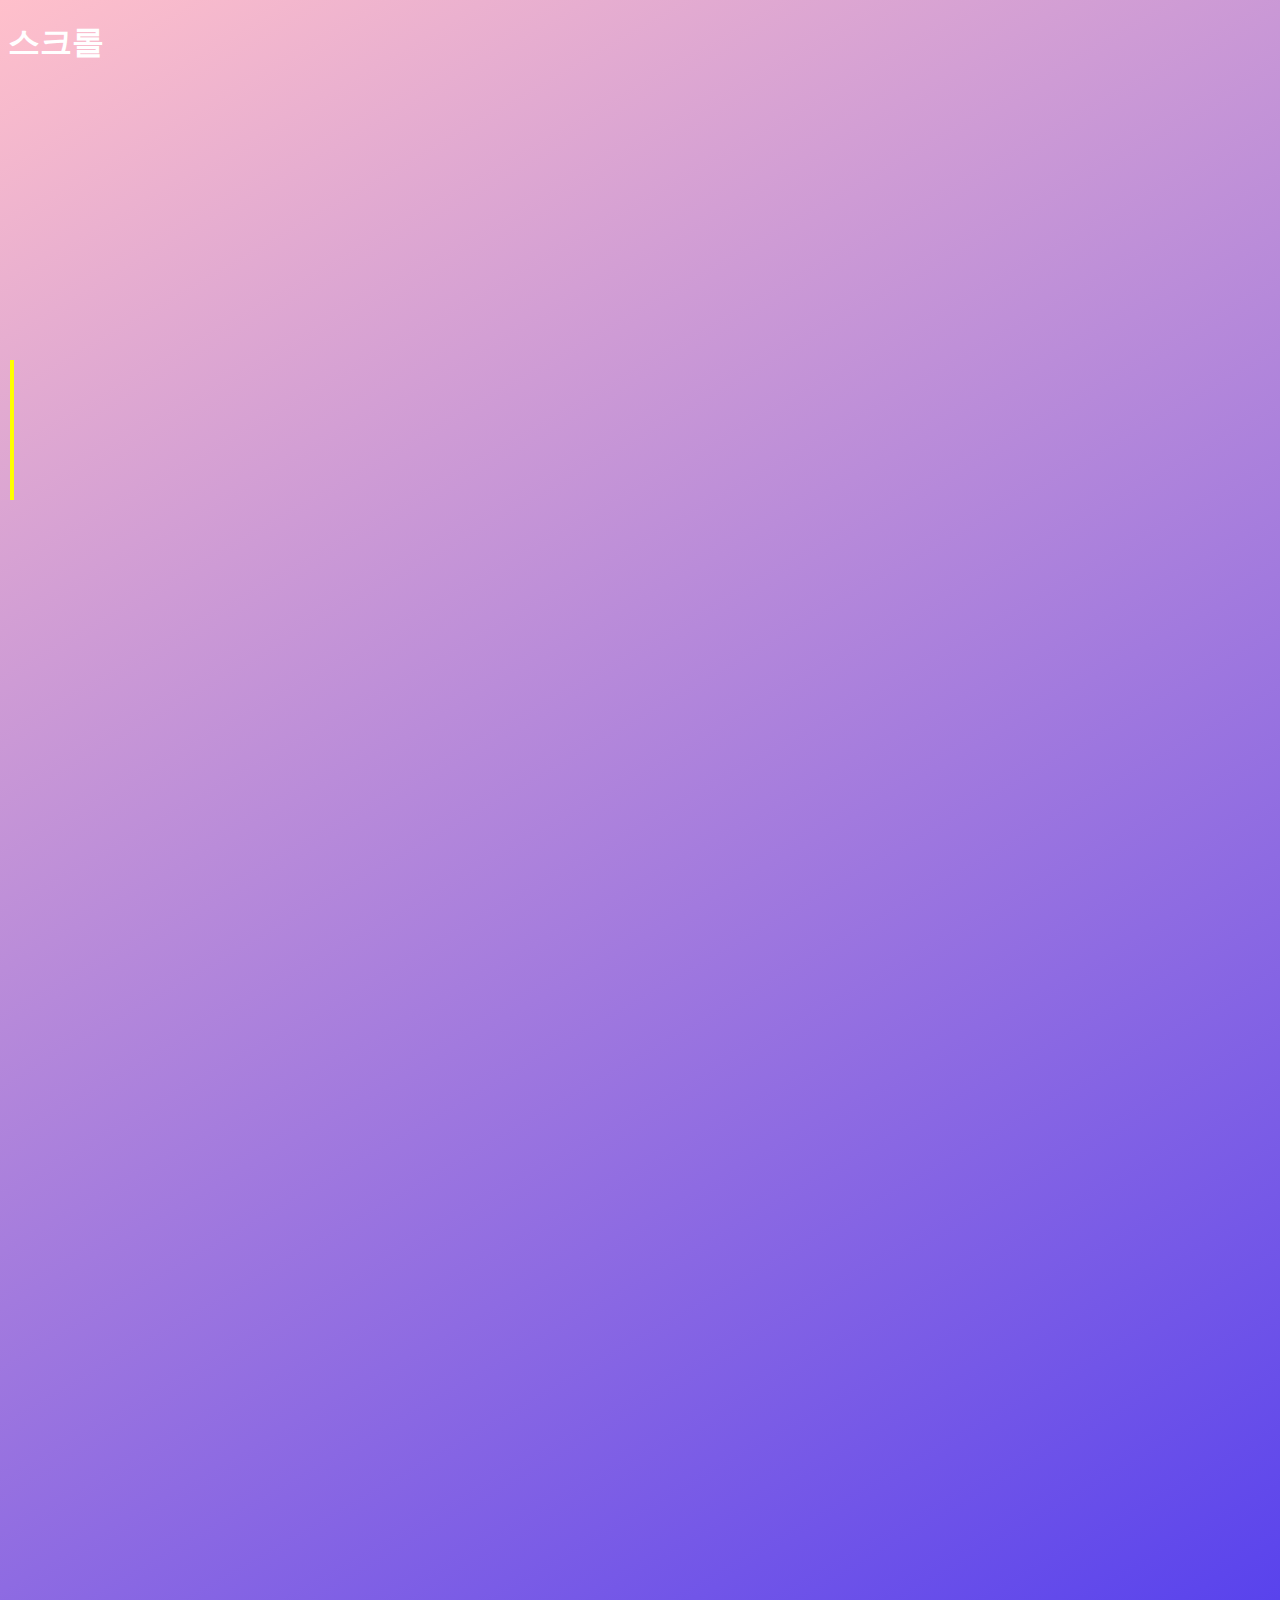
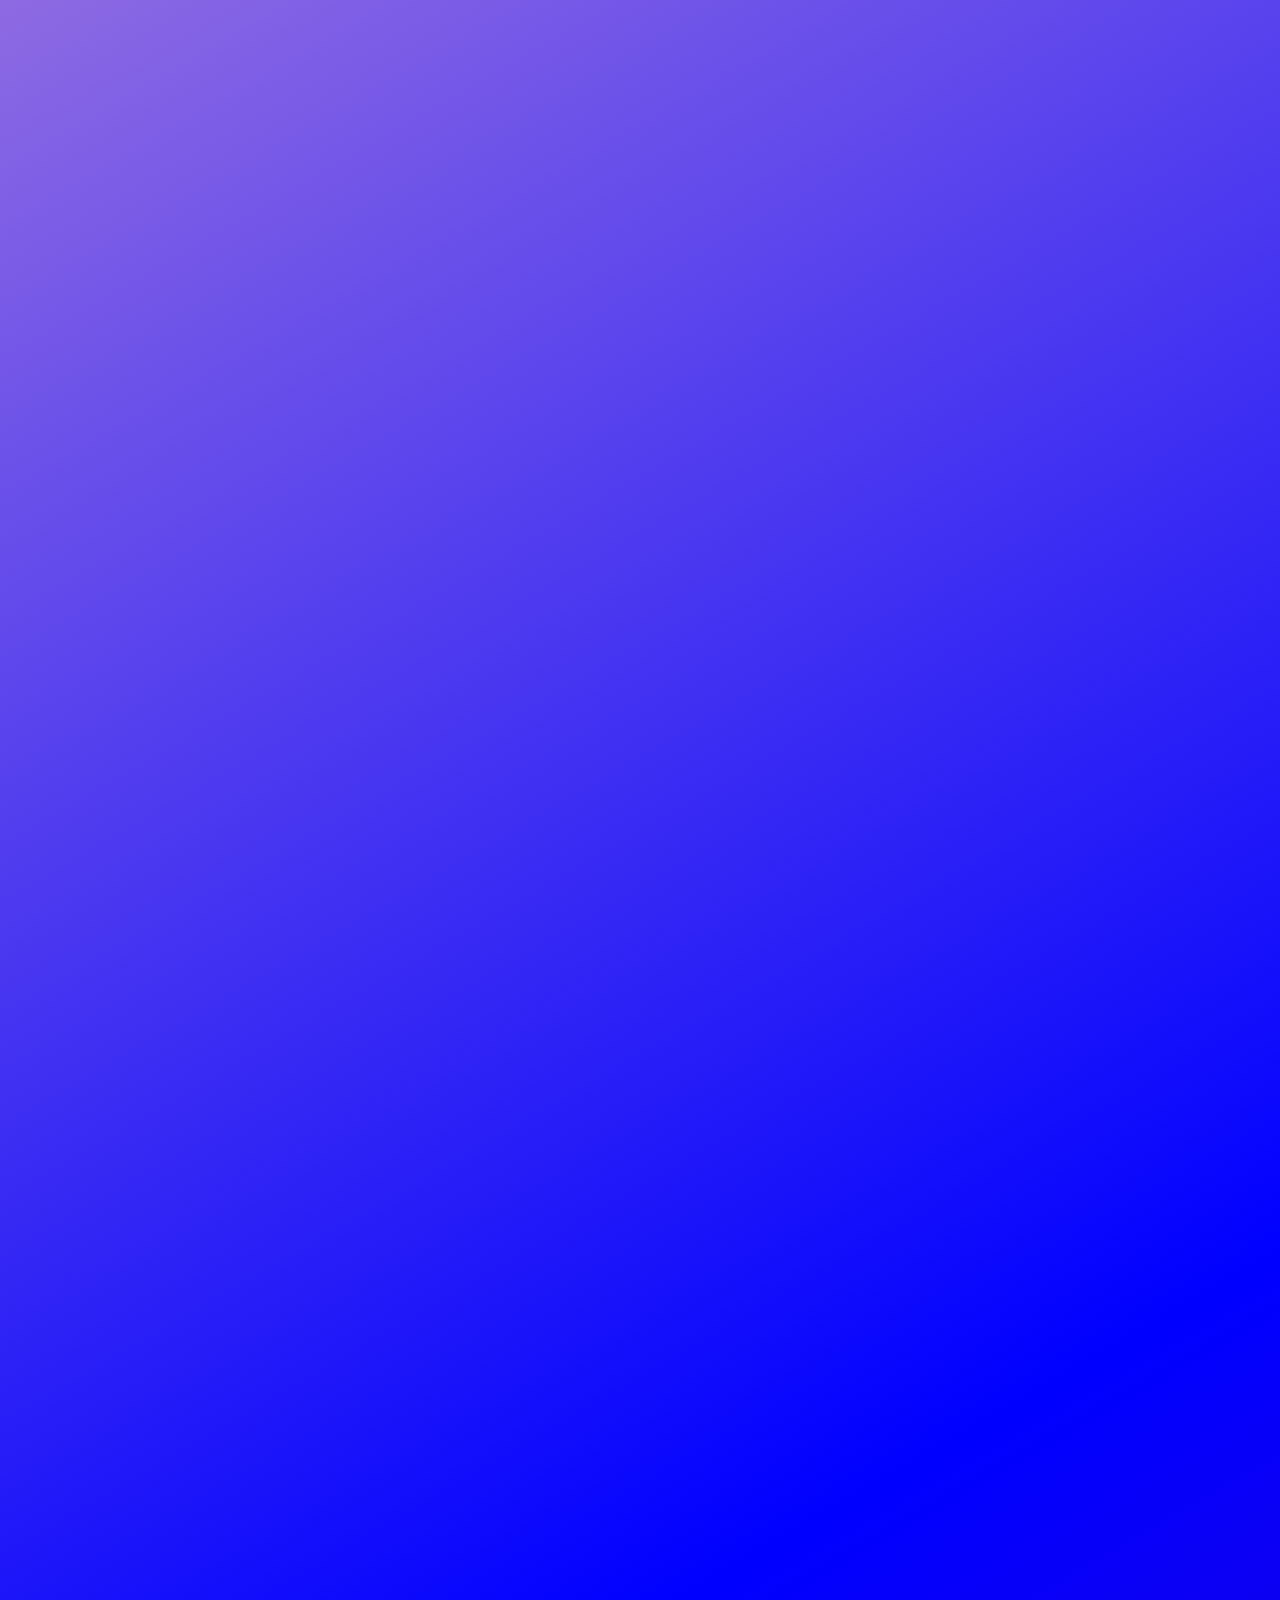
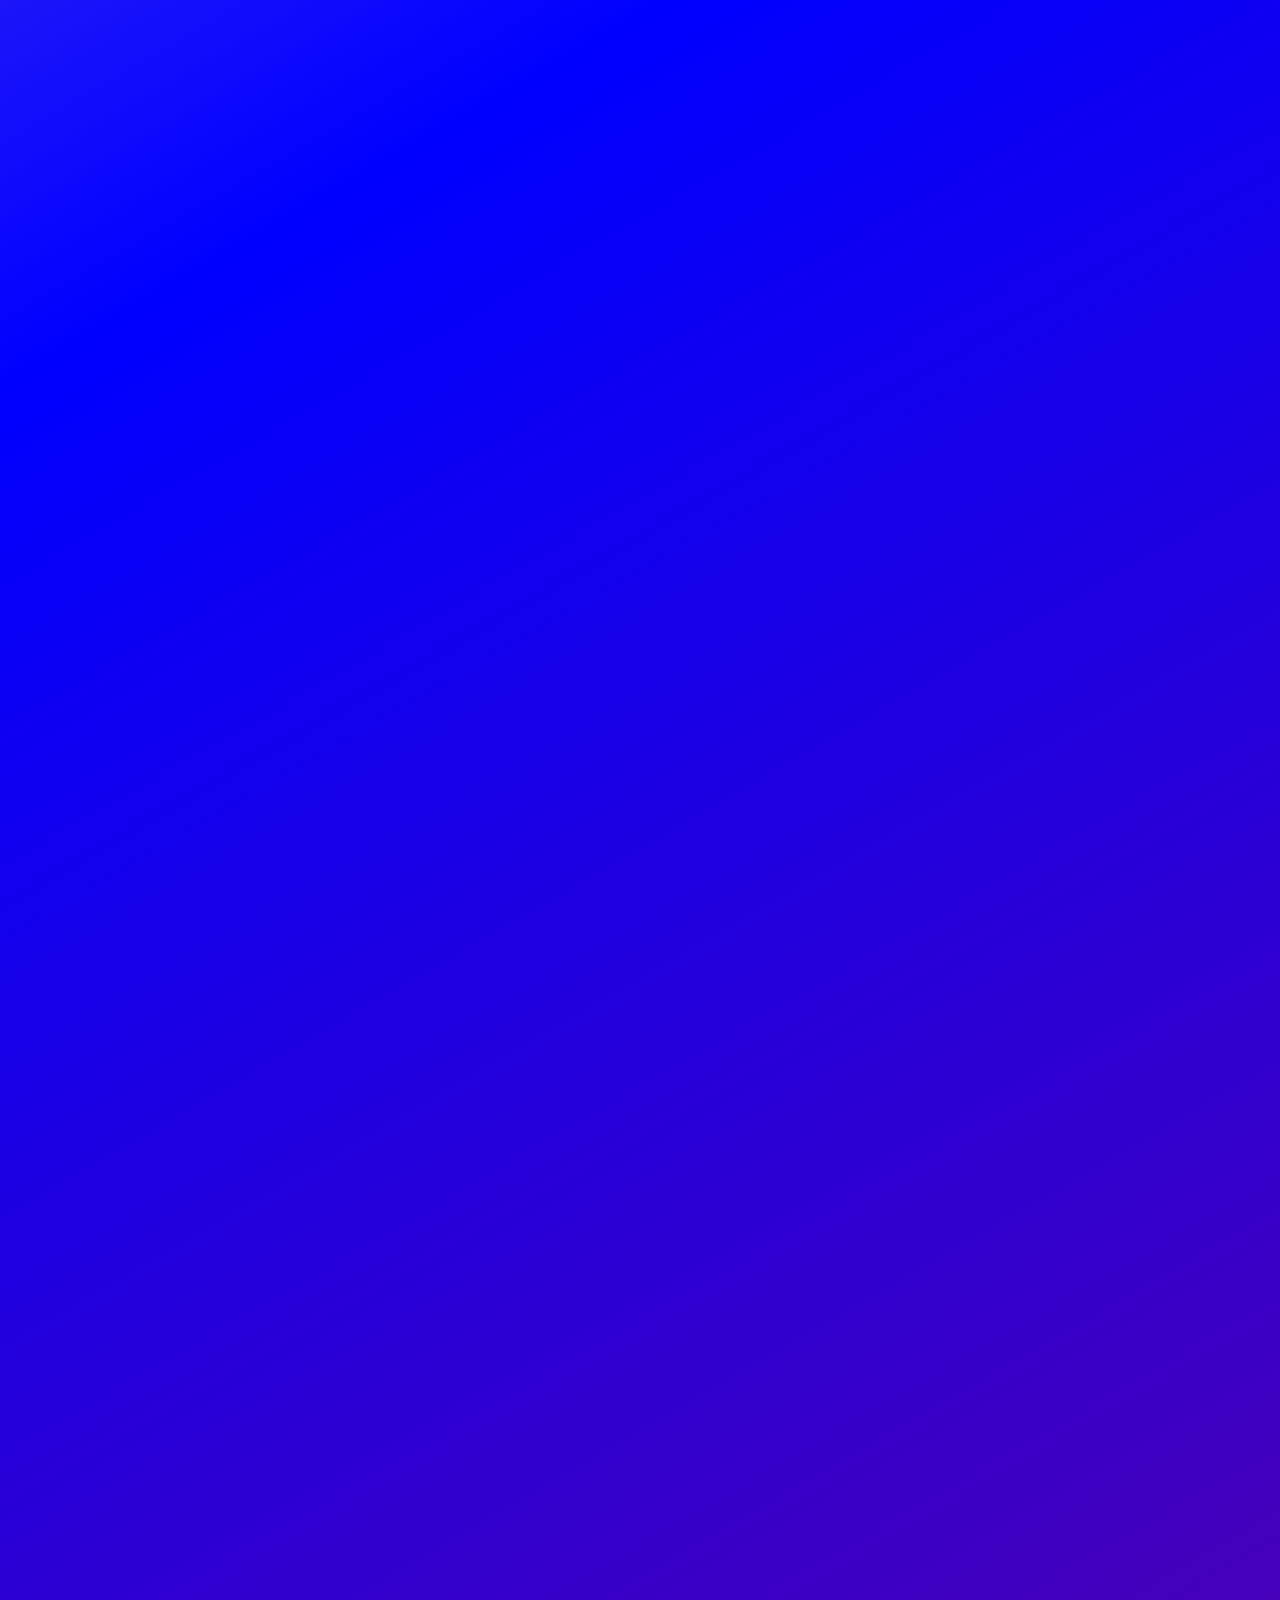
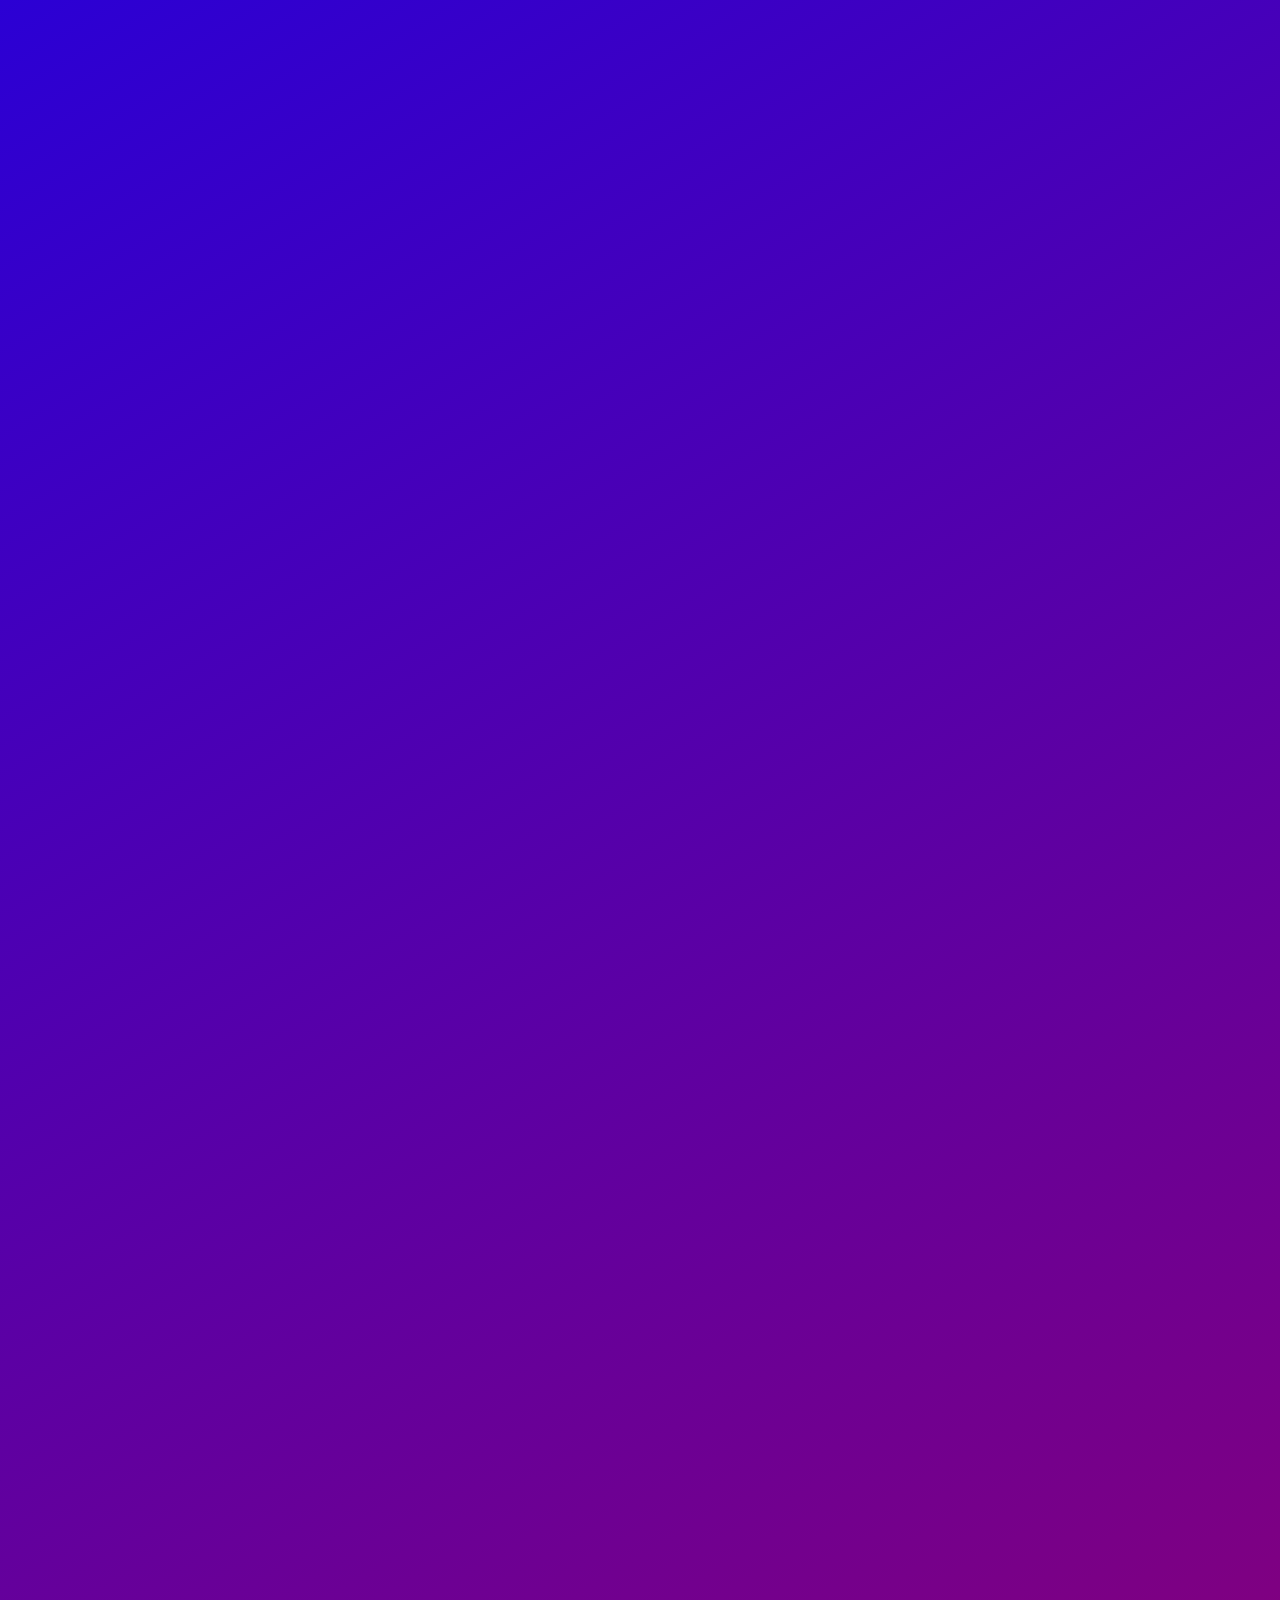
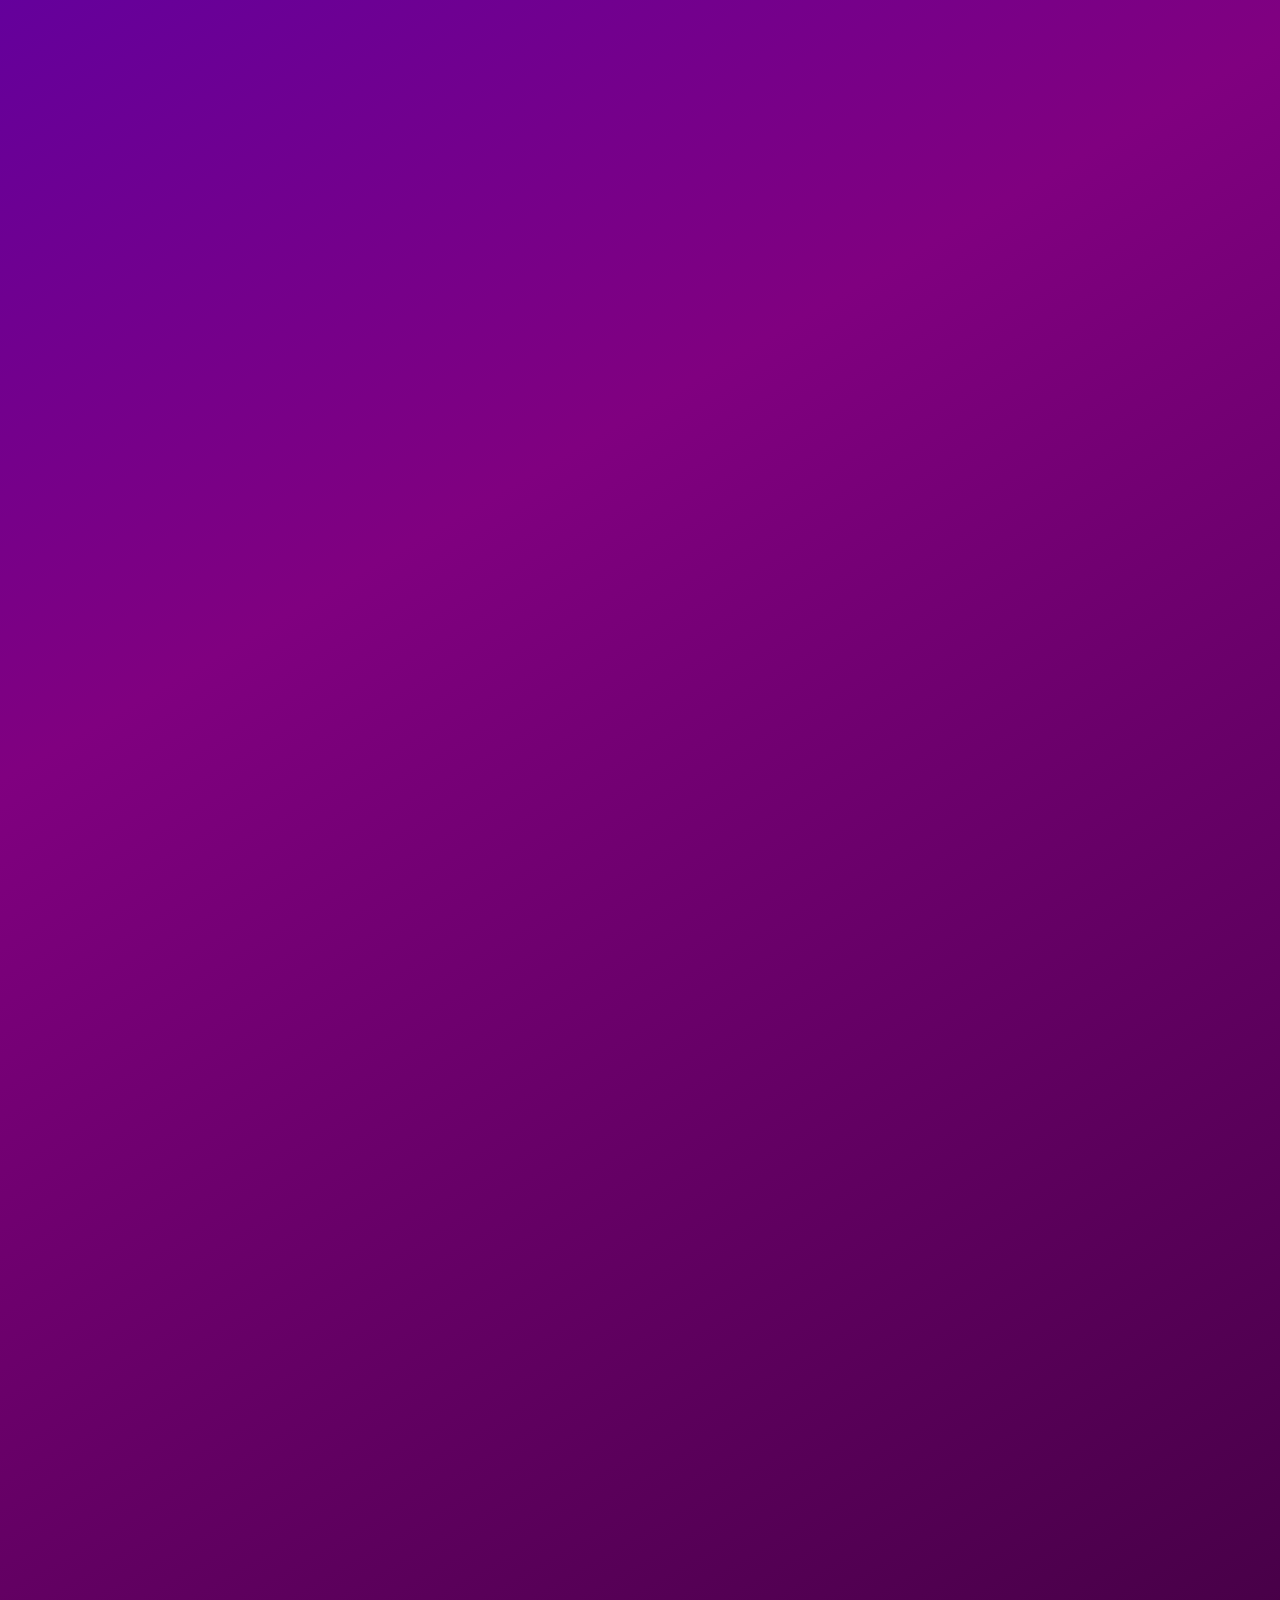
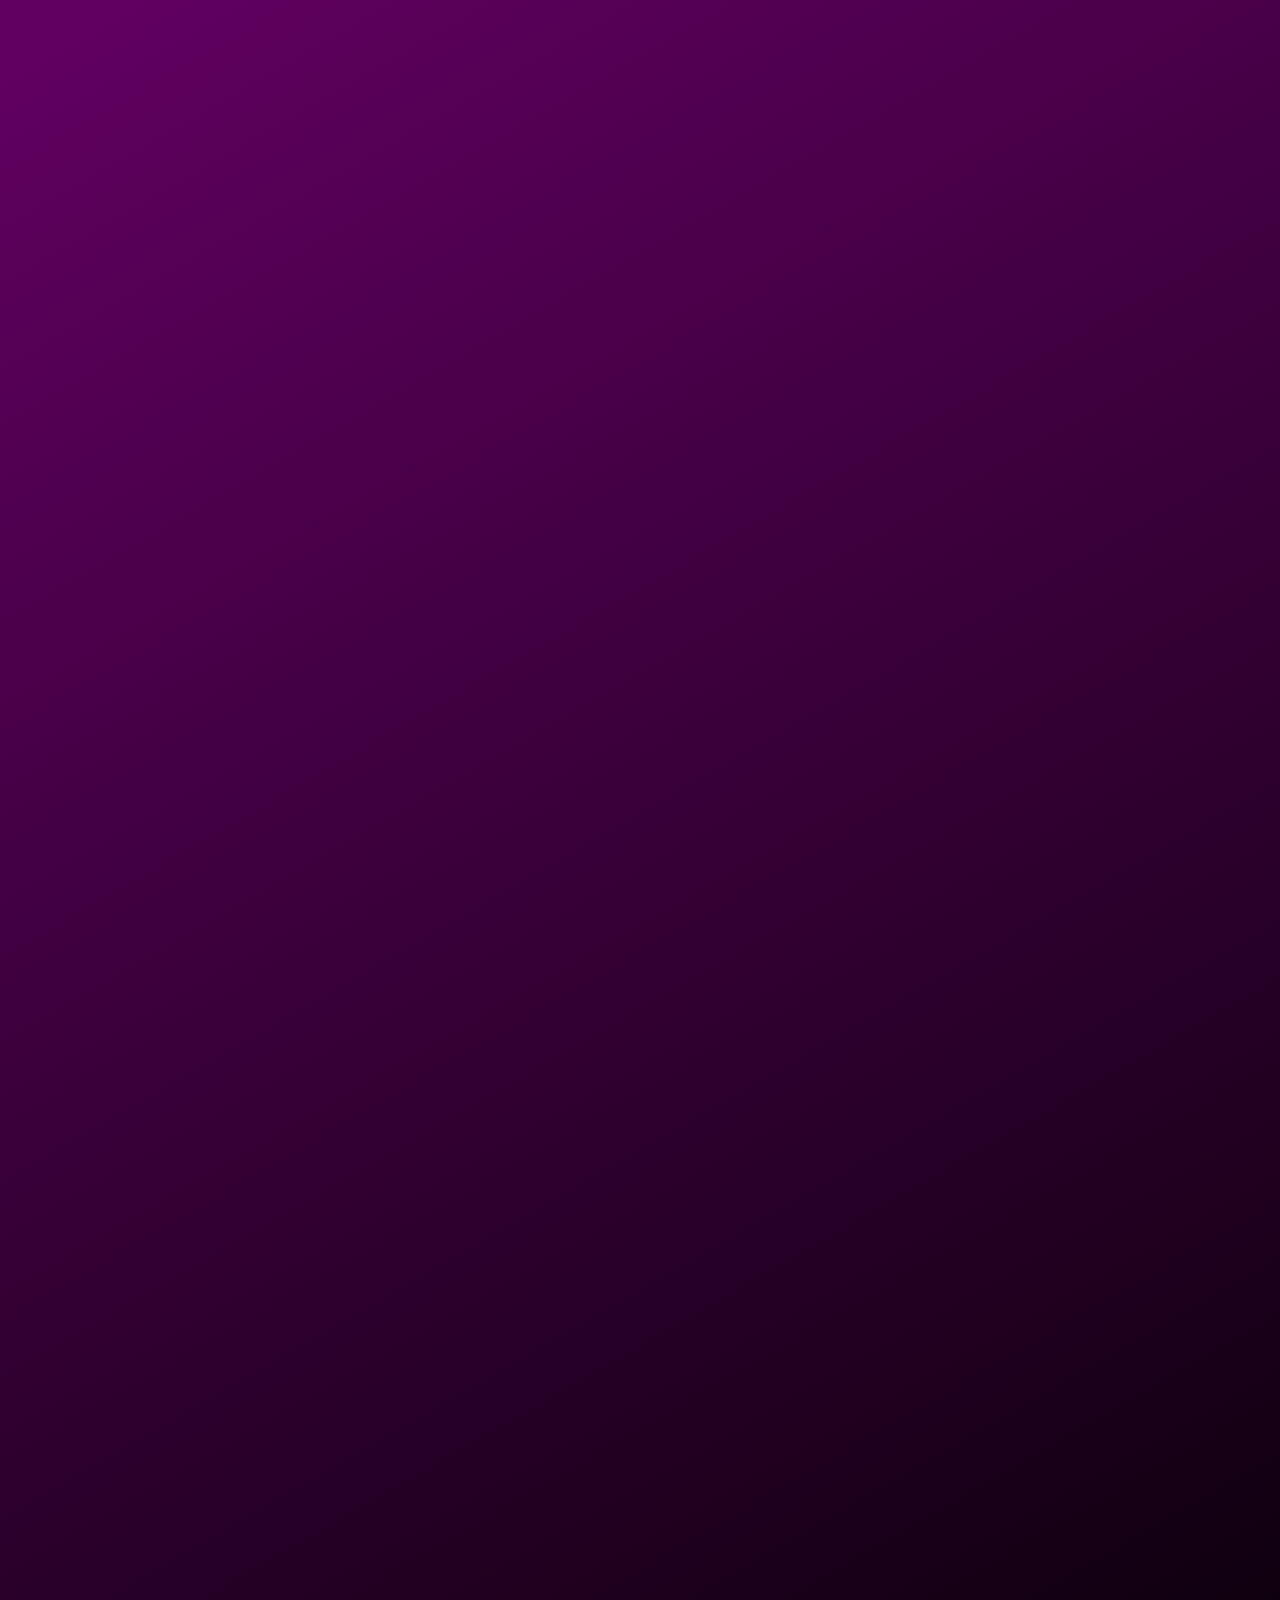
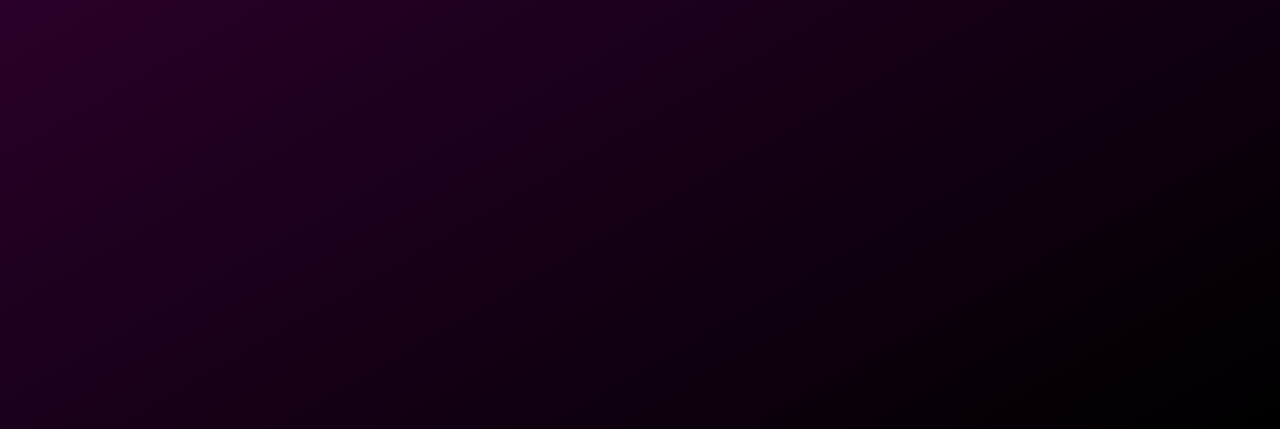
<file: parallax/progress_h.html>
<!DOCTYPE html>
<html lang="en">
<head>
    <meta charset="UTF-8">
    <meta http-equiv="X-UA-Compatible" content="IE=edge">
    <meta name="viewport" content="width=device-width, initial-scale=1.0">
    <title>스크롤 높이값 구하기</title>
    <style>
        body {
            height: 10000px;
            background: linear-gradient(150deg,pink,blue, purple, black);
        }

        h1 {
            color:#fff;

        }
        .progress {
            width: 4px;
            height: 140px;
            position: fixed;
            top: 40%;
            left: 10px;
background-color: #000;
z-index: 10;
        }
        .bar {
            position: absolute;
            width: 4px;
            height: 140px;
            top: 0;
            left: 0;
            background-color: yellow;
            z-index: 11;
        }
    </style>

    <script>
        let scrollTop = 0;
        let bar;

        window.onload = function(){
            bar = document.getElementsByClassName("bar")[0];
        }

        window.addEventListener("scroll", function(e){
            scrollTop = document.documentElement.scrollTop;
            // console.log(scrollTop);

            let per = Math.ceil(scrollTop / (document.body.scrollHeight - window.outerHeight) * 100);
            // console.log(per);

            bar.style.height = per + "%"
        }, false)
    </script>
</head>
<body>
    <h1>스크롤</h1>
    <div class="progress">
        <span class="bar">
        </span>
    </div>
</body>
</html>
</file>
<file: mouse/css/cursor.css>
body {
  background: #4197c9;
  overflow: hidden;
}

.cursorItem {
  position: absolute;
  top: 0;
  left: 0;
  z-index: 1000;
  pointer-events: none;
  mix-blend-mode: multiply; 
  opacity: .5;
}

.cursorItem .circle {
  position: fixed;
  display: block;
  width: 120px;
  height: 120px;
  margin: -60px 0 0 -60px;
  background: #a300a8;
  border-radius: 50%;
  transition: all .2s ease-in-out;
}

.gate-box {
  position: absolute;
  top: 40%;
  left: calc(50% - 200px);
  width: 400px;
}

.gate-box .top {
  border: 2px solid #fff;
  border-bottom: none;
  padding: 5px;
}

.gate-box .top p {
  text-align: center;
  color: #fff;
  font-size: 20px;
}

.gate-box p {
  font-size: 20px;
  color: #fff;
}

.gate-box .bottom {
  border: 2px solid #fff;
}

.gate-box .bottom .inner {
  display: grid;
  grid-template-columns: 1fr 1fr;
  grid-template-rows: 1fr;
}

.gate-box .bottom a {
  font-size: 20px;
  color: #fff;
  width: 100%;
  text-align: center;
  display: inline-block;
  text-decoration: none;
  padding: 20px 0;
  transition: all .3s ease;
  box-sizing: inherit;
}

.gate-box .bottom a:hover {
  background: #fff;
  color: #4197c9;
}

.gate-box .bottom #yes {
  border-right: 2px solid #fff;
}
</file>
<file: sample/css/interactive.css>
* {
  -webkit-box-sizing: border-box;
          box-sizing: border-box;
}

body {
  overflow-x: hidden;
}

main {
  position: relative;
}

main .progress {
  position: fixed;
  width: 100%;
  height: 2px;
  background-color: black;
  z-index: 10000;
}

main .progress .progressBar {
  position: fixed;
  width: 0%;
  background: #ffa600;
  height: 2px;
  z-index: 10001;
  -webkit-transition: width .1s ease;
  -o-transition: width .1s ease;
  transition: width .1s ease;
}

section {
  position: relative;
  width: 100%;
}

section.mainPage {
  background: -webkit-gradient(linear, left top, left bottom, from(#4b0220), to(#691c46));
  background: -o-linear-gradient(#4b0220, #691c46);
  background: linear-gradient(#4b0220, #691c46);
  padding-bottom: 50px;
}

section.mainPage h1.title {
  position: fixed;
  text-align: center;
  color: #fff;
  font-size: 2.7rem;
  padding-top: 20vh;
  width: 400px;
  left: calc(50% - 200px);
}

section.mainPage .imageWrap {
  height: 1100px;
  overflow-y: hidden;
}

section.mainPage .imageWrap .parallax_image {
  position: fixed;
  width: 100%;
  height: inherit;
  background-position: top center;
  background-size: auto 100%;
  background-repeat: no-repeat;
}

section.mainPage .imageWrap .parallax_image:nth-child(1) {
  background-image: url(../image/main_0.png);
}

section.mainPage .imageWrap .parallax_image:nth-child(2) {
  background-image: url(../image/main_1.png);
}

section.mainPage .imageWrap .parallax_image:nth-child(3) {
  background-image: url(../image/main_2.png);
}

section.mainPage .imageWrap .parallax_image:nth-child(4) {
  background-image: url(../image/main_3.png);
}

section.mainPage .imageWrap .parallax_image:nth-child(5) {
  background-image: url(../image/main_4.png);
}

section.mainPage .imageWrap .parallax_image:nth-child(6) {
  background-image: url(../image/main_5.png);
  background-size: cover;
}

section.subPage {
  background: -webkit-gradient(linear, left top, left bottom, from(#000), to(#691c46));
  background: -o-linear-gradient(#000, #691c46);
  background: linear-gradient(#000, #691c46);
}

section.subPage #parallax_6 {
  position: relative;
  background: url(../image/main_6.png) bottom center no-repeat;
  background-size: auto 1100px;
  height: 400px;
  width: 100%;
  top: -400px;
}

section.subPage .innerWrap {
  position: relative;
  margin: 0 auto;
  padding: 500px 0;
  width: 900px;
  height: 4500px;
}

@media only screen and (max-width: 768px) {
  section.subPage .innerWrap {
    width: 100%;
  }
}
</file>
